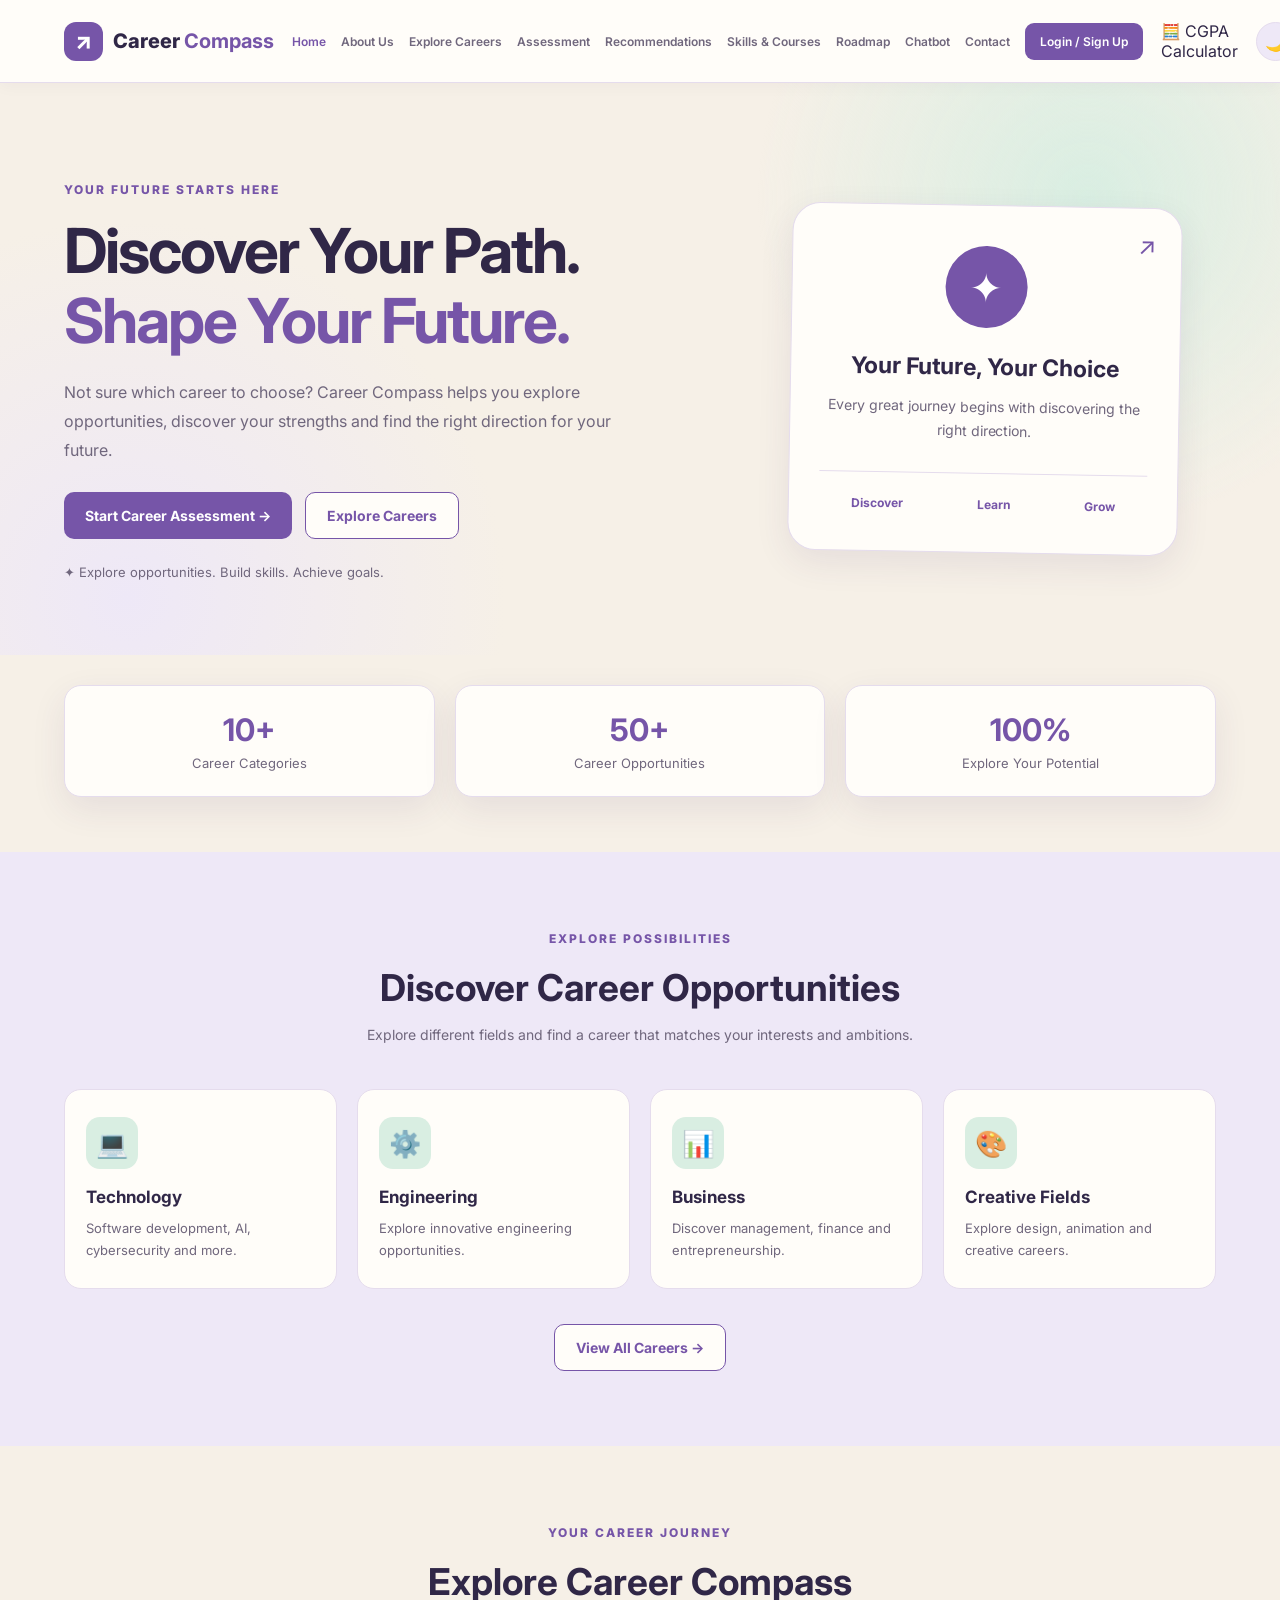
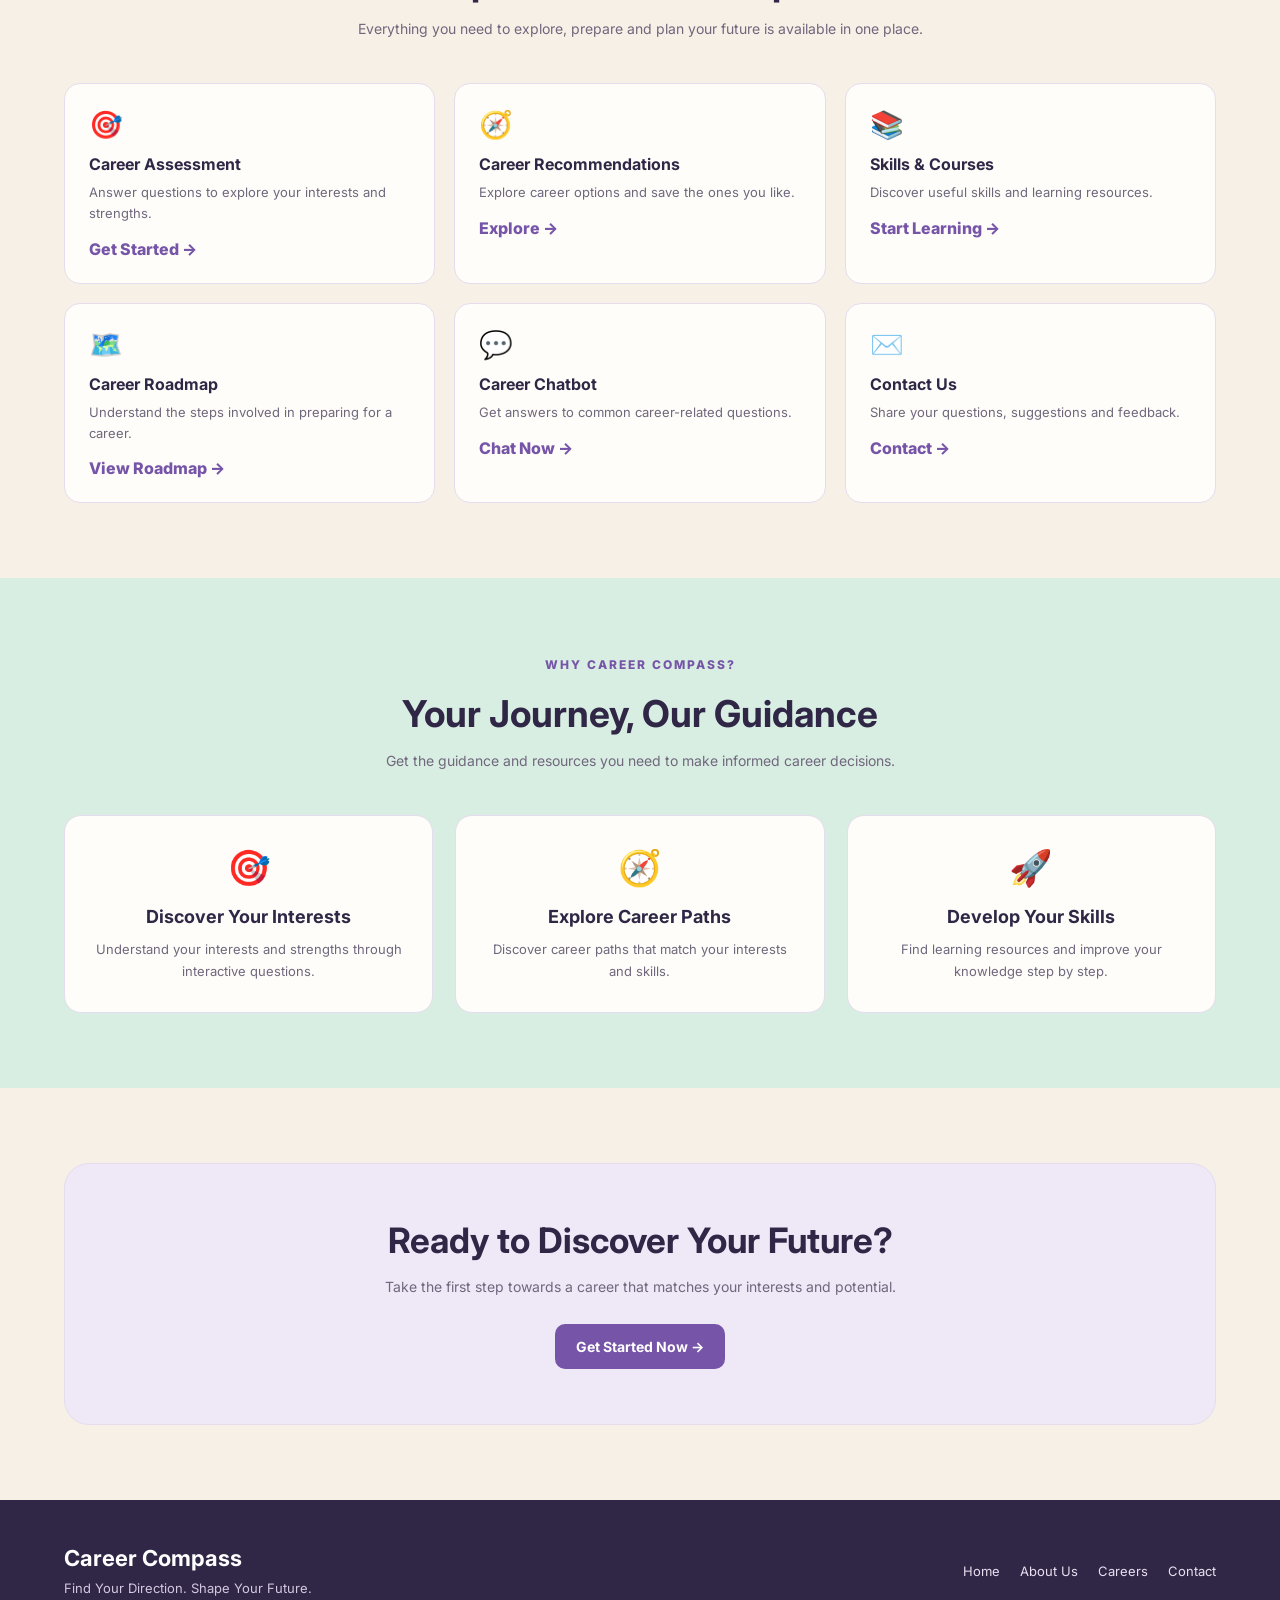
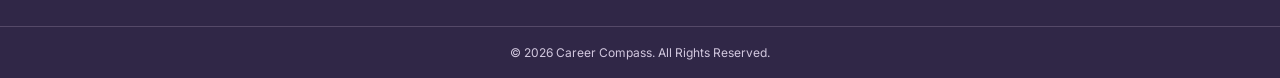
<file: index.html>
<!DOCTYPE html>
<html lang="en">
<head>
<meta charset="UTF-8">
<meta name="viewport" content="width=device-width, initial-scale=1.0">
<meta name="description" content="Career Compass helps students explore careers, discover strengths and plan their future.">

<title>Career Compass | Find Your Direction</title>

<link rel="preconnect" href="https://fonts.googleapis.com">
<link rel="preconnect" href="https://fonts.gstatic.com" crossorigin>
<link href="https://fonts.googleapis.com/css2?family=Inter:wght@400;500;600;700;800&display=swap" rel="stylesheet">

<style>
:root {
    --bg: #f6f0e7;
    --surface: #fffdf9;
    --surface-2: #eee8f7;
    --text: #302747;
    --muted: #70677d;
    --purple: #7655a8;
    --purple-dark: #573982;
    --mint: #d9eee2;
    --mint-dark: #a9d5bd;
    --border: #e5dced;
    --shadow: 0 12px 35px rgba(72, 48, 100, 0.09);
}

body.dark {
    --bg: #211c2d;
    --surface: #30283e;
    --surface-2: #40334f;
    --text: #f5efff;
    --muted: #c5b9d4;
    --purple: #c4a6ed;
    --purple-dark: #a986d9;
    --mint: #344d43;
    --mint-dark: #587d68;
    --border: #51435f;
    --shadow: 0 12px 35px rgba(0, 0, 0, 0.2);
}

* {
    margin: 0;
    padding: 0;
    box-sizing: border-box;
}

html {
    scroll-behavior: smooth;
}

body {
    font-family: 'Inter', sans-serif;
    background: var(--bg);
    color: var(--text);
    transition: background 0.3s, color 0.3s;
}

a {
    text-decoration: none;
    color: inherit;
}

button {
    font-family: inherit;
    cursor: pointer;
}

.container {
    width: min(1180px, 90%);
    margin: auto;
}

/* NAVIGATION */

.header {
    position: sticky;
    top: 0;
    z-index: 1000;
    background: var(--surface);
    border-bottom: 1px solid var(--border);
    box-shadow: 0 3px 15px rgba(50, 35, 70, 0.04);
}

.navbar {
    min-height: 82px;
    display: flex;
    align-items: center;
    justify-content: space-between;
    gap: 18px;
}

.logo {
    display: flex;
    align-items: center;
    gap: 10px;
    font-size: 20px;
    font-weight: 800;
    white-space: nowrap;
}

.logo strong {
    color: var(--purple);
}

.logo-icon {
    width: 39px;
    height: 39px;
    background: var(--purple);
    color: white;
    border-radius: 12px;
    display: grid;
    place-items: center;
    font-size: 23px;
}

.nav-links {
    display: flex;
    align-items: center;
    justify-content: center;
    gap: 15px;
}

.nav-links a {
    font-size: 12px;
    font-weight: 600;
    color: var(--muted);
    white-space: nowrap;
    transition: 0.2s;
}

.nav-links a:hover,
.nav-links a.active {
    color: var(--purple);
}

.nav-links .login-link {
    background: var(--purple);
    color: white;
    padding: 11px 15px;
    border-radius: 9px;
}

.nav-links .login-link:hover {
    background: var(--purple-dark);
    color: white;
}

.theme-toggle,
.menu-toggle {
    border: 1px solid var(--border);
    background: var(--surface-2);
    color: var(--text);
    width: 39px;
    height: 39px;
    border-radius: 50%;
    font-size: 18px;
    flex-shrink: 0;
}

.menu-toggle {
    display: none;
}

/* HERO SECTION */

.hero {
    padding: 95px 0 75px;
    background:
        radial-gradient(circle at 85% 20%, var(--mint) 0, transparent 28%),
        radial-gradient(circle at 10% 90%, var(--surface-2) 0, transparent 30%);
}

.hero-content {
    display: grid;
    grid-template-columns: 1.15fr 0.85fr;
    align-items: center;
    gap: 65px;
}

.tagline-label,
.section-label {
    display: inline-block;
    color: var(--purple);
    font-size: 12px;
    font-weight: 800;
    letter-spacing: 2px;
    margin-bottom: 19px;
}

.hero h1 {
    font-size: clamp(38px, 5vw, 62px);
    line-height: 1.13;
    letter-spacing: -2px;
    margin-bottom: 22px;
}

.hero h1 span {
    display: block;
    color: var(--purple);
}

.hero-text > p {
    color: var(--muted);
    font-size: 16px;
    line-height: 1.8;
    max-width: 590px;
    margin-bottom: 28px;
}

.hero-buttons {
    display: flex;
    flex-wrap: wrap;
    gap: 13px;
}

.btn {
    display: inline-flex;
    align-items: center;
    justify-content: center;
    padding: 14px 21px;
    border-radius: 10px;
    font-size: 14px;
    font-weight: 700;
    transition: 0.25s;
}

.primary-btn {
    background: var(--purple);
    color: white;
}

.primary-btn:hover {
    background: var(--purple-dark);
    transform: translateY(-3px);
}

.secondary-btn {
    background: var(--surface);
    border: 1px solid var(--purple);
    color: var(--purple);
}

.secondary-btn:hover {
    background: var(--surface-2);
    transform: translateY(-3px);
}

.hero-note {
    margin-top: 25px;
    color: var(--muted);
    font-size: 13px;
}

/* HERO VISUAL CARD */

.hero-visual {
    display: flex;
    justify-content: center;
}

.visual-card {
    position: relative;
    width: 100%;
    max-width: 390px;
    min-height: 340px;
    background: var(--surface);
    border: 1px solid var(--border);
    border-radius: 28px;
    padding: 40px 30px;
    text-align: center;
    box-shadow: var(--shadow);
    transform: rotate(1deg);
}

.visual-icon {
    width: 82px;
    height: 82px;
    display: grid;
    place-items: center;
    border-radius: 50%;
    background: var(--purple);
    color: white;
    font-size: 40px;
    margin: 0 auto 25px;
}

.visual-card h2 {
    font-size: 23px;
    margin-bottom: 14px;
}

.visual-card p {
    color: var(--muted);
    font-size: 14px;
    line-height: 1.7;
}

.visual-arrow {
    position: absolute;
    top: 22px;
    right: 25px;
    color: var(--purple);
    font-size: 24px;
}

.path-line {
    display: flex;
    justify-content: space-around;
    gap: 10px;
    border-top: 1px solid var(--border);
    margin-top: 30px;
    padding-top: 23px;
    color: var(--purple);
    font-size: 12px;
    font-weight: 700;
}

/* STATISTICS */

.statistics {
    display: grid;
    grid-template-columns: repeat(3, 1fr);
    gap: 20px;
    padding-top: 30px;
    padding-bottom: 55px;
}

.stat-card {
    background: var(--surface);
    border: 1px solid var(--border);
    border-radius: 17px;
    text-align: center;
    padding: 25px 15px;
    box-shadow: var(--shadow);
}

.stat-card h2 {
    color: var(--purple);
    font-size: 31px;
    margin-bottom: 7px;
}

.stat-card p {
    color: var(--muted);
    font-size: 13px;
}

/* COMMON SECTIONS */

.section-padding {
    padding: 75px 0;
}

.section-heading {
    text-align: center;
    max-width: 650px;
    margin: 0 auto 42px;
}

.section-heading h2 {
    font-size: clamp(27px, 4vw, 37px);
    margin-bottom: 13px;
}

.section-heading p {
    color: var(--muted);
    line-height: 1.7;
    font-size: 14px;
}

/* CAREER CATEGORIES */

.categories {
    background: var(--surface-2);
}

.category-grid {
    display: grid;
    grid-template-columns: repeat(4, 1fr);
    gap: 20px;
}

.category-card {
    background: var(--surface);
    padding: 27px 21px;
    border: 1px solid var(--border);
    border-radius: 17px;
    transition: 0.25s;
}

.category-card:hover {
    transform: translateY(-7px);
    box-shadow: var(--shadow);
}

.category-icon {
    width: 52px;
    height: 52px;
    display: grid;
    place-items: center;
    border-radius: 14px;
    background: var(--mint);
    font-size: 26px;
    margin-bottom: 18px;
}

.category-card h3 {
    font-size: 17px;
    margin-bottom: 10px;
}

.category-card p {
    color: var(--muted);
    font-size: 13px;
    line-height: 1.7;
}

.center-button {
    text-align: center;
    margin-top: 35px;
}

/* WEBSITE QUICK ACCESS */

.quick-section {
    background: var(--bg);
}

.quick-grid {
    display: grid;
    grid-template-columns: repeat(3, 1fr);
    gap: 19px;
}

.quick-card {
    display: block;
    padding: 24px;
    background: var(--surface);
    border: 1px solid var(--border);
    border-radius: 16px;
    transition: 0.25s;
}

.quick-card:hover {
    transform: translateY(-5px);
    box-shadow: var(--shadow);
    border-color: var(--purple);
}

.quick-icon {
    font-size: 27px;
    margin-bottom: 13px;
}

.quick-card h3 {
    font-size: 16px;
    margin-bottom: 8px;
}

.quick-card p {
    color: var(--muted);
    font-size: 13px;
    line-height: 1.6;
}

.quick-card .arrow {
    display: inline-block;
    color: var(--purple);
    font-weight: 800;
    margin-top: 15px;
}

/* WHY CHOOSE US */

.why-section {
    background: var(--mint);
}

.feature-grid {
    display: grid;
    grid-template-columns: repeat(3, 1fr);
    gap: 22px;
}

.feature-card {
    background: var(--surface);
    border-radius: 17px;
    padding: 30px 25px;
    text-align: center;
    border: 1px solid var(--border);
}

.feature-card > span {
    font-size: 35px;
}

.feature-card h3 {
    margin: 17px 0 11px;
    font-size: 18px;
}

.feature-card p {
    color: var(--muted);
    font-size: 13px;
    line-height: 1.7;
}

/* CALL TO ACTION */

.cta-section {
    margin-top: 75px;
    margin-bottom: 75px;
    padding: 55px 25px;
    text-align: center;
    background: var(--surface-2);
    border: 1px solid var(--border);
    border-radius: 25px;
}

.cta-section h2 {
    font-size: clamp(25px, 4vw, 35px);
    margin-bottom: 14px;
}

.cta-section p {
    color: var(--muted);
    margin-bottom: 25px;
    line-height: 1.7;
    font-size: 14px;
}

.cta-btn {
    background: var(--purple);
    color: white;
}

.cta-btn:hover {
    background: var(--purple-dark);
    transform: translateY(-3px);
}

/* FOOTER */

.footer {
    background: #302747;
    color: #fff;
    padding: 45px 0 18px;
}

.footer-content {
    display: flex;
    justify-content: space-between;
    align-items: center;
    gap: 25px;
    padding-bottom: 30px;
}

.footer h2 {
    font-size: 22px;
    margin-bottom: 9px;
}

.footer p {
    color: #d2c8df;
    font-size: 13px;
}

.footer-links {
    display: flex;
    flex-wrap: wrap;
    gap: 20px;
}

.footer-links a {
    color: #e8e0f0;
    font-size: 13px;
}

.footer-links a:hover {
    color: #c9a9f1;
}

.copyright {
    border-top: 1px solid #554968;
    padding-top: 18px;
    text-align: center;
    color: #d2c8df;
    font-size: 12px;
}

/* RESPONSIVE DESIGN */

@media (max-width: 1050px) {
    .navbar {
        flex-wrap: wrap;
        padding: 15px 0;
    }

    .menu-toggle {
        display: block;
        margin-left: auto;
    }

    .nav-links {
        display: none;
        order: 4;
        width: 100%;
        flex-direction: column;
        align-items: stretch;
        gap: 0;
        padding: 10px 0;
    }

    .nav-links.show {
        display: flex;
    }

    .nav-links a {
        font-size: 14px;
        padding: 12px;
        border-bottom: 1px solid var(--border);
    }

    .nav-links .login-link {
        margin-top: 8px;
        text-align: center;
    }

    .theme-toggle {
        order: 3;
    }

    .hero-content {
        gap: 30px;
    }

    .category-grid {
        grid-template-columns: repeat(2, 1fr);
    }
}

@media (max-width: 700px) {
    .hero {
        padding: 65px 0 45px;
    }

    .hero-content {
        grid-template-columns: 1fr;
        text-align: center;
    }

    .hero-text > p {
        margin-left: auto;
        margin-right: auto;
    }

    .hero-buttons {
        justify-content: center;
    }

    .hero-visual {
        margin-top: 15px;
    }

    .visual-card {
        max-width: 360px;
    }

    .statistics {
        grid-template-columns: 1fr;
        gap: 13px;
    }

    .category-grid,
    .quick-grid,
    .feature-grid {
        grid-template-columns: 1fr;
    }

    .section-padding {
        padding: 55px 0;
    }

    .footer-content {
        flex-direction: column;
        align-items: flex-start;
    }

    .footer-links {
        gap: 15px;
    }

    .cta-section {
        margin-top: 50px;
        margin-bottom: 50px;
    }
}
</style>
</head>

<body>

<!-- NAVIGATION BAR -->
<header class="header">
    <nav class="navbar container">

        <a href="index.html" class="logo">
            <span class="logo-icon">↗</span>
            <span>Career <strong>Compass</strong></span>
         </a>

        <button class="menu-toggle" id="menuToggle"
                aria-label="Open navigation menu"
                aria-expanded="false">
            ☰
        </button>

        <div class="nav-links" id="navLinks">
            <a href="index.html" class="active">Home</a>
            <a href="about.html">About Us</a>
            <a href="career.html">Explore Careers</a>
            <a href="assessment.html">Assessment</a>
            <a href="recommendations.html">Recommendations</a>
            <a href="skills.html">Skills & Courses</a>
            <a href="roadmap.html">Roadmap</a>
            <a href="chatbot.html">Chatbot</a>
            <a href="contact.html">Contact</a>
            <a href="login.html" class="login-link">Login / Sign Up</a>
        </div>

         <a href="calculator.html" class="cgpa-float">🧮 CGPA Calculator</a>

        <button class="theme-toggle" id="themeToggle"
                aria-label="Switch to dark mode"
                title="Change theme">
            🌙
        </button>
    </nav>
</header>


<main>

    <!-- HERO SECTION -->
    <section class="hero">
        <div class="container hero-content">

            <div class="hero-text">

                <span class="tagline-label">
                    YOUR FUTURE STARTS HERE
                </span>

                <h1>
                    Discover Your Path.
                    <span>Shape Your Future.</span>
                </h1>

                <p>
                    Not sure which career to choose?
                    Career Compass helps you explore opportunities,
                    discover your strengths and find the right
                    direction for your future.
                </p>

                <div class="hero-buttons">
                    <a href="assessment.html" class="btn primary-btn">
                        Start Career Assessment →
                    </a>

                    <a href="career.html" class="btn secondary-btn">
                        Explore Careers
                    </a>
                </div>

                <div class="hero-note">
                    ✦ Explore opportunities. Build skills. Achieve goals.
                </div>

            </div>

            <div class="hero-visual">
                <div class="visual-card">

                    <div class="visual-icon">✦</div>

                    <h2>Your Future, Your Choice</h2>

                    <p>
                        Every great journey begins with
                        discovering the right direction.
                    </p>

                    <div class="path-line">
                        <span>Discover</span>
                        <span>Learn</span>
                        <span>Grow</span>
                    </div>

                    <div class="visual-arrow">↗</div>

                </div>
            </div>

        </div>
    </section>


    <!-- STATISTICS -->
    <section class="statistics container">

        <div class="stat-card">
            <h2>10+</h2>
            <p>Career Categories</p>
        </div>

        <div class="stat-card">
            <h2>50+</h2>
            <p>Career Opportunities</p>
        </div>

        <div class="stat-card">
            <h2>100%</h2>
            <p>Explore Your Potential</p>
        </div>

    </section>


    <!-- CAREER CATEGORIES -->
    <section class="categories section-padding">
        <div class="container">

            <div class="section-heading">
                <span class="section-label">EXPLORE POSSIBILITIES</span>
                <h2>Discover Career Opportunities</h2>
                <p>
                    Explore different fields and find a career
                    that matches your interests and ambitions.
                </p>
            </div>

            <div class="category-grid">

                <a href="career.html" class="category-card">
                    <div class="category-icon">💻</div>
                    <h3>Technology</h3>
                    <p>Software development, AI, cybersecurity and more.</p>
                </a>

                <a href="career.html" class="category-card">
                    <div class="category-icon">⚙️</div>
                    <h3>Engineering</h3>
                    <p>Explore innovative engineering opportunities.</p>
                </a>

                <a href="career.html" class="category-card">
                    <div class="category-icon">📊</div>
                    <h3>Business</h3>
                    <p>Discover management, finance and entrepreneurship.</p>
                </a>

                <a href="career.html" class="category-card">
                    <div class="category-icon">🎨</div>
                    <h3>Creative Fields</h3>
                    <p>Explore design, animation and creative careers.</p>
                </a>

            </div>

            <div class="center-button">
                <a href="career.html" class="btn secondary-btn">
                    View All Careers →
                </a>
            </div>

        </div>
    </section>


    <!-- QUICK ACCESS TO WEBSITE PAGES -->
    <section class="quick-section section-padding">
        <div class="container">

            <div class="section-heading">
                <span class="section-label">YOUR CAREER JOURNEY</span>
                <h2>Explore Career Compass</h2>
                <p>
                    Everything you need to explore, prepare and plan
                    your future is available in one place.
                </p>
            </div>

            <div class="quick-grid">

                <a href="assessment.html" class="quick-card">
                    <div class="quick-icon">🎯</div>
                    <h3>Career Assessment</h3>
                    <p>Answer questions to explore your interests and strengths.</p>
                    <span class="arrow">Get Started →</span>
                </a>

                <a href="recommendations.html" class="quick-card">
                    <div class="quick-icon">🧭</div>
                    <h3>Career Recommendations</h3>
                    <p>Explore career options and save the ones you like.</p>
                    <span class="arrow">Explore →</span>
                </a>

                <a href="skills.html" class="quick-card">
                    <div class="quick-icon">📚</div>
                    <h3>Skills & Courses</h3>
                    <p>Discover useful skills and learning resources.</p>
                    <span class="arrow">Start Learning →</span>
                </a>

                <a href="roadmap.html" class="quick-card">
                    <div class="quick-icon">🗺️</div>
                    <h3>Career Roadmap</h3>
                    <p>Understand the steps involved in preparing for a career.</p>
                    <span class="arrow">View Roadmap →</span>
                </a>

                <a href="chatbot.html" class="quick-card">
                    <div class="quick-icon">💬</div>
                    <h3>Career Chatbot</h3>
                    <p>Get answers to common career-related questions.</p>
                    <span class="arrow">Chat Now →</span>
                </a>

                <a href="contact.html" class="quick-card">
                    <div class="quick-icon">✉️</div>
                    <h3>Contact Us</h3>
                    <p>Share your questions, suggestions and feedback.</p>
                    <span class="arrow">Contact →</span>
                </a>

            </div>

        </div>
    </section>


    <!-- WHY CHOOSE US -->
    <section class="why-section section-padding">
        <div class="container">

            <div class="section-heading">
                <span class="section-label">WHY CAREER COMPASS?</span>
                <h2>Your Journey, Our Guidance</h2>
                <p>
                    Get the guidance and resources you need
                    to make informed career decisions.
                </p>
            </div>

            <div class="feature-grid">

                <div class="feature-card">
                    <span>🎯</span>
                    <h3>Discover Your Interests</h3>
                    <p>
                        Understand your interests and strengths
                        through interactive questions.
                    </p>
                </div>

                <div class="feature-card">
                    <span>🧭</span>
                    <h3>Explore Career Paths</h3>
                    <p>
                        Discover career paths that match
                        your interests and skills.
                    </p>
                </div>

                <div class="feature-card">
                    <span>🚀</span>
                    <h3>Develop Your Skills</h3>
                    <p>
                        Find learning resources and improve
                        your knowledge step by step.
                    </p>
                </div>

            </div>

        </div>
    </section>


    <!-- CALL TO ACTION -->
    <section class="cta-section container">

        <h2>Ready to Discover Your Future?</h2>

        <p>
            Take the first step towards a career
            that matches your interests and potential.
        </p>

        <a href="assessment.html" class="btn cta-btn">
            Get Started Now →
        </a>

    </section>

</main>


<!-- FOOTER -->
<footer class="footer">

    <div class="container footer-content">

        <div>
            <h2>Career Compass</h2>
            <p>Find Your Direction. Shape Your Future.</p>
        </div>

        <div class="footer-links">
            <a href="index.html">Home</a>
            <a href="about.html">About Us</a>
            <a href="career.html">Careers</a>
            <a href="contact.html">Contact</a>
        </div>

    </div>

    <div class="copyright">
        © <span id="currentYear"></span> Career Compass.
        All Rights Reserved.
    </div>

</footer>


<script>
// MOBILE NAVIGATION

const menuToggle = document.getElementById("menuToggle");
const navLinks = document.getElementById("navLinks");

menuToggle.addEventListener("click", function () {
    navLinks.classList.toggle("show");

    const isOpen = navLinks.classList.contains("show");

    menuToggle.setAttribute("aria-expanded", isOpen);
    menuToggle.textContent = isOpen ? "✕" : "☰";
});

// CLOSE MOBILE MENU AFTER CLICKING A LINK

document.querySelectorAll(".nav-links a").forEach(function(link) {
    link.addEventListener("click", function() {
        navLinks.classList.remove("show");
        menuToggle.setAttribute("aria-expanded", "false");
        menuToggle.textContent = "☰";
    });
});

// DARK AND LIGHT MODE

const themeToggle = document.getElementById("themeToggle");

function updateThemeButton() {
    const isDark = document.body.classList.contains("dark");

    themeToggle.textContent = isDark ? "☀️" : "🌙";

    themeToggle.setAttribute(
        "aria-label",
        isDark ? "Switch to light mode" : "Switch to dark mode"
    );
}

// Load previously selected theme

if (localStorage.getItem("careerCompassTheme") === "dark") {
    document.body.classList.add("dark");
}

updateThemeButton();

// Change theme when clicked

themeToggle.addEventListener("click", function() {
    document.body.classList.toggle("dark");

    const currentTheme =
        document.body.classList.contains("dark") ? "dark" : "light";

    localStorage.setItem("careerCompassTheme", currentTheme);

    updateThemeButton();
});

// AUTOMATIC CURRENT YEAR

document.getElementById("currentYear").textContent =
    new Date().getFullYear();

</script>

</body>
</html>
</file>
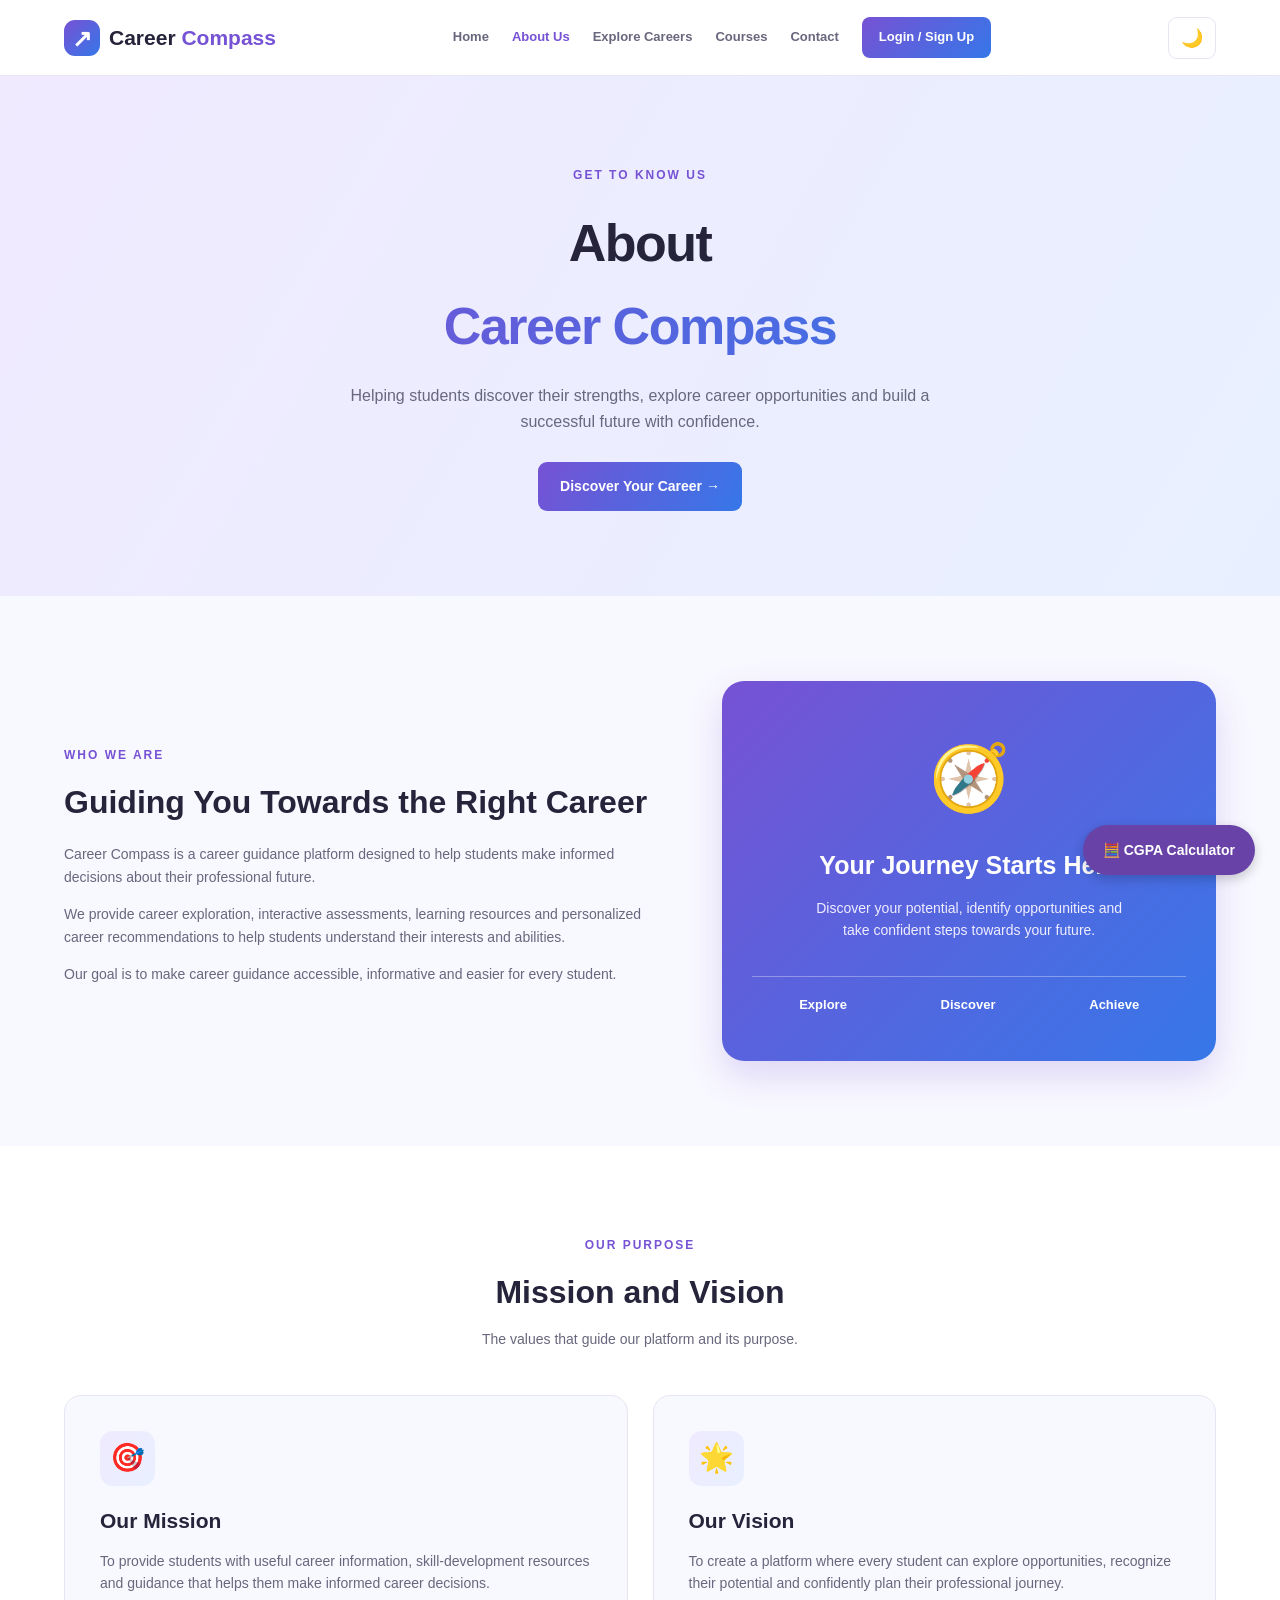
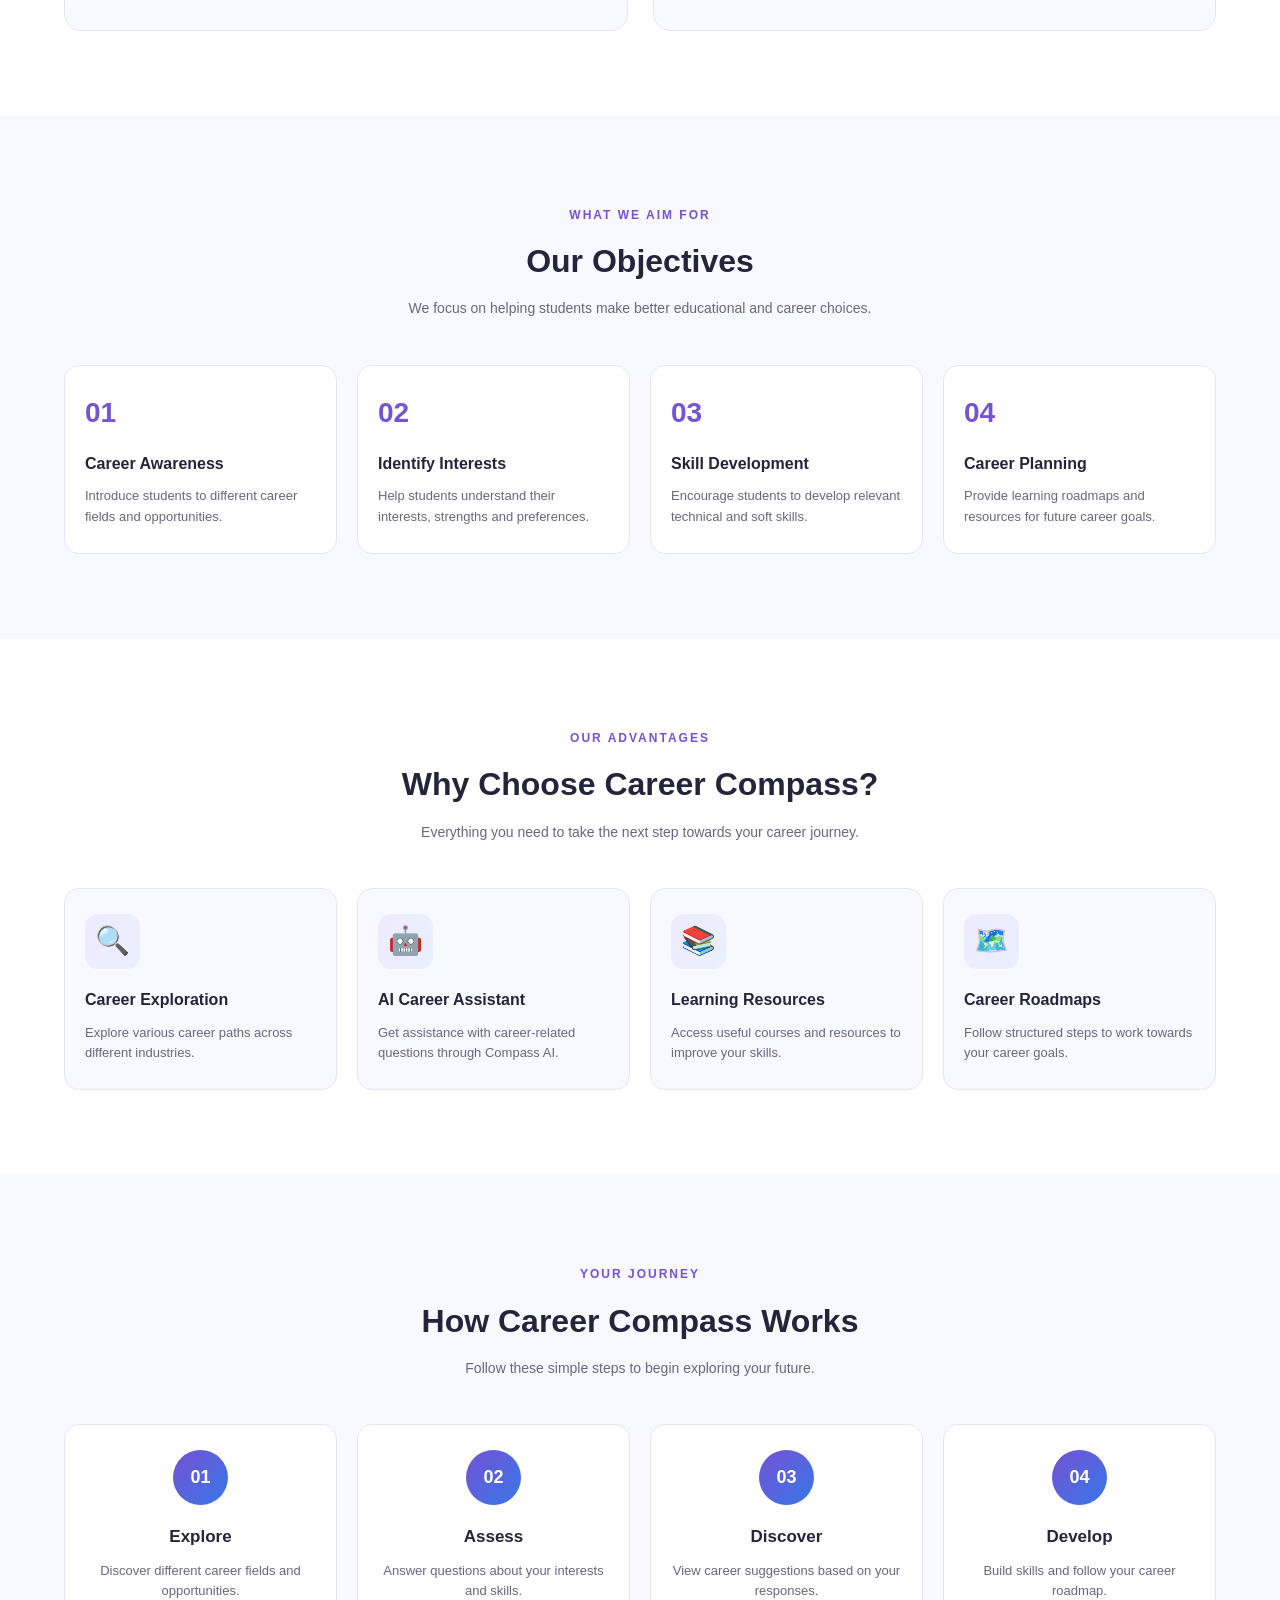
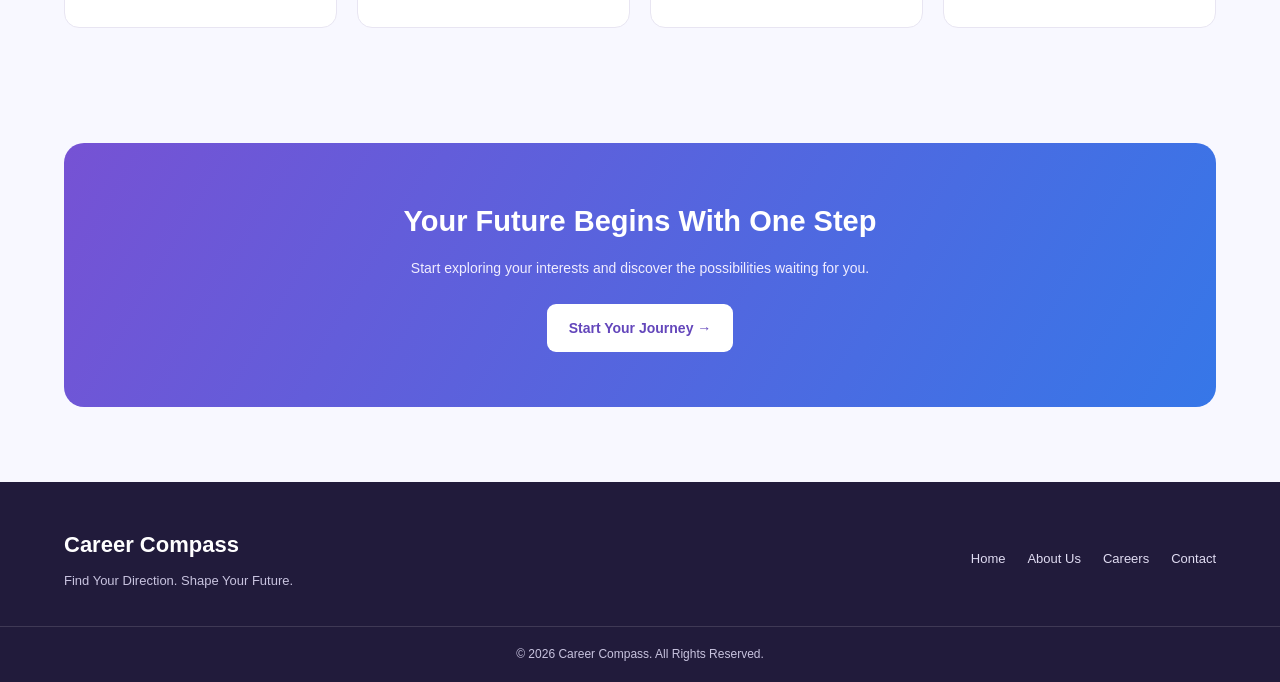
<file: about.html>
<!DOCTYPE html>
<html lang="en">

<head>
    <meta charset="UTF-8">
    <meta name="viewport" content="width=device-width, initial-scale=1.0">

    <title>About Us | Career Compass</title>

    <link rel="stylesheet" href="style.css">
</head>

<body>

    <!-- NAVIGATION BAR -->
    <header class="header">
        <nav class="navbar container">

            <a href="index.html" class="logo">
                <span class="logo-icon">↗</span>
                <span>Career <strong>Compass</strong></span>
            </a>

            <button class="menu-toggle" id="menuToggle"
                    aria-label="Open navigation menu"
                    aria-expanded="false">
                ☰
            </button>

            <div class="nav-links" id="navLinks">
                <a href="index.html">Home</a>
                <a href="about.html" class="active">About Us</a>
                <a href="career.html">Explore Careers</a>
                <a href="skills.html">Courses</a>
                <a href="contact.html">Contact</a>
                <a href="login.html" class="login-link">Login / Sign Up</a>
            </div>

            <a href="calculator.html" class="cgpa-float">🧮 CGPA Calculator</a>

            <button class="theme-toggle" id="themeToggle"
                    aria-label="Switch to dark mode">
                🌙
            </button>

        </nav>
    </header>


    <main>

        <!-- ABOUT HERO SECTION -->
        <section class="about-hero">

            <div class="container about-hero-content">

                <span class="section-label">GET TO KNOW US</span>

                <h1>
                    About <span>Career Compass</span>
                </h1>

                <p>
                    Helping students discover their strengths,
                    explore career opportunities and build
                    a successful future with confidence.
                </p>

                <a href="assessment.html" class="btn primary-btn">
                    Discover Your Career →
                </a>

            </div>

        </section>


        <!-- ABOUT INTRODUCTION -->
        <section class="about-intro section-padding">

            <div class="container about-intro-grid">

                <div class="about-intro-text">

                    <span class="section-label">WHO WE ARE</span>

                    <h2>
                        Guiding You Towards the Right Career
                    </h2>

                    <p>
                        Career Compass is a career guidance platform
                        designed to help students make informed
                        decisions about their professional future.
                    </p>

                    <p>
                        We provide career exploration, interactive
                        assessments, learning resources and
                        personalized career recommendations
                        to help students understand their
                        interests and abilities.
                    </p>

                    <p>
                        Our goal is to make career guidance
                        accessible, informative and easier
                        for every student.
                    </p>

                </div>


                <div class="about-highlight">

                    <div class="highlight-symbol">🧭</div>

                    <h2>Your Journey Starts Here</h2>

                    <p>
                        Discover your potential, identify
                        opportunities and take confident
                        steps towards your future.
                    </p>

                    <div class="highlight-bottom">
                        <span>Explore</span>
                        <span>Discover</span>
                        <span>Achieve</span>
                    </div>

                </div>

            </div>

        </section>


        <!-- MISSION AND VISION -->
        <section class="mission-section section-padding">

            <div class="container">

                <div class="section-heading">
                    <span class="section-label">OUR PURPOSE</span>
                    <h2>Mission and Vision</h2>
                    <p>
                        The values that guide our platform
                        and its purpose.
                    </p>
                </div>


                <div class="mission-grid">

                    <div class="mission-card">

                        <div class="about-card-icon">🎯</div>

                        <h3>Our Mission</h3>

                        <p>
                            To provide students with useful career
                            information, skill-development resources
                            and guidance that helps them make
                            informed career decisions.
                        </p>

                    </div>


                    <div class="mission-card">

                        <div class="about-card-icon">🌟</div>

                        <h3>Our Vision</h3>

                        <p>
                            To create a platform where every student
                            can explore opportunities, recognize
                            their potential and confidently plan
                            their professional journey.
                        </p>

                    </div>

                </div>

            </div>

        </section>


        <!-- OBJECTIVES -->
        <section class="objectives-section section-padding">

            <div class="container">

                <div class="section-heading">

                    <span class="section-label">WHAT WE AIM FOR</span>

                    <h2>Our Objectives</h2>

                    <p>
                        We focus on helping students make
                        better educational and career choices.
                    </p>

                </div>


                <div class="objectives-grid">

                    <div class="objective-card">
                        <span>01</span>
                        <h3>Career Awareness</h3>
                        <p>
                            Introduce students to different
                            career fields and opportunities.
                        </p>
                    </div>

                    <div class="objective-card">
                        <span>02</span>
                        <h3>Identify Interests</h3>
                        <p>
                            Help students understand their
                            interests, strengths and preferences.
                        </p>
                    </div>

                    <div class="objective-card">
                        <span>03</span>
                        <h3>Skill Development</h3>
                        <p>
                            Encourage students to develop
                            relevant technical and soft skills.
                        </p>
                    </div>

                    <div class="objective-card">
                        <span>04</span>
                        <h3>Career Planning</h3>
                        <p>
                            Provide learning roadmaps and
                            resources for future career goals.
                        </p>
                    </div>

                </div>

            </div>

        </section>


        <!-- WHY CHOOSE US -->
        <section class="choose-section section-padding">

            <div class="container">

                <div class="section-heading">

                    <span class="section-label">OUR ADVANTAGES</span>

                    <h2>Why Choose Career Compass?</h2>

                    <p>
                        Everything you need to take the next
                        step towards your career journey.
                    </p>

                </div>


                <div class="choose-grid">

                    <div class="choose-card">
                        <div class="about-card-icon">🔍</div>
                        <h3>Career Exploration</h3>
                        <p>
                            Explore various career paths
                            across different industries.
                        </p>
                    </div>

                    <div class="choose-card">
                        <div class="about-card-icon">🤖</div>
                        <h3>AI Career Assistant</h3>
                        <p>
                            Get assistance with career-related
                            questions through Compass AI.
                        </p>
                    </div>

                    <div class="choose-card">
                        <div class="about-card-icon">📚</div>
                        <h3>Learning Resources</h3>
                        <p>
                            Access useful courses and
                            resources to improve your skills.
                        </p>
                    </div>

                    <div class="choose-card">
                        <div class="about-card-icon">🗺️</div>
                        <h3>Career Roadmaps</h3>
                        <p>
                            Follow structured steps to
                            work towards your career goals.
                        </p>
                    </div>

                </div>

            </div>

        </section>


        <!-- HOW IT WORKS -->
        <section class="how-section section-padding">

            <div class="container">

                <div class="section-heading">

                    <span class="section-label">YOUR JOURNEY</span>

                    <h2>How Career Compass Works</h2>

                    <p>
                        Follow these simple steps to begin
                        exploring your future.
                    </p>

                </div>


                <div class="steps-grid">

                    <div class="step-card">
                        <div class="step-number">01</div>
                        <h3>Explore</h3>
                        <p>
                            Discover different career
                            fields and opportunities.
                        </p>
                    </div>

                    <div class="step-card">
                        <div class="step-number">02</div>
                        <h3>Assess</h3>
                        <p>
                            Answer questions about your
                            interests and skills.
                        </p>
                    </div>

                    <div class="step-card">
                        <div class="step-number">03</div>
                        <h3>Discover</h3>
                        <p>
                            View career suggestions
                            based on your responses.
                        </p>
                    </div>

                    <div class="step-card">
                        <div class="step-number">04</div>
                        <h3>Develop</h3>
                        <p>
                            Build skills and follow
                            your career roadmap.
                        </p>
                    </div>

                </div>

            </div>

        </section>


        <!-- CALL TO ACTION -->
        <section class="about-cta container">

            <h2>Your Future Begins With One Step</h2>

            <p>
                Start exploring your interests and discover
                the possibilities waiting for you.
            </p>

            <a href="assessment.html" class="btn cta-btn">
                Start Your Journey →
            </a>

        </section>

    </main>


    <!-- FOOTER -->
    <footer class="footer">

        <div class="container footer-content">

            <div>
                <h2>Career Compass</h2>
                <p>Find Your Direction. Shape Your Future.</p>
            </div>

            <div class="footer-links">
                <a href="index.html">Home</a>
                <a href="about.html">About Us</a>
                <a href="careers.html">Careers</a>
                <a href="contact.html">Contact</a>
            </div>

        </div>

        <div class="copyright">
            © <span id="currentYear"></span> Career Compass.
            All Rights Reserved.
        </div>

    </footer>


    <script src="script.js"></script>

</body>
</html>
</file>
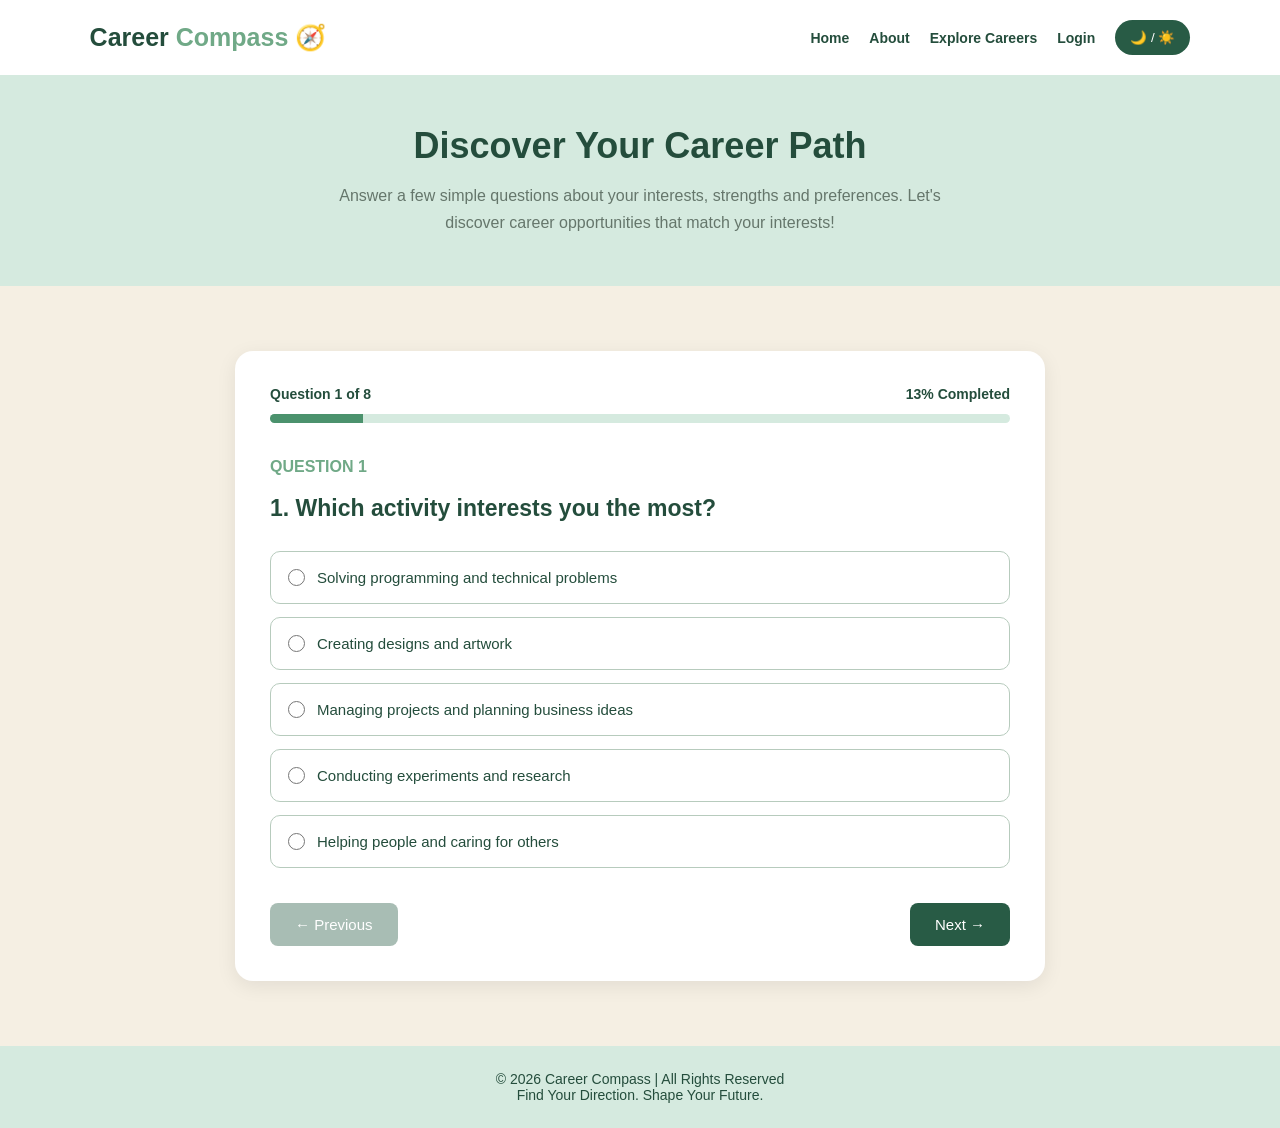
<file: assessment.html>
<!DOCTYPE html>
<html lang="en">
<head>
<meta charset="UTF-8">
<meta name="viewport" content="width=device-width, initial-scale=1.0">
<title>Career Assessment | Career Compass</title>

<style>
* {
    margin: 0;
    padding: 0;
    box-sizing: border-box;
    font-family: Arial, sans-serif;
}

:root {
    --bg: #f5efe3;
    --card: #ffffff;
    --text: #244d3c;
    --green: #285b45;
    --mint: #d5eadf;
    --muted: #65766b;
    --border: #b7cbbd;
}

body.dark {
    --bg: #172a22;
    --card: #263d32;
    --text: #edf5ee;
    --green: #9bcbb0;
    --mint: #395b49;
    --muted: #c0cec3;
    --border: #567363;
}

body {
    background: var(--bg);
    color: var(--text);
    transition: 0.3s;
}

/* HEADER */

header {
    display: flex;
    justify-content: space-between;
    align-items: center;
    padding: 20px 7%;
    background: var(--card);
    flex-wrap: wrap;
    gap: 15px;
}

.logo {
    font-size: 25px;
    font-weight: bold;
}

.logo span {
    color: #70a987;
}

nav {
    display: flex;
    align-items: center;
    gap: 20px;
    flex-wrap: wrap;
}

nav a {
    text-decoration: none;
    color: var(--text);
    font-weight: bold;
    font-size: 14px;
}

nav a:hover {
    color: #70a987;
}

.theme-btn {
    padding: 10px 15px;
    border: none;
    border-radius: 20px;
    background: var(--green);
    color: white;
    cursor: pointer;
}

/* HERO */

.hero {
    background: var(--mint);
    text-align: center;
    padding: 50px 20px;
}

.hero h1 {
    font-size: 36px;
    margin-bottom: 15px;
}

.hero p {
    max-width: 650px;
    margin: auto;
    line-height: 1.7;
    color: var(--muted);
}

/* MAIN CONTAINER */

.main-container {
    max-width: 850px;
    margin: 45px auto;
    padding: 20px;
}

.assessment-box {
    background: var(--card);
    padding: 35px;
    border-radius: 18px;
    box-shadow: 0 5px 20px rgba(0,0,0,0.08);
}

/* PROGRESS BAR */

.progress-info {
    display: flex;
    justify-content: space-between;
    margin-bottom: 12px;
    font-size: 14px;
    font-weight: bold;
}

.progress-bar {
    width: 100%;
    height: 9px;
    background: var(--mint);
    border-radius: 20px;
    overflow: hidden;
    margin-bottom: 35px;
}

.progress {
    width: 0%;
    height: 100%;
    background: #4b926d;
    transition: 0.3s;
}

/* QUESTIONS */

.question-number {
    color: #70a987;
    font-weight: bold;
    margin-bottom: 15px;
}

.question-title {
    font-size: 23px;
    margin-bottom: 25px;
    line-height: 1.5;
}

.options {
    display: flex;
    flex-direction: column;
    gap: 13px;
}

.option {
    padding: 17px;
    border: 1px solid var(--border);
    border-radius: 10px;
    cursor: pointer;
    transition: 0.2s;
    display: flex;
    align-items: center;
    gap: 12px;
}

.option:hover {
    background: var(--mint);
}

.option.selected {
    background: var(--mint);
    border: 2px solid #4b926d;
}

.option input {
    accent-color: #285b45;
    width: 17px;
    height: 17px;
}

.option span {
    font-size: 15px;
}

/* BUTTONS */

.button-group {
    display: flex;
    justify-content: space-between;
    margin-top: 35px;
    gap: 15px;
}

.action-btn {
    padding: 13px 25px;
    border: none;
    border-radius: 8px;
    background: var(--green);
    color: white;
    font-size: 15px;
    cursor: pointer;
}

.action-btn:disabled {
    opacity: 0.4;
    cursor: not-allowed;
}

.action-btn:hover:not(:disabled) {
    opacity: 0.85;
}

.error {
    color: #d9534f;
    margin-top: 15px;
    font-size: 14px;
}

/* RESULT SECTION */

#resultSection {
    display: none;
    text-align: center;
}

.result-icon {
    font-size: 65px;
    margin-bottom: 15px;
}

#resultSection h2 {
    font-size: 28px;
    margin-bottom: 15px;
}

.result-description {
    line-height: 1.7;
    color: var(--muted);
    margin-bottom: 25px;
}

.result-card {
    background: var(--mint);
    padding: 22px;
    border-radius: 12px;
    margin-bottom: 15px;
    text-align: left;
}

.result-card h3 {
    margin-bottom: 10px;
}

.result-card p {
    line-height: 1.6;
    color: var(--muted);
    font-size: 14px;
}

.score {
    display: inline-block;
    background: var(--green);
    color: white;
    padding: 7px 13px;
    border-radius: 20px;
    margin-bottom: 12px;
    font-size: 13px;
}

.result-actions {
    display: flex;
    justify-content: center;
    gap: 15px;
    flex-wrap: wrap;
    margin-top: 25px;
}

footer {
    background: var(--mint);
    padding: 25px;
    text-align: center;
    font-size: 14px;
}

/* RESPONSIVE */

@media(max-width: 600px) {

    header {
        flex-direction: column;
    }

    nav {
        justify-content: center;
    }

    .hero h1 {
        font-size: 28px;
    }

    .assessment-box {
        padding: 22px;
    }

    .question-title {
        font-size: 19px;
    }

    .option {
        padding: 14px;
    }

    .button-group {
        flex-wrap: wrap;
    }

    .action-btn {
        padding: 12px 18px;
    }
}
</style>
</head>

<body>

<!-- HEADER -->

<header>

    <div class="logo">
        Career <span>Compass</span> 🧭
    </div>

    <nav>
        <a href="index.html">Home</a>
        <a href="about.html">About</a>
        <a href="career.html">Explore Careers</a>
        <a href="login.html">Login</a>

        <button class="theme-btn" onclick="toggleTheme()">
            🌙 / ☀️
        </button>
    </nav>

</header>

<!-- HERO SECTION -->

<section class="hero">

    <h1>Discover Your Career Path </h1>

    <p>
        Answer a few simple questions about your interests,
        strengths and preferences. Let's discover career
        opportunities that match your interests!
    </p>

</section>

<!-- ASSESSMENT -->

<div class="main-container">

    <div class="assessment-box">

        <!-- QUESTION SECTION -->

        <div id="quizSection">

            <div class="progress-info">

                <span id="questionCount">Question 1 of 8</span>

                <span id="progressPercent">0% Completed</span>

            </div>

            <div class="progress-bar">

                <div class="progress" id="progressBar"></div>

            </div>

            <div id="questionArea"></div>

            <p class="error" id="errorMessage"></p>

            <div class="button-group">

                <button class="action-btn"
                    id="prevBtn" onclick="previousQuestion()" disabled>
                    ← Previous
                </button>

                <button class="action-btn"
                    id="nextBtn" onclick="nextQuestion()">
                    Next →
                </button>

            </div>

        </div>

        <!-- RESULT SECTION -->

        <div id="resultSection">

            <div class="result-icon">🎯</div>

            <h2>Your Career Assessment Results!</h2>

            <p class="result-description">
                Based on your answers, here are some career
                areas that may match your interests and preferences.
            </p>

            <div id="resultCards"></div>

            <div class="result-actions">

                <button class="action-btn" onclick="restartQuiz()">
                    Retake Assessment
                </button>

                <button class="action-btn"
                    onclick="location.href='career.html'">
                    Explore Careers
                </button>

            </div>

        </div>

    </div>

</div>

<!-- FOOTER -->

<footer>
    <p>© 2026 Career Compass | All Rights Reserved</p>
    <p>Find Your Direction. Shape Your Future.</p>
</footer>

<script>

// QUESTION DATA

const questions = [

{
    question: "1. Which activity interests you the most?",
    options: [
        {text: "Solving programming and technical problems", category: "Technology"},
        {text: "Creating designs and artwork", category: "Design"},
        {text: "Managing projects and planning business ideas", category: "Business"},
        {text: "Conducting experiments and research", category: "Science"},
        {text: "Helping people and caring for others", category: "Healthcare"}
    ]
},

{
    question: "2. What type of work environment do you prefer?",
    options: [
        {text: "Technology labs and software companies", category: "Technology"},
        {text: "Creative studios and design spaces", category: "Design"},
        {text: "Corporate offices and business environments", category: "Business"},
        {text: "Research laboratories", category: "Science"},
        {text: "Hospitals and healthcare centres", category: "Healthcare"}
    ]
},

{
    question: "3. Which skill would you most like to improve?",
    options: [
        {text: "Programming and logical thinking", category: "Technology"},
        {text: "Creativity and visual communication", category: "Design"},
        {text: "Leadership and communication", category: "Business"},
        {text: "Scientific investigation and analysis", category: "Science"},
        {text: "Patient care and medical knowledge", category: "Healthcare"}
    ]
},

{
    question: "4. What kind of problems do you enjoy solving?",
    options: [
        {text: "Computer and software-related problems", category: "Technology"},
        {text: "Visual and design challenges", category: "Design"},
        {text: "Business and financial challenges", category: "Business"},
        {text: "Scientific and environmental problems", category: "Science"},
        {text: "Health and patient-related problems", category: "Healthcare"}
    ]
},

{
    question: "5. Which subject do you enjoy learning?",
    options: [
        {text: "Computer Science and Mathematics", category: "Technology"},
        {text: "Art and Design", category: "Design"},
        {text: "Economics and Management", category: "Business"},
        {text: "Physics, Chemistry and Biology", category: "Science"},
        {text: "Biology and Health Sciences", category: "Healthcare"}
    ]
},

{
    question: "6. Which project would you prefer to work on?",
    options: [
        {text: "Developing a mobile application", category: "Technology"},
        {text: "Designing a website interface", category: "Design"},
        {text: "Creating a business startup plan", category: "Business"},
        {text: "Researching climate change", category: "Science"},
        {text: "Developing a healthcare awareness program", category: "Healthcare"}
    ]
},

{
    question: "7. What is your biggest strength?",
    options: [
        {text: "Logical thinking and problem solving", category: "Technology"},
        {text: "Imagination and creativity", category: "Design"},
        {text: "Leadership and decision making", category: "Business"},
        {text: "Observation and curiosity", category: "Science"},
        {text: "Empathy and helping others", category: "Healthcare"}
    ]
},

{
    question: "8. What would make you happiest in your future career?",
    options: [
        {text: "Building innovative technologies", category: "Technology"},
        {text: "Creating beautiful and useful designs", category: "Design"},
        {text: "Leading teams and achieving business goals", category: "Business"},
        {text: "Discovering new knowledge and solutions", category: "Science"},
        {text: "Improving people's health and well-being", category: "Healthcare"}
    ]
}

];

// CAREER INFORMATION

const careerInfo = {

    Technology: {
        icon: "💻",
        description: "You may enjoy technology, programming, digital innovation and solving technical challenges.",
        careers: ["Software Developer", "Data Scientist", "Cybersecurity Analyst"]
    },

    Design: {
        icon: "🎨",
        description: "Your interests may match creative thinking, visual communication and digital design.",
        careers: ["UI/UX Designer", "Web Designer", "Graphic Designer"]
    },

    Business: {
        icon: "📈",
        description: "You may enjoy planning, management, leadership and business decision-making.",
        careers: ["Business Analyst", "Digital Marketer", "Financial Analyst"]
    },

    Science: {
        icon: "🔬",
        description: "You may be interested in research, experimentation and scientific discoveries.",
        careers: ["Research Scientist", "Environmental Scientist", "Data Researcher"]
    },

    Healthcare: {
        icon: "🩺",
        description: "Your interests may match helping people, healthcare services and medical knowledge.",
        careers: ["Doctor", "Nurse", "Healthcare Researcher"]
    }

};

// VARIABLES

let currentQuestion = 0;

let answers = new Array(questions.length).fill(null);

// DISPLAY QUESTION

function displayQuestion() {

    const question = questions[currentQuestion];

    document.getElementById("questionCount").textContent =
        "Question " + (currentQuestion + 1) +
        " of " + questions.length;

    const progress =
        ((currentQuestion + 1) / questions.length) * 100;

    document.getElementById("progressBar").style.width =
        progress + "%";

    document.getElementById("progressPercent").textContent =
        Math.round(progress) + "% Completed";

    let html = `
        <div class="question-number">
            QUESTION ${currentQuestion + 1}
        </div>

        <h2 class="question-title">
            ${question.question}
        </h2>

        <div class="options">
    `;

    question.options.forEach((option, index) => {

        const selected = answers[currentQuestion] === index;

        html += `
            <label class="option ${selected ? "selected" : ""}">

                <input type="radio"
                    name="answer"
                    value="${index}"
                    ${selected ? "checked" : ""}
                    onchange="selectAnswer(${index})">

                <span>${option.text}</span>

            </label>
        `;

    });

    html += "</div>";

    document.getElementById("questionArea").innerHTML = html;

    document.getElementById("prevBtn").disabled =
        currentQuestion === 0;

    document.getElementById("nextBtn").textContent =
        currentQuestion === questions.length - 1
        ? "View Results →"
        : "Next →";

    document.getElementById("errorMessage").textContent = "";

}

// SELECT ANSWER

function selectAnswer(index) {

    answers[currentQuestion] = index;

    displayQuestion();

}

// NEXT QUESTION

function nextQuestion() {

    if (answers[currentQuestion] === null) {

        document.getElementById("errorMessage").textContent =
            "Please select an answer before continuing.";

        return;
    }

    if (currentQuestion < questions.length - 1) {

        currentQuestion++;

        displayQuestion();

    } else {

        calculateResults();

    }

}

// PREVIOUS QUESTION

function previousQuestion() {

    if (currentQuestion > 0) {

        currentQuestion--;

        displayQuestion();

    }

}

// CALCULATE RESULTS

function calculateResults() {

    const scores = {

        Technology: 0,
        Design: 0,
        Business: 0,
        Science: 0,
        Healthcare: 0

    };

    answers.forEach((answer, index) => {

        const selectedOption =
            questions[index].options[answer];

        scores[selectedOption.category]++;

    });

    const sortedResults = Object.entries(scores)
        .sort((a, b) => b[1] - a[1]);

    showResults(sortedResults);

}

// DISPLAY RESULTS

function showResults(results) {

    document.getElementById("quizSection").style.display = "none";

    document.getElementById("resultSection").style.display = "block";

    const resultCards = document.getElementById("resultCards");

    resultCards.innerHTML = "";

    const topScore = results[0][1];

    // Show all categories that tie for the highest score.
    // If only one category leads, show the next-best category too.

    let recommendations = results.filter(
        result => result[1] === topScore
    );

    if (recommendations.length === 1 && results.length > 1) {
        recommendations.push(results[1]);
    }

    recommendations.forEach(result => {

        const category = result[0];

        const score = result[1];

        const info = careerInfo[category];

        const percentage = Math.round(
            (score / questions.length) * 100
        );

        resultCards.innerHTML += `

            <div class="result-card">

                <h3>${info.icon} ${category}</h3>

                <span class="score">
                    Interest Score: ${score}/${questions.length}
                </span>

                <p>${info.description}</p>

                <h3 style="margin-top:15px;">
                    Suggested Careers
                </h3>

                <p>${info.careers.join(" • ")}</p>

                <p style="margin-top:10px;">
                    Your score: ${percentage}% of your answers
                </p>

            </div>

        `;

    });

    window.scrollTo({
        top: 0,
        behavior: "smooth"
    });

}

// RESTART ASSESSMENT

function restartQuiz() {

    currentQuestion = 0;

    answers = new Array(questions.length).fill(null);

    document.getElementById("quizSection").style.display = "block";

    document.getElementById("resultSection").style.display = "none";

    displayQuestion();

    window.scrollTo({
        top: 0,
        behavior: "smooth"
    });

}

// DARK AND LIGHT MODE

function toggleTheme() {

    document.body.classList.toggle("dark");

}

// START QUIZ

displayQuestion();

</script>

</body>
</html>
</file>
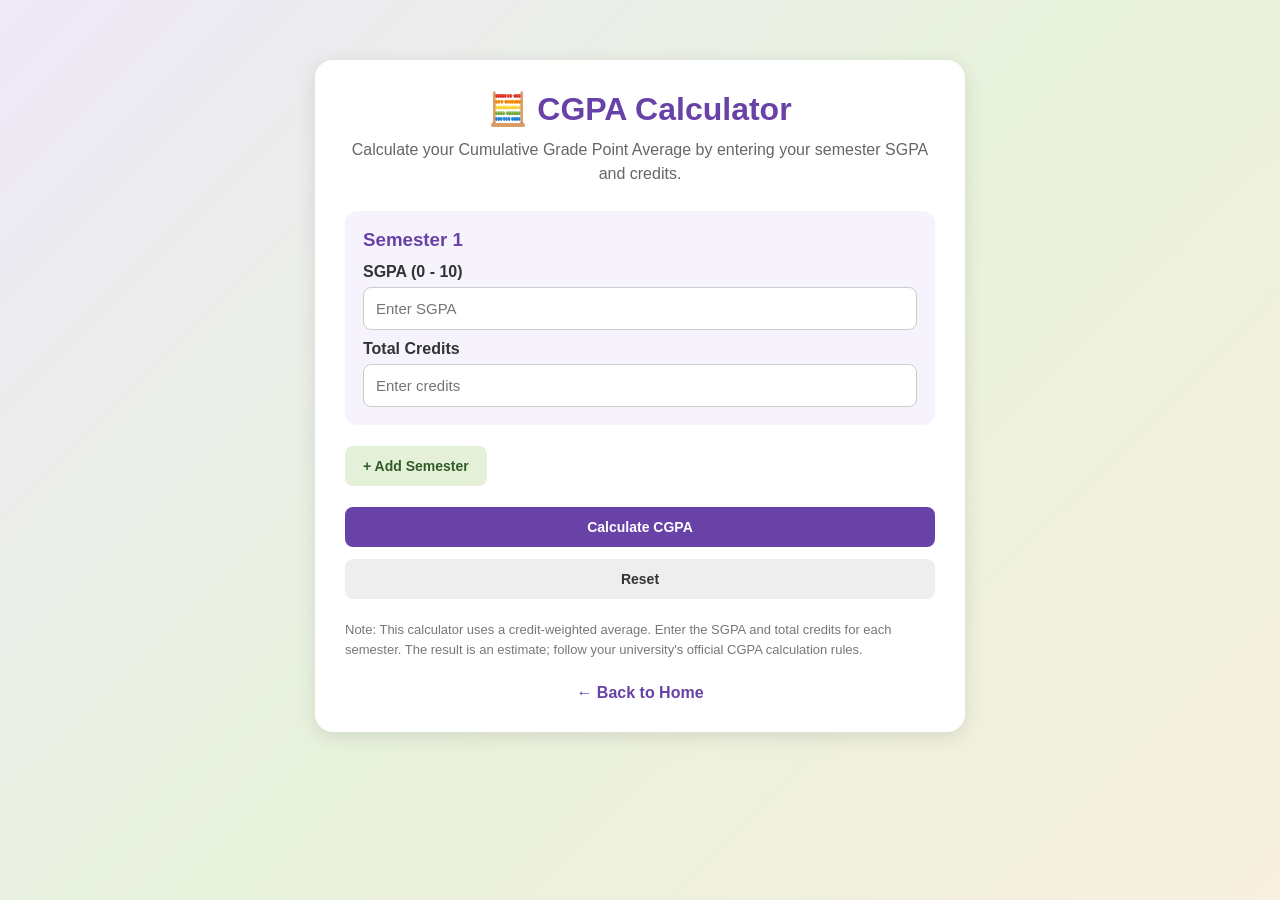
<file: calculator.html>
<!DOCTYPE html>
<html lang="en">
<head>
    <meta charset="UTF-8">
    <meta name="viewport" content="width=device-width, initial-scale=1.0">
    <title>CGPA Calculator | CareerCompass</title>

    <style>
        * {
            margin: 0;
            padding: 0;
            box-sizing: border-box;
        }

        body {
            font-family: Arial, sans-serif;
            background: linear-gradient(135deg, #eee8f8, #e8f2dc, #f7efdf);
            min-height: 100vh;
            padding: 30px 15px;
        }

        .container {
            max-width: 650px;
            margin: 30px auto;
            background: white;
            padding: 30px;
            border-radius: 18px;
            box-shadow: 0 5px 20px rgba(0,0,0,0.1);
        }

        h1 {
            text-align: center;
            color: #6842a6;
            margin-bottom: 10px;
        }

        .description {
            text-align: center;
            color: #666;
            margin-bottom: 25px;
            line-height: 1.5;
        }

        .semester {
            background: #f7f3fc;
            padding: 18px;
            border-radius: 12px;
            margin-bottom: 15px;
        }

        .semester h3 {
            color: #6842a6;
            margin-bottom: 12px;
        }

        label {
            display: block;
            margin: 10px 0 6px;
            font-weight: bold;
            color: #333;
        }

        input {
            width: 100%;
            padding: 12px;
            border: 1px solid #ccc;
            border-radius: 8px;
            font-size: 15px;
        }

        button {
            padding: 12px 18px;
            border: none;
            border-radius: 8px;
            cursor: pointer;
            font-size: 14px;
            font-weight: bold;
            margin: 6px 4px 6px 0;
        }

        .add-btn {
            background: #e5f0d9;
            color: #315c28;
        }

        .calculate-btn {
            background: #6842a6;
            color: white;
            width: 100%;
            margin-top: 15px;
        }

        .reset-btn {
            background: #eee;
            color: #333;
            width: 100%;
        }

        .remove-btn {
            background: #f8dddd;
            color: #a22;
            margin-top: 12px;
        }

        #result {
            display: none;
            margin-top: 22px;
            padding: 22px;
            text-align: center;
            background: #eaf3df;
            border-radius: 12px;
        }

        #result h2 {
            color: #315c28;
            margin-bottom: 10px;
        }

        #cgpaValue {
            font-size: 36px;
            font-weight: bold;
            color: #6842a6;
        }

        .back {
            display: block;
            text-align: center;
            margin-top: 25px;
            color: #6842a6;
            text-decoration: none;
            font-weight: bold;
        }

        .note {
            color: #777;
            font-size: 13px;
            margin-top: 15px;
            line-height: 1.5;
        }

        @media (max-width: 500px) {
            .container {
                padding: 20px;
            }
        }
    </style>
</head>

<body>

<div class="container">

    <h1>🧮 CGPA Calculator</h1>

    <p class="description">
        Calculate your Cumulative Grade Point Average
        by entering your semester SGPA and credits.
    </p>

    <div id="semesterContainer">

        <div class="semester">
            <h3>Semester 1</h3>

            <label>SGPA (0 - 10)</label>
            <input type="number" class="sgpa"
                   placeholder="Enter SGPA"
                   min="0" max="10" step="0.01">

            <label>Total Credits</label>
            <input type="number" class="credits"
                   placeholder="Enter credits"
                   min="1" step="1">
        </div>

    </div>

    <button class="add-btn" onclick="addSemester()">
        + Add Semester
    </button>

    <button class="calculate-btn" onclick="calculateCGPA()">
        Calculate CGPA
    </button>

    <button class="reset-btn" onclick="resetCalculator()">
        Reset
    </button>

    <div id="result" aria-live="polite">
        <h2>Your CGPA</h2>
        <div id="cgpaValue">0.00</div>
        <p id="message"></p>
    </div>

    <p class="note">
        Note: This calculator uses a credit-weighted average.
        Enter the SGPA and total credits for each semester.
        The result is an estimate; follow your university's
        official CGPA calculation rules.
    </p>

    <a href="index.html" class="back">
        ← Back to Home
    </a>

</div>

<script>

    let semesterCount = 1;

    function addSemester() {

        semesterCount++;

        const container =
            document.getElementById("semesterContainer");

        const semester = document.createElement("div");

        semester.className = "semester";

        semester.innerHTML = `
            <h3>Semester ${semesterCount}</h3>

            <label>SGPA (0 - 10)</label>
            <input type="number" class="sgpa"
                   placeholder="Enter SGPA"
                   min="0" max="10" step="0.01">

            <label>Total Credits</label>
            <input type="number" class="credits"
                   placeholder="Enter credits"
                   min="1" step="1">

            <button class="remove-btn"
                    onclick="removeSemester(this)">
                Remove Semester
            </button>
        `;

        container.appendChild(semester);

        document.getElementById("result").style.display = "none";
    }

    function removeSemester(button) {

        button.parentElement.remove();

        updateSemesterNames();

        document.getElementById("result").style.display = "none";
    }

    function updateSemesterNames() {

        const semesters =
            document.querySelectorAll(".semester");

        semesterCount = semesters.length;

        semesters.forEach((semester, index) => {
            semester.querySelector("h3").textContent =
                "Semester " + (index + 1);
        });
    }

    function calculateCGPA() {

        const sgpaInputs =
            document.querySelectorAll(".sgpa");

        const creditInputs =
            document.querySelectorAll(".credits");

        let totalPoints = 0;
        let totalCredits = 0;

        for (let i = 0; i < sgpaInputs.length; i++) {

            const sgpa = sgpaInputs[i].value;
            const credits = creditInputs[i].value;

            if (
                sgpa === "" ||
                credits === "" ||
                !Number.isFinite(Number(sgpa)) ||
                !Number.isFinite(Number(credits)) ||
                Number(sgpa) < 0 ||
                Number(sgpa) > 10 ||
                Number(credits) <= 0 ||
                !Number.isInteger(Number(credits))
            ) {
                alert("Please enter valid SGPA and credits for every semester.");
                return;
            }

            totalPoints += Number(sgpa) * Number(credits);
            totalCredits += Number(credits);
        }

        if (totalCredits === 0) {
            alert("Please add semester details first.");
            return;
        }

        const cgpa = totalPoints / totalCredits;

        document.getElementById("cgpaValue").textContent =
            cgpa.toFixed(2);

        document.getElementById("message").textContent =
            "Your calculated CGPA is " + cgpa.toFixed(2);

        document.getElementById("result").style.display =
            "block";
    }

    function resetCalculator() {

        document.getElementById("semesterContainer").innerHTML = `
            <div class="semester">
                <h3>Semester 1</h3>

                <label>SGPA (0 - 10)</label>
                <input type="number" class="sgpa"
                       placeholder="Enter SGPA"
                       min="0" max="10" step="0.01">

                <label>Total Credits</label>
                <input type="number" class="credits"
                       placeholder="Enter credits"
                       min="1" step="1">
            </div>
        `;

        semesterCount = 1;

        document.getElementById("result").style.display =
            "none";
    }

</script>

</body>
</html>
</file>
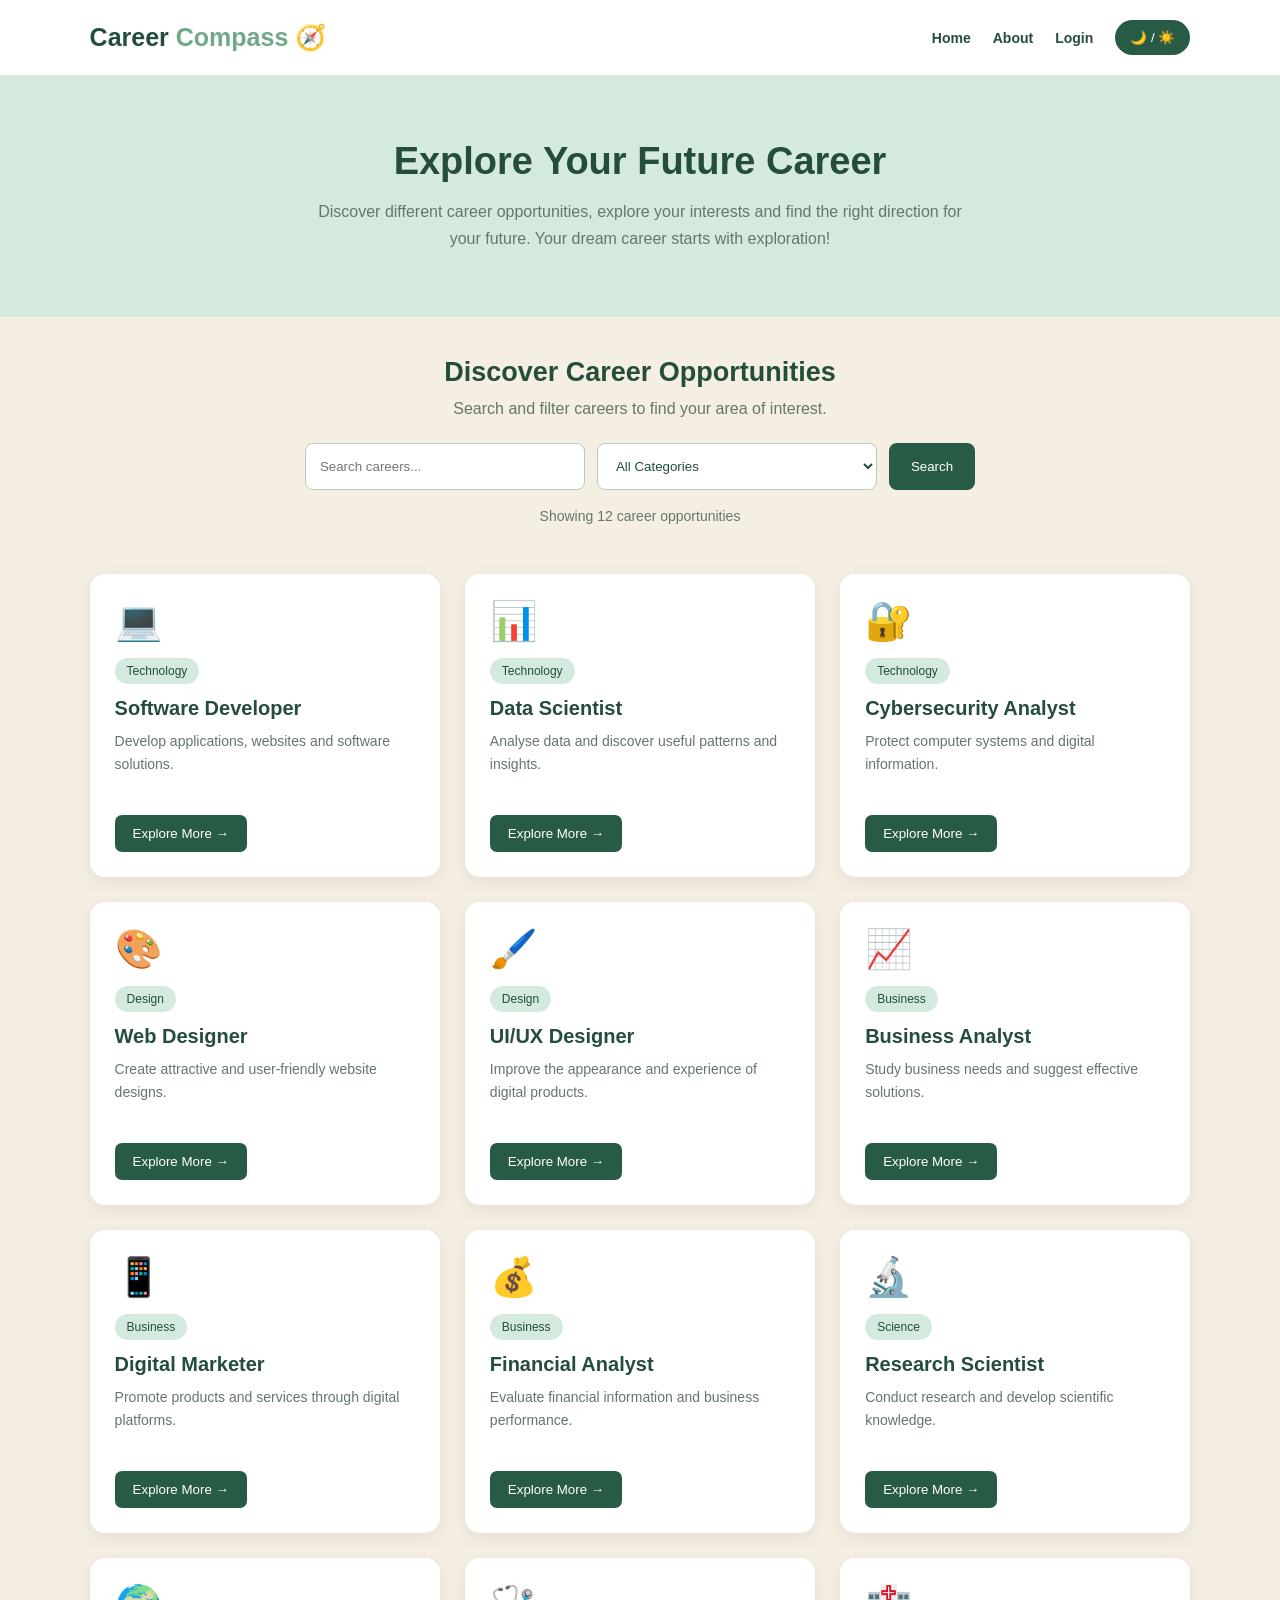
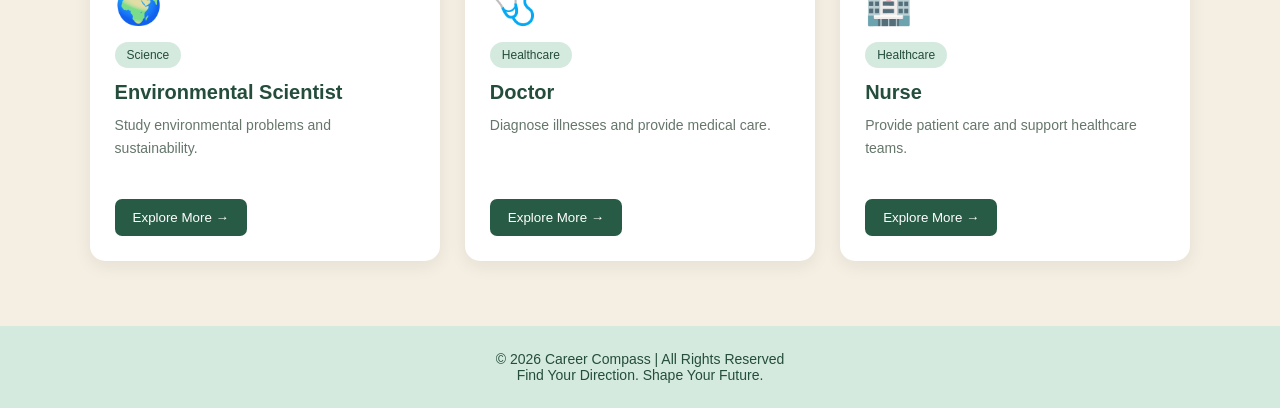
<file: career.html>
<!DOCTYPE html>
<html lang="en">
<head>
<meta charset="UTF-8">
<meta name="viewport" content="width=device-width, initial-scale=1.0">
<title>Explore Careers | Career Compass</title>

<style>
* {
    margin: 0;
    padding: 0;
    box-sizing: border-box;
    font-family: Arial, sans-serif;
}

:root {
    --bg: #f5efe3;
    --card: #ffffff;
    --text: #244d3c;
    --green: #285b45;
    --mint: #d5eadf;
    --input: #ffffff;
    --muted: #65766b;
}

body.dark {
    --bg: #172a22;
    --card: #263d32;
    --text: #edf5ee;
    --green: #9bcbb0;
    --mint: #395b49;
    --input: #344b3e;
    --muted: #c0cec3;
}

body {
    background: var(--bg);
    color: var(--text);
    transition: 0.3s;
}

/* NAVIGATION */

header {
    display: flex;
    justify-content: space-between;
    align-items: center;
    padding: 20px 7%;
    background: var(--card);
    flex-wrap: wrap;
    gap: 15px;
}

.logo {
    font-size: 25px;
    font-weight: bold;
}

.logo span {
    color: #70a987;
}

nav {
    display: flex;
    align-items: center;
    gap: 22px;
    flex-wrap: wrap;
}

nav a {
    text-decoration: none;
    color: var(--text);
    font-weight: bold;
    font-size: 14px;
}

nav a:hover {
    color: #70a987;
}

.theme-btn {
    padding: 10px 15px;
    border: none;
    border-radius: 20px;
    background: var(--green);
    color: white;
    cursor: pointer;
}

/* HERO SECTION */

.hero {
    text-align: center;
    padding: 65px 20px;
    background: var(--mint);
}

.hero h1 {
    font-size: 38px;
    margin-bottom: 15px;
}

.hero p {
    font-size: 16px;
    line-height: 1.7;
    max-width: 650px;
    margin: auto;
    color: var(--muted);
}

/* SEARCH SECTION */

.search-section {
    padding: 40px 7% 20px;
    text-align: center;
}

.search-section h2 {
    margin-bottom: 12px;
    font-size: 27px;
}

.search-section p {
    color: var(--muted);
    margin-bottom: 25px;
}

.search-box {
    display: flex;
    justify-content: center;
    gap: 12px;
    flex-wrap: wrap;
}

.search-box input,
.search-box select {
    padding: 14px;
    width: 280px;
    max-width: 100%;
    border: 1px solid #b7cbbd;
    border-radius: 8px;
    background: var(--input);
    color: var(--text);
    outline: none;
}

.search-box input:focus,
.search-box select:focus {
    border-color: #4b926d;
}

.search-box button {
    padding: 13px 22px;
    background: var(--green);
    color: white;
    border: none;
    border-radius: 8px;
    cursor: pointer;
}

#resultCount {
    margin-top: 18px;
    color: var(--muted);
    font-size: 14px;
}

/* CAREER CARDS */

.career-section {
    padding: 30px 7% 65px;
}

.career-grid {
    display: grid;
    grid-template-columns: repeat(3, 1fr);
    gap: 25px;
}

.career-card {
    background: var(--card);
    border-radius: 15px;
    padding: 25px;
    box-shadow: 0 5px 18px rgba(0,0,0,0.07);
    transition: 0.3s;
}

.career-card:hover {
    transform: translateY(-6px);
}

.career-icon {
    font-size: 38px;
    margin-bottom: 15px;
}

.career-card h3 {
    margin-bottom: 10px;
    font-size: 20px;
}

.category {
    display: inline-block;
    padding: 6px 12px;
    background: var(--mint);
    border-radius: 20px;
    font-size: 12px;
    margin-bottom: 13px;
}

.career-card p {
    color: var(--muted);
    line-height: 1.6;
    font-size: 14px;
    min-height: 67px;
}

.explore-btn {
    margin-top: 18px;
    padding: 11px 18px;
    background: var(--green);
    color: white;
    border: none;
    border-radius: 7px;
    cursor: pointer;
}

.explore-btn:hover {
    opacity: 0.85;
}

.no-results {
    display: none;
    text-align: center;
    padding: 40px;
    color: var(--muted);
    grid-column: 1 / -1;
}

/* CAREER DETAILS MODAL */

.modal {
    display: none;
    position: fixed;
    inset: 0;
    background: rgba(0,0,0,0.65);
    justify-content: center;
    align-items: center;
    padding: 20px;
    z-index: 10;
}

.modal-content {
    background: var(--card);
    color: var(--text);
    padding: 30px;
    border-radius: 15px;
    max-width: 480px;
    width: 100%;
    max-height: 85vh;
    overflow-y: auto;
}

.modal-content h2 {
    margin-bottom: 15px;
}

.modal-content p {
    line-height: 1.7;
    color: var(--muted);
    margin-bottom: 12px;
}

.modal-content h3 {
    margin: 15px 0 8px;
}

.modal-content ul {
    padding-left: 22px;
    line-height: 1.8;
}

.close-btn {
    float: right;
    border: none;
    background: var(--mint);
    color: var(--text);
    padding: 7px 12px;
    border-radius: 6px;
    cursor: pointer;
}

/* FOOTER */

footer {
    background: var(--mint);
    padding: 25px;
    text-align: center;
    font-size: 14px;
}

/* RESPONSIVE DESIGN */

@media(max-width: 900px) {
    .career-grid {
        grid-template-columns: repeat(2, 1fr);
    }
}

@media(max-width: 600px) {
    header {
        flex-direction: column;
    }

    nav {
        justify-content: center;
    }

    .hero h1 {
        font-size: 29px;
    }

    .career-grid {
        grid-template-columns: 1fr;
    }

    .search-box {
        flex-direction: column;
        align-items: center;
    }

    .search-box input,
    .search-box select,
    .search-box button {
        width: 100%;
    }
}
</style>
</head>

<body>

<!-- NAVIGATION -->

<header>
    <div class="logo">
        Career <span>Compass</span> 🧭
    </div>

    <nav>
        <a href="index.html">Home</a>
        <a href="about.html">About</a>
        <a href="login.html">Login</a>

        <button class="theme-btn" onclick="toggleTheme()">
            🌙 / ☀️
        </button>
    </nav>
</header>

<!-- HERO SECTION -->

<section class="hero">
    <h1>Explore Your Future Career </h1>

    <p>
        Discover different career opportunities, explore your interests
        and find the right direction for your future.
        Your dream career starts with exploration!
    </p>
</section>

<!-- SEARCH AND FILTER -->

<section class="search-section">

    <h2>Discover Career Opportunities</h2>

    <p>Search and filter careers to find your area of interest.</p>

    <div class="search-box">

        <input type="text" id="searchInput"
        placeholder="Search careers...">

        <select id="categoryFilter">
            <option value="All">All Categories</option>
            <option value="Technology">Technology</option>
            <option value="Design">Design</option>
            <option value="Business">Business</option>
            <option value="Science">Science</option>
            <option value="Healthcare">Healthcare</option>
        </select>

        <button onclick="filterCareers()">Search</button>

    </div>

    <div id="resultCount"></div>

</section>

<!-- CAREER CARDS -->

<section class="career-section">

    <div class="career-grid" id="careerGrid">

        <div class="no-results" id="noResults">
            <h2>No careers found!</h2>
            <p>Try another career name or category.</p>
        </div>

    </div>

</section>

<!-- CAREER DETAILS POPUP -->

<div class="modal" id="careerModal">

    <div class="modal-content">

        <button class="close-btn" onclick="closeModal()">✕</button>

        <div id="modalDetails"></div>

    </div>

</div>

<!-- FOOTER -->

<footer>
    <p>© 2026 Career Compass | All Rights Reserved</p>
    <p>Find Your Direction. Shape Your Future.</p>
</footer>

<script>

// CAREER INFORMATION

const careers = [

{
    name: "Software Developer",
    category: "Technology",
    icon: "💻",
    description: "Develop applications, websites and software solutions.",
    skills: ["Programming", "Problem Solving", "Logical Thinking"],
    education: "Computer Science, IT or related degree.",
    details: "Software developers design, develop, test and maintain software applications used in everyday life."
},

{
    name: "Data Scientist",
    category: "Technology",
    icon: "📊",
    description: "Analyse data and discover useful patterns and insights.",
    skills: ["Python", "Statistics", "Data Analysis"],
    education: "Computer Science, Mathematics or Data Science.",
    details: "Data scientists use data analysis and machine learning techniques to solve real-world problems."
},

{
    name: "Cybersecurity Analyst",
    category: "Technology",
    icon: "🔐",
    description: "Protect computer systems and digital information.",
    skills: ["Networking", "Security", "Problem Solving"],
    education: "Computer Science or Cybersecurity.",
    details: "Cybersecurity analysts help organisations identify security risks and protect their digital systems."
},

{
    name: "Web Designer",
    category: "Design",
    icon: "🎨",
    description: "Create attractive and user-friendly website designs.",
    skills: ["HTML", "CSS", "Creativity"],
    education: "Web Design, Computer Science or related field.",
    details: "Web designers plan the appearance and layout of websites to make them visually appealing and easy to use."
},

{
    name: "UI/UX Designer",
    category: "Design",
    icon: "🖌️",
    description: "Improve the appearance and experience of digital products.",
    skills: ["Design Thinking", "Creativity", "User Research"],
    education: "Design, Computer Science or related field.",
    details: "UI/UX designers create easy-to-use digital experiences by understanding user needs."
},

{
    name: "Business Analyst",
    category: "Business",
    icon: "📈",
    description: "Study business needs and suggest effective solutions.",
    skills: ["Communication", "Analysis", "Critical Thinking"],
    education: "Business Administration, IT or related degree.",
    details: "Business analysts connect business requirements with technical solutions and help improve organisational processes."
},

{
    name: "Digital Marketer",
    category: "Business",
    icon: "📱",
    description: "Promote products and services through digital platforms.",
    skills: ["Communication", "Creativity", "Marketing"],
    education: "Marketing, Business or related field.",
    details: "Digital marketers use online platforms and strategies to reach audiences and promote brands."
},

{
    name: "Financial Analyst",
    category: "Business",
    icon: "💰",
    description: "Evaluate financial information and business performance.",
    skills: ["Mathematics", "Analysis", "Excel"],
    education: "Finance, Accounting or Business.",
    details: "Financial analysts study financial data and help organisations make informed financial decisions."
},

{
    name: "Research Scientist",
    category: "Science",
    icon: "🔬",
    description: "Conduct research and develop scientific knowledge.",
    skills: ["Research", "Observation", "Critical Thinking"],
    education: "Science degree and often postgraduate study.",
    details: "Research scientists conduct experiments and investigate scientific questions to develop new knowledge."
},

{
    name: "Environmental Scientist",
    category: "Science",
    icon: "🌍",
    description: "Study environmental problems and sustainability.",
    skills: ["Research", "Analysis", "Environmental Awareness"],
    education: "Environmental Science or related degree.",
    details: "Environmental scientists study ecosystems, pollution and environmental challenges to support sustainable solutions."
},

{
    name: "Doctor",
    category: "Healthcare",
    icon: "🩺",
    description: "Diagnose illnesses and provide medical care.",
    skills: ["Communication", "Medical Knowledge", "Decision Making"],
    education: "Medical degree and required professional training.",
    details: "Doctors examine patients, diagnose health conditions and provide treatment."
},

{
    name: "Nurse",
    category: "Healthcare",
    icon: "🏥",
    description: "Provide patient care and support healthcare teams.",
    skills: ["Communication", "Compassion", "Teamwork"],
    education: "Recognised Nursing qualification.",
    details: "Nurses support patients, monitor their health and work with other healthcare professionals."
}

];

// DISPLAY CAREERS

function displayCareers(list) {

    const grid = document.getElementById("careerGrid");

    grid.innerHTML = "";

    if (list.length === 0) {
        grid.innerHTML = `
            <div class="no-results" style="display:block">
                <h2>No careers found!</h2>
                <p>Try another search or category.</p>
            </div>`;
    }

    list.forEach((career) => {

        const index = careers.indexOf(career);

        const card = document.createElement("div");

        card.className = "career-card";

        card.innerHTML = `
            <div class="career-icon">${career.icon}</div>

            <span class="category">${career.category}</span>

            <h3>${career.name}</h3>

            <p>${career.description}</p>

            <button class="explore-btn"
                onclick="showDetails(${index})">
                Explore More →
            </button>
        `;

        grid.appendChild(card);

    });

    document.getElementById("resultCount").textContent =
        "Showing " + list.length + " career opportunities";

}

// SEARCH AND FILTER

function filterCareers() {

    const search =
        document.getElementById("searchInput")
        .value.toLowerCase().trim();

    const category =
        document.getElementById("categoryFilter").value;

    const filtered = careers.filter((career) => {

        const matchesSearch =
            career.name.toLowerCase().includes(search) ||
            career.description.toLowerCase().includes(search) ||
            career.skills.some(skill =>
                skill.toLowerCase().includes(search)
            );

        const matchesCategory =
            category === "All" ||
            career.category === category;

        return matchesSearch && matchesCategory;

    });

    displayCareers(filtered);

}

// CAREER DETAILS

function showDetails(index) {

    const career = careers[index];

    const details = document.getElementById("modalDetails");

    details.innerHTML = `
        <h2>${career.icon} ${career.name}</h2>

        <span class="category">${career.category}</span>

        <p>${career.details}</p>

        <h3>Required Skills</h3>

        <ul>
            ${career.skills.map(skill => `<li>${skill}</li>`).join("")}
        </ul>

        <h3>Educational Qualification</h3>

        <p>${career.education}</p>
    `;

    document.getElementById("careerModal").style.display = "flex";

}

// CLOSE POPUP

function closeModal() {

    document.getElementById("careerModal").style.display = "none";

}

// CLOSE WHEN CLICKING OUTSIDE

document.getElementById("careerModal").addEventListener("click",
    function(event) {

        if (event.target === this) {
            closeModal();
        }

    }
);

// LIVE SEARCH

document.getElementById("searchInput")
.addEventListener("input", filterCareers);

document.getElementById("categoryFilter")
.addEventListener("change", filterCareers);

// DARK AND LIGHT MODE

function toggleTheme() {

    document.body.classList.toggle("dark");

}

// INITIAL DISPLAY

displayCareers(careers);

</script>

</body>
</html>
</file>
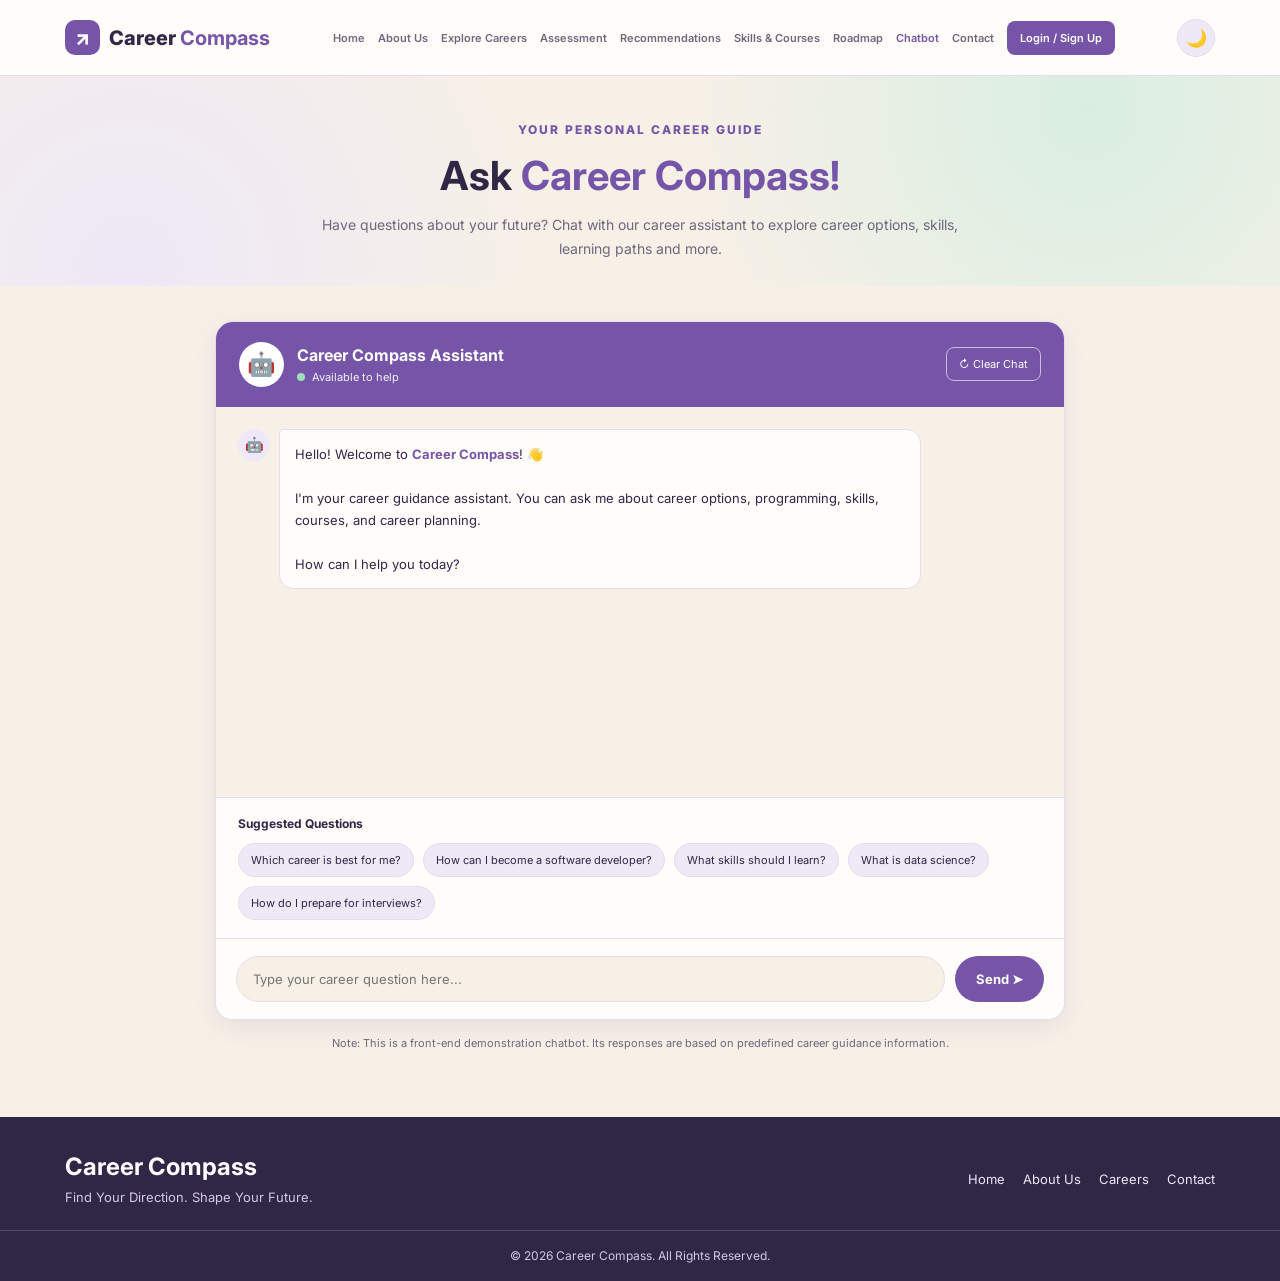
<file: chatbot.html>
<!DOCTYPE html>
<html lang="en">
<head>
<meta charset="UTF-8">
<meta name="viewport" content="width=device-width, initial-scale=1.0">
<meta name="description" content="Ask Career Compass questions about careers, skills and learning paths.">
<title>Career Chatbot | Career Compass</title>

<link rel="preconnect" href="https://fonts.googleapis.com">
<link rel="preconnect" href="https://fonts.gstatic.com" crossorigin>
<link href="https://fonts.googleapis.com/css2?family=Inter:wght@400;500;600;700;800&display=swap" rel="stylesheet">

<style>
:root {
    --bg: #f6f0e7;
    --card: #fffdf9;
    --soft: #eee8f7;
    --text: #302747;
    --muted: #70677d;
    --purple: #7655a8;
    --purple-dark: #573982;
    --mint: #d9eee2;
    --border: #e5dced;
    --shadow: 0 8px 25px rgba(72,48,100,.08);
}

body.dark {
    --bg: #211c2d;
    --card: #30283e;
    --soft: #40334f;
    --text: #f5efff;
    --muted: #c5b9d4;
    --purple: #c4a6ed;
    --purple-dark: #a986d9;
    --mint: #344d43;
    --border: #51435f;
    --shadow: 0 8px 25px rgba(0,0,0,.2);
}

* {
    margin: 0;
    padding: 0;
    box-sizing: border-box;
}

body {
    font-family: Inter, sans-serif;
    background: var(--bg);
    color: var(--text);
    transition: .3s;
}

a {
    color: inherit;
    text-decoration: none;
}

button, input {
    font-family: inherit;
}

/* NAVIGATION */

.header {
    background: var(--card);
    border-bottom: 1px solid var(--border);
    position: sticky;
    top: 0;
    z-index: 100;
}

.container {
    width: min(1150px, 90%);
    margin: auto;
}

.navbar {
    min-height: 75px;
    display: flex;
    justify-content: space-between;
    align-items: center;
    gap: 15px;
    padding: 12px 0;
}

.logo {
    font-size: 20px;
    font-weight: 800;
    white-space: nowrap;
}

.logo strong {
    color: var(--purple);
}

.logo-icon {
    display: inline-grid;
    place-items: center;
    background: var(--purple);
    color: white;
    width: 35px;
    height: 35px;
    border-radius: 10px;
    margin-right: 5px;
}

.nav-links {
    display: flex;
    align-items: center;
    gap: 13px;
}

.nav-links a {
    font-size: 11px;
    font-weight: 600;
    color: var(--muted);
}

.nav-links a:hover,
.nav-links a.active {
    color: var(--purple);
}

.nav-links .login-link {
    background: var(--purple);
    color: white;
    padding: 10px 13px;
    border-radius: 8px;
}

.theme-toggle, .menu-toggle {
    width: 38px;
    height: 38px;
    border: 1px solid var(--border);
    background: var(--soft);
    border-radius: 50%;
    cursor: pointer;
    font-size: 17px;
    color: var(--text);
    flex-shrink: 0;
}

.menu-toggle {
    display: none;
}

/* HERO */

.hero {
    padding: 42px 0 25px;
    text-align: center;
    background:
        radial-gradient(circle at 85% 15%, var(--mint), transparent 35%),
        radial-gradient(circle at 10% 90%, var(--soft), transparent 35%);
}

.eyebrow {
    color: var(--purple);
    font-size: 12px;
    font-weight: 800;
    letter-spacing: 2px;
}

.hero h1 {
    font-size: clamp(29px, 5vw, 40px);
    margin: 13px 0;
}

.hero h1 span {
    color: var(--purple);
}

.hero p {
    max-width: 650px;
    margin: auto;
    color: var(--muted);
    font-size: 14px;
    line-height: 1.7;
}

/* CHAT AREA */

.chat-section {
    padding: 35px 0 65px;
}

.chat-container {
    max-width: 850px;
    margin: auto;
    background: var(--card);
    border: 1px solid var(--border);
    border-radius: 18px;
    overflow: hidden;
    box-shadow: var(--shadow);
}

/* CHAT HEADER */

.chat-header {
    background: var(--purple);
    color: white;
    padding: 20px 23px;
    display: flex;
    align-items: center;
    justify-content: space-between;
    gap: 12px;
}

.bot-info {
    display: flex;
    align-items: center;
    gap: 13px;
}

.bot-avatar {
    width: 45px;
    height: 45px;
    display: grid;
    place-items: center;
    background: white;
    color: var(--purple-dark);
    border-radius: 50%;
    font-size: 23px;
}

.bot-info h2 {
    font-size: 16px;
    margin-bottom: 5px;
}

.bot-info p {
    font-size: 11px;
    opacity: .9;
}

.status-dot {
    display: inline-block;
    height: 8px;
    width: 8px;
    background: #a5edbe;
    border-radius: 50%;
    margin-right: 4px;
}

.clear-btn {
    background: transparent;
    color: white;
    border: 1px solid rgba(255,255,255,.6);
    padding: 9px 12px;
    border-radius: 8px;
    font-size: 11px;
    cursor: pointer;
}

/* MESSAGES */

.chat-messages {
    height: 390px;
    padding: 22px;
    overflow-y: auto;
    display: flex;
    flex-direction: column;
    gap: 17px;
    background: var(--bg);
}

.message {
    display: flex;
    align-items: flex-start;
    gap: 9px;
    max-width: 85%;
}

.message.user {
    align-self: flex-end;
    flex-direction: row-reverse;
}

.message-avatar {
    width: 32px;
    height: 32px;
    flex-shrink: 0;
    display: grid;
    place-items: center;
    background: var(--soft);
    border-radius: 50%;
    font-size: 15px;
}

.message.user .message-avatar {
    background: var(--mint);
}

.message-content {
    padding: 13px 15px;
    background: var(--card);
    border: 1px solid var(--border);
    border-radius: 4px 14px 14px 14px;
    font-size: 13px;
    line-height: 1.7;
    overflow-wrap: anywhere;
}

.message.user .message-content {
    background: var(--purple);
    color: white;
    border: none;
    border-radius: 14px 4px 14px 14px;
}

.message-content strong {
    color: var(--purple);
}

.message.user .message-content strong {
    color: white;
}

/* QUICK QUESTIONS */

.quick-section {
    padding: 18px 22px;
    border-top: 1px solid var(--border);
}

.quick-section h3 {
    font-size: 12px;
    margin-bottom: 12px;
}

.quick-buttons {
    display: flex;
    flex-wrap: wrap;
    gap: 9px;
}

.quick-buttons button {
    padding: 9px 12px;
    border-radius: 20px;
    border: 1px solid var(--border);
    background: var(--soft);
    color: var(--text);
    font-size: 11px;
    cursor: pointer;
    transition: .2s;
}

.quick-buttons button:hover {
    background: var(--purple);
    color: white;
}

/* INPUT AREA */

.chat-input-area {
    padding: 17px 20px;
    display: flex;
    gap: 10px;
    border-top: 1px solid var(--border);
    background: var(--card);
}

.chat-input-area input {
    flex: 1;
    min-width: 0;
    padding: 14px 16px;
    border-radius: 25px;
    border: 1px solid var(--border);
    outline: none;
    background: var(--bg);
    color: var(--text);
    font-size: 13px;
}

.chat-input-area input:focus {
    border-color: var(--purple);
}

.send-btn {
    background: var(--purple);
    color: white;
    border: none;
    padding: 0 21px;
    border-radius: 25px;
    font-size: 13px;
    font-weight: 700;
    cursor: pointer;
}

.send-btn:hover {
    background: var(--purple-dark);
}

.chat-note {
    text-align: center;
    color: var(--muted);
    font-size: 11px;
    margin-top: 15px;
    line-height: 1.6;
}

/* FOOTER */

.footer {
    background: #302747;
    color: white;
    padding: 35px 0 18px;
}

.footer-content {
    display: flex;
    justify-content: space-between;
    gap: 20px;
    padding-bottom: 25px;
}

.footer p {
    color: #d2c8df;
    font-size: 13px;
    margin-top: 8px;
}

.footer-links {
    display: flex;
    flex-wrap: wrap;
    gap: 18px;
    align-items: center;
}

.footer-links a {
    font-size: 13px;
    color: #eee7f5;
}

.copyright {
    text-align: center;
    border-top: 1px solid #554968;
    padding-top: 17px;
    color: #d2c8df;
    font-size: 12px;
}

/* RESPONSIVE */

@media(max-width: 1100px) {
    .menu-toggle {
        display: block;
        margin-left: auto;
    }

    .navbar {
        flex-wrap: wrap;
    }

    .nav-links {
        display: none;
        order: 4;
        width: 100%;
        flex-direction: column;
        align-items: stretch;
        gap: 0;
    }

    .nav-links.show {
        display: flex;
    }

    .nav-links a {
        padding: 12px;
        border-bottom: 1px solid var(--border);
        font-size: 13px;
    }

    .nav-links .login-link {
        text-align: center;
        margin-top: 8px;
    }
}

@media(max-width: 600px) {
    .chat-messages {
        height: 420px;
        padding: 15px;
    }

    .message {
        max-width: 95%;
    }

    .chat-input-area {
        padding: 12px;
    }

    .chat-input-area input {
        padding: 12px;
    }

    .send-btn {
        padding: 0 15px;
    }

    .footer-content {
        flex-direction: column;
    }

    .clear-btn {
        padding: 8px;
    }
}
</style>
</head>

<body>

<!-- NAVIGATION -->
<header class="header">
<nav class="navbar container">

    <a href="index.html" class="logo">
        <span class="logo-icon">↗</span>
        Career <strong>Compass</strong>
    </a>

    <button class="menu-toggle" id="menuToggle"
    aria-label="Open navigation menu"
    aria-expanded="false">☰</button>

    <div class="nav-links" id="navLinks">
        <a href="index.html">Home</a>
        <a href="about.html">About Us</a>
        <a href="career.html">Explore Careers</a>
        <a href="assessment.html">Assessment</a>
        <a href="recommendations.html">Recommendations</a>
        <a href="skills.html">Skills & Courses</a>
        <a href="roadmap.html">Roadmap</a>
        <a href="chatbot.html" class="active">Chatbot</a>
        <a href="contact.html">Contact</a>
        <a href="login.html" class="login-link">Login / Sign Up</a>
    </div>

    <button class="theme-toggle" id="themeToggle"
    aria-label="Switch to dark mode">🌙</button>

</nav>
</header>


<!-- HERO -->
<section class="hero">
<div class="container">

    <span class="eyebrow">YOUR PERSONAL CAREER GUIDE</span>

    <h1>Ask <span>Career Compass!</span></h1>

    <p>
        Have questions about your future?
        Chat with our career assistant to explore career options,
        skills, learning paths and more.
    </p>

</div>
</section>


<!-- CHATBOT -->
<main class="chat-section">
<div class="container">

<div class="chat-container">

    <!-- CHAT HEADER -->
    <div class="chat-header">

        <div class="bot-info">

            <div class="bot-avatar">🤖</div>

            <div>
                <h2>Career Compass Assistant</h2>
                <p><span class="status-dot"></span> Available to help</p>
            </div>

        </div>

        <button class="clear-btn" id="clearChat">
            ↻ Clear Chat
        </button>

    </div>


    <!-- CHAT MESSAGES -->
    <div class="chat-messages" id="chatMessages"
    aria-live="polite">

        <div class="message bot">

            <div class="message-avatar">🤖</div>

            <div class="message-content">
                Hello! Welcome to <strong>Career Compass</strong>! 👋
                <br><br>
                I'm your career guidance assistant.
                You can ask me about career options, programming,
                skills, courses, and career planning.
                <br><br>
                How can I help you today?
            </div>

        </div>

    </div>


    <!-- QUICK QUESTIONS -->
    <div class="quick-section">

        <h3>Suggested Questions</h3>

        <div class="quick-buttons">

            <button class="quick-question">
                Which career is best for me?
            </button>

            <button class="quick-question">
                How can I become a software developer?
            </button>

            <button class="quick-question">
                What skills should I learn?
            </button>

            <button class="quick-question">
                What is data science?
            </button>

            <button class="quick-question">
                How do I prepare for interviews?
            </button>

        </div>

    </div>


    <!-- INPUT -->
    <form class="chat-input-area" id="chatForm">

        <input type="text"
        id="userInput"
        placeholder="Type your career question here..."
        autocomplete="off"
        maxlength="300"
        aria-label="Type your message">

        <button type="submit" class="send-btn">
            Send ➤
        </button>

    </form>

</div>

<p class="chat-note">
    Note: This is a front-end demonstration chatbot.
    Its responses are based on predefined career guidance information.
</p>

</div>
</main>


<!-- FOOTER -->
<footer class="footer">

<div class="container footer-content">

    <div>
        <h2>Career Compass</h2>
        <p>Find Your Direction. Shape Your Future.</p>
    </div>

    <div class="footer-links">
        <a href="index.html">Home</a>
        <a href="about.html">About Us</a>
        <a href="career.html">Careers</a>
        <a href="contact.html">Contact</a>
    </div>

</div>

<div class="copyright">
    © <span id="currentYear"></span> Career Compass.
    All Rights Reserved.
</div>

</footer>


<script>

// GET HTML ELEMENTS

const chatMessages = document.getElementById("chatMessages");
const chatForm = document.getElementById("chatForm");
const userInput = document.getElementById("userInput");
const clearChat = document.getElementById("clearChat");


// ADD MESSAGE TO CHAT

function addMessage(message, sender) {

    const messageDiv = document.createElement("div");

    messageDiv.className = "message " + sender;

    const avatar = document.createElement("div");
    avatar.className = "message-avatar";
    avatar.textContent = sender === "bot" ? "🤖" : "👤";

    const content = document.createElement("div");
    content.className = "message-content";

    // Keep the user's input as plain text.
    // Bot responses below are created from trusted predefined content.
    if (sender === "user") {
        content.textContent = message;
    } else {
        content.innerHTML = message;
    }

    messageDiv.appendChild(avatar);
    messageDiv.appendChild(content);

    chatMessages.appendChild(messageDiv);

    chatMessages.scrollTop = chatMessages.scrollHeight;
}


// GET BOT RESPONSE

function getBotResponse(question) {

    const text = question.toLowerCase();

    if (
        text.includes("hello") ||
        text.includes("hi") ||
        text.includes("hey")
    ) {
        return "Hello! 👋 Welcome to Career Compass. You can ask me about careers, programming, skills, courses or interviews.";
    }

    if (
        text.includes("thank")
    ) {
        return "You're welcome! 😊 Keep learning and exploring. Career Compass is here to help you plan your journey.";
    }

    if (
        text.includes("career") &&
        (text.includes("best") || text.includes("choose") || text.includes("me"))
    ) {
        return "Choosing a career depends on your interests, strengths and goals. 💡<br><br>For example:<br>• Technology – Software Developer, Data Scientist<br>• Creative – UI/UX Designer, Graphic Designer<br>• Business – Business Analyst, Marketing Specialist<br><br>Try our <strong>Career Assessment</strong> page to explore your interests.";
    }

    if (
        text.includes("software") ||
        text.includes("developer") ||
        text.includes("programmer")
    ) {
        return "To become a Software Developer, start with these steps:<br><br>1. Learn a programming language such as Python, C or Java.<br>2. Practice data structures and algorithms.<br>3. Learn HTML, CSS and JavaScript.<br>4. Build small projects.<br>5. Learn Git and GitHub basics.<br>6. Prepare a project portfolio.";
    }

    if (
        text.includes("data science") ||
        text.includes("data scientist")
    ) {
        return "Data Science involves collecting, analyzing and interpreting data to discover useful information. 📊<br><br>Important skills include:<br>• Python<br>• Statistics and mathematics<br>• SQL<br>• Data visualization<br>• Basic machine learning<br><br>Start with Python and basic statistics.";
    }

    if (
        text.includes("cyber") ||
        text.includes("security")
    ) {
        return "Cybersecurity focuses on protecting computers, networks and information.<br><br>Begin by learning:<br>• Computer fundamentals<br>• Networking basics<br>• Linux fundamentals<br>• Security principles<br>• Defensive security practices<br><br>Practice only in authorized learning environments.";
    }

    if (
        text.includes("ui") ||
        text.includes("ux") ||
        text.includes("design")
    ) {
        return "UI/UX Design focuses on creating useful and user-friendly digital experiences. 🎨<br><br>Start learning:<br>• Colour theory<br>• Typography<br>• Layout and spacing<br>• User research basics<br>• Wireframing and prototyping<br>• Figma fundamentals";
    }

    if (
        text.includes("skill") ||
        text.includes("learn")
    ) {
        return "Some useful skills for students interested in technology include:<br><br>• Programming – Python, C or Java<br>• Web Development – HTML, CSS and JavaScript<br>• Database – SQL<br>• Problem Solving<br>• Communication and teamwork<br>• Git and GitHub basics<br><br>Choose skills based on the career you want to explore.";
    }

    if (
        text.includes("course") ||
        text.includes("certification")
    ) {
        return "You can begin with beginner-friendly learning topics such as:<br><br>1. Python Programming<br>2. Web Development Fundamentals<br>3. Database Management and SQL<br>4. Data Structures<br>5. Introduction to Data Science<br><br>Choose a course that matches your current level and practice what you learn.";
    }

    if (
        text.includes("interview") ||
        text.includes("job") ||
        text.includes("resume")
    ) {
        return "Here are some ways to prepare for career opportunities:<br><br>• Build a clear beginner-friendly resume.<br>• Practice programming fundamentals.<br>• Complete small projects.<br>• Learn to explain your projects.<br>• Improve communication skills.<br>• Explore suitable internships and entry-level opportunities.";
    }

    if (
        text.includes("roadmap") ||
        text.includes("plan")
    ) {
        return "A career roadmap helps you organize your learning journey. 🧭<br><br>Visit our <strong>Career Roadmap</strong> page, select your preferred career and follow the suggested steps. You can mark completed steps and track your progress.";
    }

    if (
        text.includes("assessment") ||
        text.includes("interest")
    ) {
        return "Our Career Assessment page contains questions about your interests and preferences. Answer them to see suggested career categories that you can explore further.";
    }

    if (
        text.includes("html") ||
        text.includes("css") ||
        text.includes("javascript") ||
        text.includes("website")
    ) {
        return "Web Development is the process of creating websites and web applications. 🌐<br><br>Start with:<br>• HTML – Structure of a webpage<br>• CSS – Styling and layout<br>• JavaScript – Interactivity<br><br>Build a simple webpage first, then gradually add more features.";
    }

    if (
        text.includes("python") ||
        text.includes("programming")
    ) {
        return "Programming helps you give instructions to computers to solve problems. Python is a beginner-friendly language.<br><br>Start with variables, data types, operators, conditions, loops, functions and lists. Practice small programs regularly.";
    }

    if (
        text.includes("college") ||
        text.includes("student") ||
        text.includes("beginner")
    ) {
        return "As a student, focus on building a strong foundation. 📚<br><br>• Learn programming fundamentals.<br>• Practice problem solving.<br>• Complete academic projects.<br>• Explore different career fields.<br>• Develop communication skills.<br><br>Progress step by step. You do not need to learn everything at once!";
    }

    if (
        text.includes("help")
    ) {
        return "Of course! I can help with:<br><br>• Career selection<br>• Software development<br>• Data Science<br>• Cybersecurity<br>• UI/UX Design<br>• Programming skills<br>• Courses and interviews<br><br>Type a question about any of these topics.";
    }

    return "That's an interesting question! 😊 I can currently answer questions about career choices, software development, data science, cybersecurity, UI/UX design, programming, skills, courses and interviews. Try asking about one of these topics.";
}


// SEND MESSAGE

function sendMessage(message) {

    const question = message.trim();

    if (question === "") {
        return;
    }

    addMessage(question, "user");

    userInput.value = "";

    // Show a brief thinking indicator
    const thinkingDiv = document.createElement("div");
    thinkingDiv.className = "message bot";
    thinkingDiv.id = "thinkingMessage";

    thinkingDiv.innerHTML = `
        <div class="message-avatar">🤖</div>
        <div class="message-content">Thinking...</div>
    `;

    chatMessages.appendChild(thinkingDiv);
    chatMessages.scrollTop = chatMessages.scrollHeight;

    setTimeout(function() {

        const thinkingMessage =
            document.getElementById("thinkingMessage");

        if (thinkingMessage) {
            thinkingMessage.remove();
        }

        const response = getBotResponse(question);

        addMessage(response, "bot");

    }, 600);

}


// FORM SUBMISSION

chatForm.addEventListener("submit", function(event) {

    event.preventDefault();

    sendMessage(userInput.value);

});


// QUICK QUESTION BUTTONS

document.querySelectorAll(".quick-question")
.forEach(button => {

    button.addEventListener("click", function() {

        sendMessage(this.textContent);

    });

});


// CLEAR CHAT

clearChat.addEventListener("click", function() {

    const confirmClear = confirm(
        "Do you want to clear the entire conversation?"
    );

    if (confirmClear) {

        chatMessages.innerHTML = "";

        addMessage(
            "Hello! Welcome back to Career Compass! 👋<br><br>I'm your career guidance assistant. What would you like to know today?",
            "bot"
        );

    }

});


// DARK AND LIGHT MODE

const themeToggle = document.getElementById("themeToggle");

if (localStorage.getItem("careerCompassTheme") === "dark") {
    document.body.classList.add("dark");
}

function updateThemeButton() {

    const isDark = document.body.classList.contains("dark");

    themeToggle.textContent = isDark ? "☀️" : "🌙";

    themeToggle.setAttribute(
        "aria-label",
        isDark ? "Switch to light mode" : "Switch to dark mode"
    );

}

updateThemeButton();

themeToggle.addEventListener("click", function() {

    document.body.classList.toggle("dark");

    const theme = document.body.classList.contains("dark")
        ? "dark"
        : "light";

    localStorage.setItem("careerCompassTheme", theme);

    updateThemeButton();

});


// MOBILE NAVIGATION

const menuToggle = document.getElementById("menuToggle");
const navLinks = document.getElementById("navLinks");

menuToggle.addEventListener("click", function() {

    navLinks.classList.toggle("show");

    const isOpen = navLinks.classList.contains("show");

    menuToggle.textContent = isOpen ? "✕" : "☰";

    menuToggle.setAttribute("aria-expanded", isOpen);

});

document.querySelectorAll(".nav-links a").forEach(link => {

    link.addEventListener("click", function() {

        navLinks.classList.remove("show");
        menuToggle.textContent = "☰";
        menuToggle.setAttribute("aria-expanded", "false");

    });

});


// CURRENT YEAR

document.getElementById("currentYear").textContent =
    new Date().getFullYear();

</script>

</body>
</html>
</file>
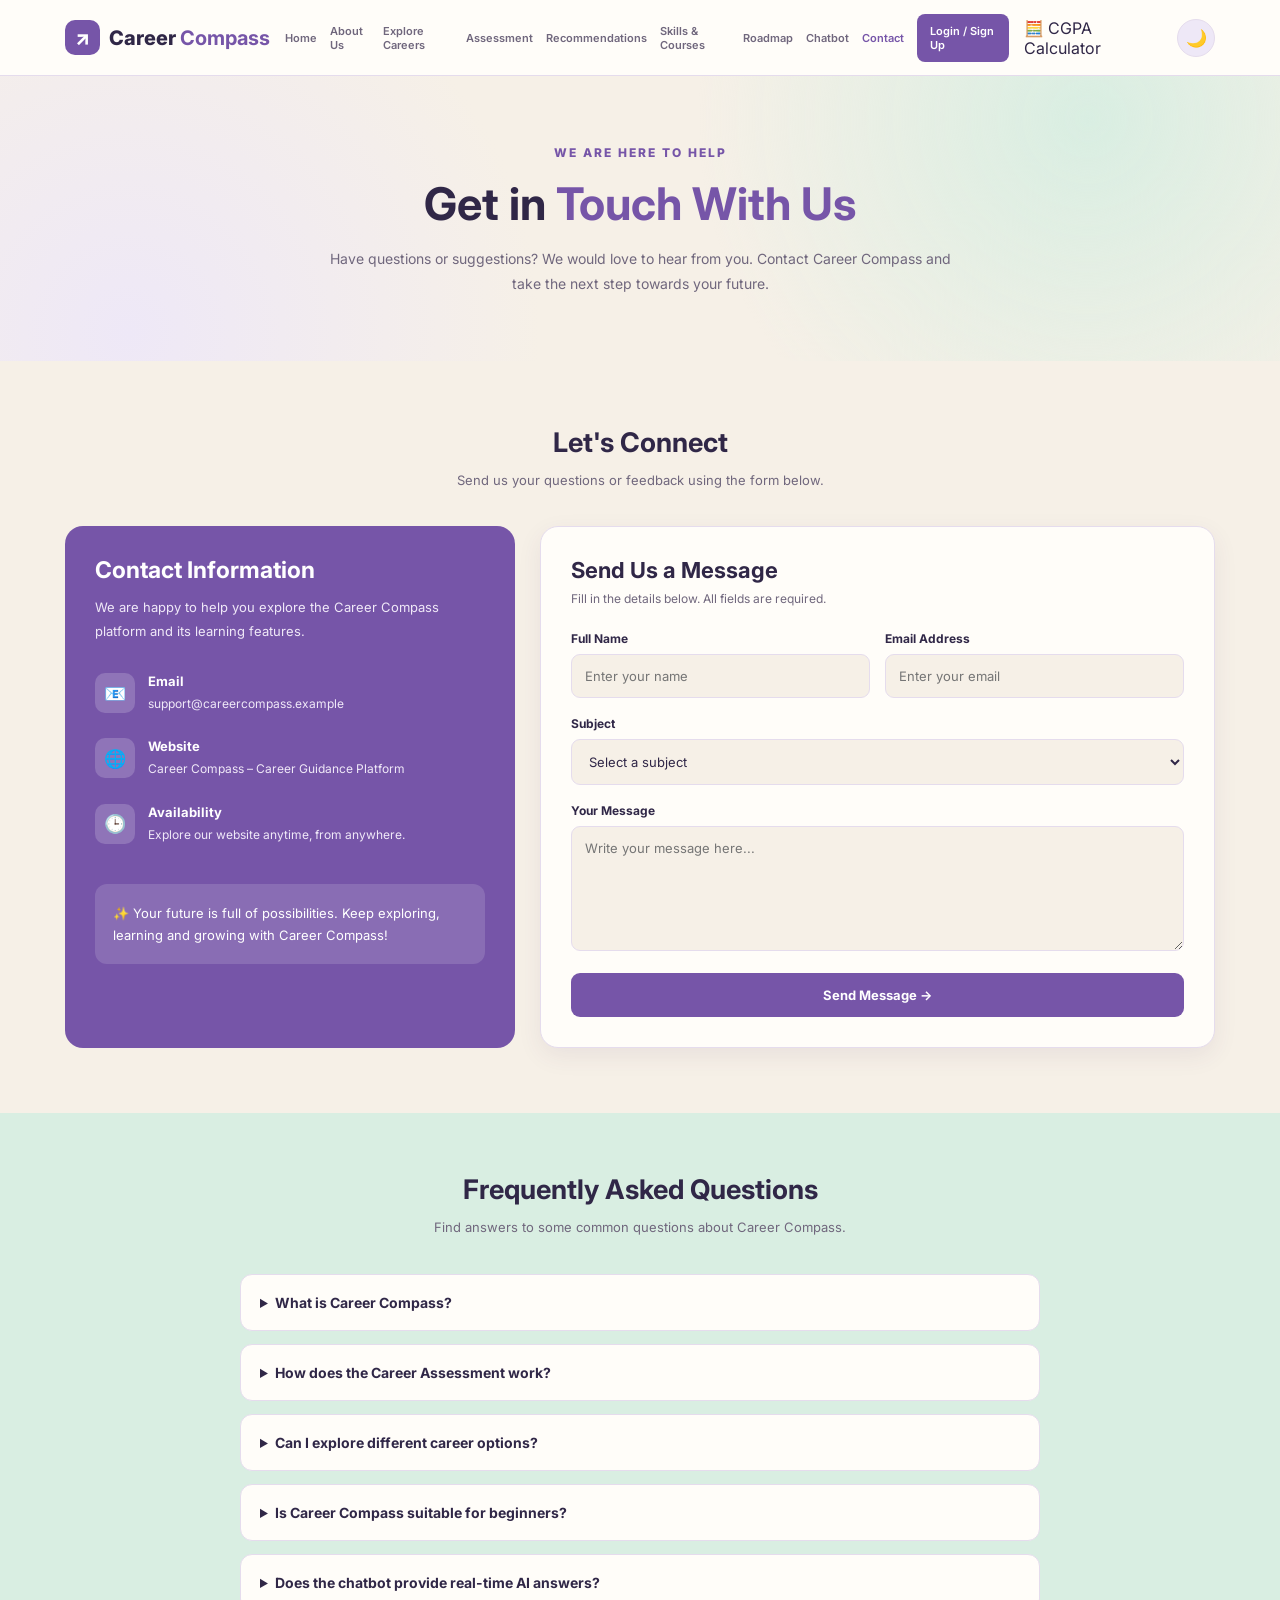
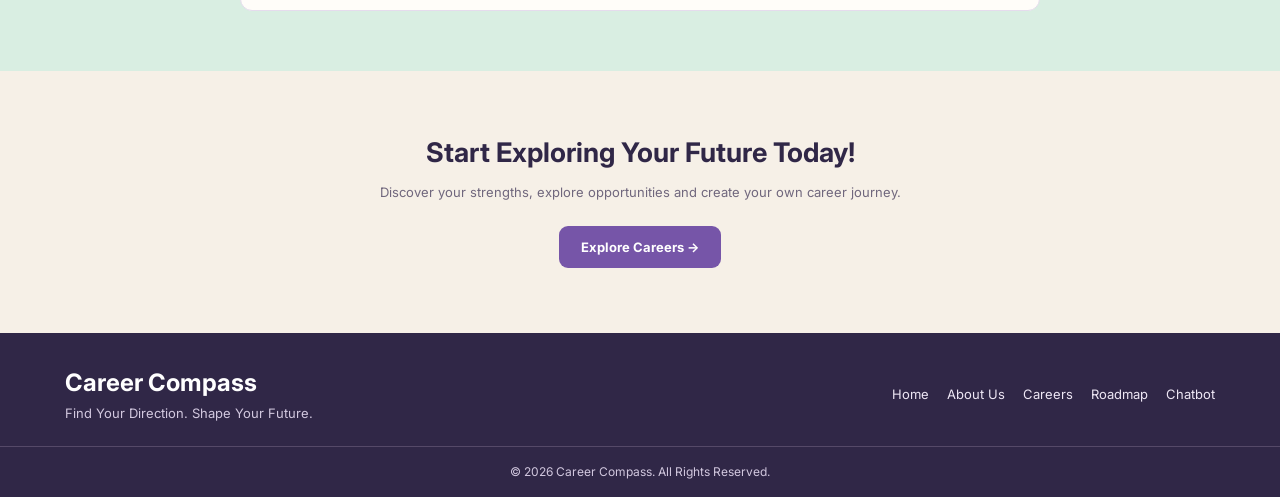
<file: contact.html>
<!DOCTYPE html>
<html lang="en">
<head>
<meta charset="UTF-8">
<meta name="viewport" content="width=device-width, initial-scale=1.0">
<meta name="description" content="Contact Career Compass for career guidance and website support.">
<title>Contact Us | Career Compass</title>

<link rel="preconnect" href="https://fonts.googleapis.com">
<link rel="preconnect" href="https://fonts.gstatic.com" crossorigin>
<link href="https://fonts.googleapis.com/css2?family=Inter:wght@400;500;600;700;800&display=swap" rel="stylesheet">

<style>
:root {
    --bg: #f6f0e7;
    --card: #fffdf9;
    --soft: #eee8f7;
    --text: #302747;
    --muted: #70677d;
    --purple: #7655a8;
    --purple-dark: #573982;
    --mint: #d9eee2;
    --border: #e5dced;
    --shadow: 0 8px 25px rgba(72,48,100,.08);
}

body.dark {
    --bg: #211c2d;
    --card: #30283e;
    --soft: #40334f;
    --text: #f5efff;
    --muted: #c5b9d4;
    --purple: #c4a6ed;
    --purple-dark: #a986d9;
    --mint: #344d43;
    --border: #51435f;
    --shadow: 0 8px 25px rgba(0,0,0,.2);
}

* {
    margin: 0;
    padding: 0;
    box-sizing: border-box;
}

html {
    scroll-behavior: smooth;
}

body {
    font-family: Inter, sans-serif;
    background: var(--bg);
    color: var(--text);
    transition: .3s;
}

a {
    text-decoration: none;
    color: inherit;
}

button, input, textarea, select {
    font-family: inherit;
}

.container {
    width: min(1150px, 90%);
    margin: auto;
}

/* NAVIGATION */

.header {
    background: var(--card);
    border-bottom: 1px solid var(--border);
    position: sticky;
    top: 0;
    z-index: 100;
}

.navbar {
    min-height: 75px;
    display: flex;
    justify-content: space-between;
    align-items: center;
    gap: 15px;
    padding: 12px 0;
}

.logo {
    font-size: 20px;
    font-weight: 800;
    white-space: nowrap;
}

.logo strong {
    color: var(--purple);
}

.logo-icon {
    display: inline-grid;
    place-items: center;
    background: var(--purple);
    color: white;
    width: 35px;
    height: 35px;
    border-radius: 10px;
    margin-right: 5px;
}

.nav-links {
    display: flex;
    align-items: center;
    gap: 13px;
}

.nav-links a {
    font-size: 11px;
    font-weight: 600;
    color: var(--muted);
}

.nav-links a:hover,
.nav-links a.active {
    color: var(--purple);
}

.nav-links .login-link {
    background: var(--purple);
    color: white;
    padding: 10px 13px;
    border-radius: 8px;
}

.theme-toggle, .menu-toggle {
    width: 38px;
    height: 38px;
    border: 1px solid var(--border);
    background: var(--soft);
    border-radius: 50%;
    cursor: pointer;
    font-size: 17px;
    color: var(--text);
    flex-shrink: 0;
}

.menu-toggle {
    display: none;
}

/* HERO */

.hero {
    padding: 65px 0;
    text-align: center;
    background:
        radial-gradient(circle at 85% 15%, var(--mint), transparent 35%),
        radial-gradient(circle at 10% 90%, var(--soft), transparent 35%);
}

.eyebrow {
    color: var(--purple);
    font-size: 12px;
    font-weight: 800;
    letter-spacing: 2px;
}

.hero h1 {
    font-size: clamp(30px, 5vw, 45px);
    margin: 15px 0;
}

.hero h1 span {
    color: var(--purple);
}

.hero p {
    max-width: 650px;
    margin: auto;
    color: var(--muted);
    font-size: 14px;
    line-height: 1.8;
}

/* CONTACT SECTION */

.contact-section {
    padding: 65px 0;
}

.section-heading {
    text-align: center;
    margin-bottom: 35px;
}

.section-heading h2 {
    font-size: 27px;
    margin-bottom: 10px;
}

.section-heading p {
    color: var(--muted);
    font-size: 13px;
    line-height: 1.7;
}

.contact-grid {
    display: grid;
    grid-template-columns: 1fr 1.5fr;
    gap: 25px;
    align-items: start;
}

/* CONTACT INFORMATION */

.contact-info {
    background: var(--purple);
    color: white;
    padding: 30px;
    border-radius: 18px;
    min-height: 100%;
}

.contact-info h2 {
    font-size: 23px;
    margin-bottom: 12px;
}

.contact-info > p {
    color: #f0e9f8;
    font-size: 13px;
    line-height: 1.8;
    margin-bottom: 30px;
}

.info-item {
    display: flex;
    align-items: flex-start;
    gap: 13px;
    margin-bottom: 25px;
}

.info-icon {
    width: 40px;
    height: 40px;
    display: grid;
    place-items: center;
    flex-shrink: 0;
    border-radius: 10px;
    background: rgba(255,255,255,.18);
    font-size: 18px;
}

.info-item h3 {
    font-size: 13px;
    margin-bottom: 5px;
}

.info-item p {
    font-size: 12px;
    line-height: 1.6;
    color: #f0e9f8;
    overflow-wrap: anywhere;
}

.contact-decoration {
    margin-top: 40px;
    padding: 18px;
    border-radius: 12px;
    background: rgba(255,255,255,.14);
    line-height: 1.7;
    font-size: 13px;
}

/* CONTACT FORM */

.contact-form {
    background: var(--card);
    border: 1px solid var(--border);
    padding: 30px;
    border-radius: 18px;
    box-shadow: var(--shadow);
}

.contact-form h2 {
    font-size: 22px;
    margin-bottom: 8px;
}

.form-description {
    color: var(--muted);
    font-size: 12px;
    margin-bottom: 25px;
}

.form-row {
    display: grid;
    grid-template-columns: 1fr 1fr;
    gap: 15px;
}

.form-group {
    margin-bottom: 18px;
}

.form-group label {
    display: block;
    font-size: 12px;
    font-weight: 700;
    margin-bottom: 8px;
}

.form-group input,
.form-group select,
.form-group textarea {
    width: 100%;
    padding: 13px;
    border: 1px solid var(--border);
    border-radius: 9px;
    outline: none;
    background: var(--bg);
    color: var(--text);
    font-size: 13px;
}

.form-group input:focus,
.form-group select:focus,
.form-group textarea:focus {
    border-color: var(--purple);
}

.form-group textarea {
    min-height: 125px;
    resize: vertical;
}

.submit-btn {
    width: 100%;
    padding: 14px;
    background: var(--purple);
    color: white;
    border: none;
    border-radius: 9px;
    font-weight: 700;
    font-size: 13px;
    cursor: pointer;
    transition: .2s;
}

.submit-btn:hover {
    background: var(--purple-dark);
}

.success-message {
    display: none;
    margin-top: 18px;
    padding: 15px;
    background: var(--mint);
    color: var(--text);
    border-radius: 9px;
    font-size: 13px;
    line-height: 1.7;
}

/* FAQ */

.faq-section {
    padding: 60px 0;
    background: var(--mint);
}

.faq-list {
    max-width: 800px;
    margin: auto;
    display: grid;
    gap: 13px;
}

.faq-item {
    background: var(--card);
    border: 1px solid var(--border);
    border-radius: 12px;
    padding: 19px;
}

.faq-item summary {
    cursor: pointer;
    font-size: 14px;
    font-weight: 700;
}

.faq-item p {
    color: var(--muted);
    font-size: 13px;
    line-height: 1.8;
    margin-top: 12px;
}

/* CTA */

.cta-section {
    text-align: center;
    padding: 65px 20px;
}

.cta-section h2 {
    font-size: 27px;
    margin-bottom: 12px;
}

.cta-section p {
    color: var(--muted);
    font-size: 13px;
    line-height: 1.7;
    margin-bottom: 23px;
}

.cta-btn {
    display: inline-block;
    background: var(--purple);
    color: white;
    padding: 13px 22px;
    border-radius: 9px;
    font-size: 13px;
    font-weight: 700;
}

/* FOOTER */

.footer {
    background: #302747;
    color: white;
    padding: 35px 0 18px;
}

.footer-content {
    display: flex;
    justify-content: space-between;
    gap: 20px;
    padding-bottom: 25px;
}

.footer p {
    color: #d2c8df;
    font-size: 13px;
    margin-top: 8px;
}

.footer-links {
    display: flex;
    flex-wrap: wrap;
    gap: 18px;
    align-items: center;
}

.footer-links a {
    font-size: 13px;
    color: #eee7f5;
}

.copyright {
    text-align: center;
    border-top: 1px solid #554968;
    padding-top: 17px;
    color: #d2c8df;
    font-size: 12px;
}

/* RESPONSIVE */

@media(max-width: 1100px) {
    .menu-toggle {
        display: block;
        margin-left: auto;
    }

    .navbar {
        flex-wrap: wrap;
    }

    .nav-links {
        display: none;
        order: 4;
        width: 100%;
        flex-direction: column;
        align-items: stretch;
        gap: 0;
    }

    .nav-links.show {
        display: flex;
    }

    .nav-links a {
        padding: 12px;
        border-bottom: 1px solid var(--border);
        font-size: 13px;
    }

    .nav-links .login-link {
        text-align: center;
        margin-top: 8px;
    }
}

@media(max-width: 750px) {
    .contact-grid {
        grid-template-columns: 1fr;
    }
}

@media(max-width: 550px) {
    .form-row {
        grid-template-columns: 1fr;
        gap: 0;
    }

    .contact-info,
    .contact-form {
        padding: 22px;
    }

    .footer-content {
        flex-direction: column;
    }
}
</style>
</head>

<body>

<!-- NAVIGATION -->
<header class="header">
<nav class="navbar container">

    <a href="index.html" class="logo">
        <span class="logo-icon">↗</span>
        Career <strong>Compass</strong>
    </a>

    <button class="menu-toggle" id="menuToggle"
    aria-label="Open navigation menu"
    aria-expanded="false">☰</button>

    <div class="nav-links" id="navLinks">
        <a href="index.html">Home</a>
        <a href="about.html">About Us</a>
        <a href="career.html">Explore Careers</a>
        <a href="assessment.html">Assessment</a>
        <a href="recommendations.html">Recommendations</a>
        <a href="skills.html">Skills & Courses</a>
        <a href="roadmap.html">Roadmap</a>
        <a href="chatbot.html">Chatbot</a>
        <a href="contact.html" class="active">Contact</a>
        <a href="login.html" class="login-link">Login / Sign Up</a>
    </div>

    <a href="calculator.html" class="cgpa-float">🧮 CGPA Calculator</a>

    <button class="theme-toggle" id="themeToggle"
    aria-label="Switch to dark mode">🌙</button>

</nav>
</header>


<!-- HERO -->
<section class="hero">
<div class="container">

    <span class="eyebrow">WE ARE HERE TO HELP</span>

    <h1>Get in <span>Touch With Us</span></h1>

    <p>
        Have questions or suggestions?
        We would love to hear from you.
        Contact Career Compass and take the next step
        towards your future.
    </p>

</div>
</section>


<main>

<!-- CONTACT FORM AND INFORMATION -->
<section class="contact-section container">

    <div class="section-heading">
        <h2>Let's Connect</h2>
        <p>
            Send us your questions or feedback using the form below.
        </p>
    </div>

    <div class="contact-grid">

        <!-- CONTACT INFORMATION -->
        <div class="contact-info">

            <h2>Contact Information</h2>

            <p>
                We are happy to help you explore the Career Compass
                platform and its learning features.
            </p>

            <div class="info-item">
                <div class="info-icon">📧</div>
                <div>
                    <h3>Email</h3>
                    <p>support@careercompass.example</p>
                </div>
            </div>

            <div class="info-item">
                <div class="info-icon">🌐</div>
                <div>
                    <h3>Website</h3>
                    <p>Career Compass – Career Guidance Platform</p>
                </div>
            </div>

            <div class="info-item">
                <div class="info-icon">🕒</div>
                <div>
                    <h3>Availability</h3>
                    <p>Explore our website anytime, from anywhere.</p>
                </div>
            </div>

            <div class="contact-decoration">
                ✨ Your future is full of possibilities.
                Keep exploring, learning and growing with Career Compass!
            </div>

        </div>


        <!-- CONTACT FORM -->
        <div class="contact-form">

            <h2>Send Us a Message</h2>

            <p class="form-description">
                Fill in the details below. All fields are required.
            </p>

            <form id="contactForm">

                <div class="form-row">

                    <div class="form-group">
                        <label for="name">Full Name</label>
                        <input type="text"
                        id="name"
                        placeholder="Enter your name"
                        maxlength="60"
                        required>
                    </div>

                    <div class="form-group">
                        <label for="email">Email Address</label>
                        <input type="email"
                        id="email"
                        placeholder="Enter your email"
                        maxlength="100"
                        required>
                    </div>

                </div>


                <div class="form-group">
                    <label for="subject">Subject</label>

                    <select id="subject" required>
                        <option value="">Select a subject</option>
                        <option value="Career Guidance">Career Guidance</option>
                        <option value="Website Feedback">Website Feedback</option>
                        <option value="Technical Support">Technical Support</option>
                        <option value="Learning Resources">Learning Resources</option>
                        <option value="Other">Other</option>
                    </select>
                </div>


                <div class="form-group">
                    <label for="message">Your Message</label>

                    <textarea id="message"
                    placeholder="Write your message here..."
                    minlength="10"
                    maxlength="1000"
                    required></textarea>
                </div>


                <button type="submit" class="submit-btn">
                    Send Message →
                </button>

            </form>


            <div class="success-message"
            id="successMessage"
            role="status"
            aria-live="polite">
                <strong>✓ Thank you for contacting us!</strong>
                <br>
                Your form has been validated successfully.
                This demonstration does not send your message to a server.
            </div>

        </div>

    </div>

</section>


<!-- FAQ SECTION -->
<section class="faq-section">
<div class="container">

    <div class="section-heading">
        <h2>Frequently Asked Questions</h2>
        <p>Find answers to some common questions about Career Compass.</p>
    </div>

    <div class="faq-list">

        <details class="faq-item">
            <summary>What is Career Compass?</summary>
            <p>
                Career Compass is a career guidance website that helps
                students explore career options, understand their
                interests and discover learning paths.
            </p>
        </details>

        <details class="faq-item">
            <summary>How does the Career Assessment work?</summary>
            <p>
                Answer the questions in the assessment page.
                The website uses your answers to suggest career
                categories that you can explore further.
            </p>
        </details>

        <details class="faq-item">
            <summary>Can I explore different career options?</summary>
            <p>
                Yes! Visit the Explore Careers page to browse
                different career categories and learn about
                available opportunities.
            </p>
        </details>

        <details class="faq-item">
            <summary>Is Career Compass suitable for beginners?</summary>
            <p>
                Yes. Students and beginners can use the website
                to explore career fields, understand required
                skills and follow suggested learning roadmaps.
            </p>
        </details>

        <details class="faq-item">
            <summary>Does the chatbot provide real-time AI answers?</summary>
            <p>
                The current chatbot is a front-end demonstration
                that uses predefined responses based on keywords.
                It does not connect to a live AI service.
            </p>
        </details>

    </div>

</div>
</section>


<!-- CALL TO ACTION -->
<section class="cta-section container">

    <h2>Start Exploring Your Future Today!</h2>

    <p>
        Discover your strengths, explore opportunities
        and create your own career journey.
    </p>

    <a href="career.html" class="cta-btn">
        Explore Careers →
    </a>

</section>

</main>


<!-- FOOTER -->
<footer class="footer">

<div class="container footer-content">

    <div>
        <h2>Career Compass</h2>
        <p>Find Your Direction. Shape Your Future.</p>
    </div>

    <div class="footer-links">
        <a href="index.html">Home</a>
        <a href="about.html">About Us</a>
        <a href="career.html">Careers</a>
        <a href="roadmap.html">Roadmap</a>
        <a href="chatbot.html">Chatbot</a>
    </div>

</div>

<div class="copyright">
    © <span id="currentYear"></span> Career Compass.
    All Rights Reserved.
</div>

</footer>


<script>

// CONTACT FORM VALIDATION

const contactForm = document.getElementById("contactForm");
const successMessage = document.getElementById("successMessage");

contactForm.addEventListener("submit", function(event) {

    event.preventDefault();

    if (!contactForm.checkValidity()) {
        contactForm.reportValidity();
        return;
    }

    successMessage.style.display = "block";

    contactForm.reset();

    successMessage.scrollIntoView({
        behavior: "smooth",
        block: "nearest"
    });

});


// DARK AND LIGHT MODE

const themeToggle = document.getElementById("themeToggle");

if (localStorage.getItem("careerCompassTheme") === "dark") {
    document.body.classList.add("dark");
}

function updateThemeButton() {

    const isDark = document.body.classList.contains("dark");

    themeToggle.textContent = isDark ? "☀️" : "🌙";

    themeToggle.setAttribute(
        "aria-label",
        isDark ? "Switch to light mode" : "Switch to dark mode"
    );

}

updateThemeButton();

themeToggle.addEventListener("click", function() {

    document.body.classList.toggle("dark");

    const theme = document.body.classList.contains("dark")
        ? "dark"
        : "light";

    localStorage.setItem("careerCompassTheme", theme);

    updateThemeButton();

});


// MOBILE NAVIGATION

const menuToggle = document.getElementById("menuToggle");
const navLinks = document.getElementById("navLinks");

menuToggle.addEventListener("click", function() {

    navLinks.classList.toggle("show");

    const isOpen = navLinks.classList.contains("show");

    menuToggle.textContent = isOpen ? "✕" : "☰";

    menuToggle.setAttribute("aria-expanded", isOpen);

});

document.querySelectorAll(".nav-links a").forEach(link => {

    link.addEventListener("click", function() {

        navLinks.classList.remove("show");
        menuToggle.textContent = "☰";
        menuToggle.setAttribute("aria-expanded", "false");

    });

});


// CURRENT YEAR

document.getElementById("currentYear").textContent =
    new Date().getFullYear();

</script>

</body>
</html>
</file>
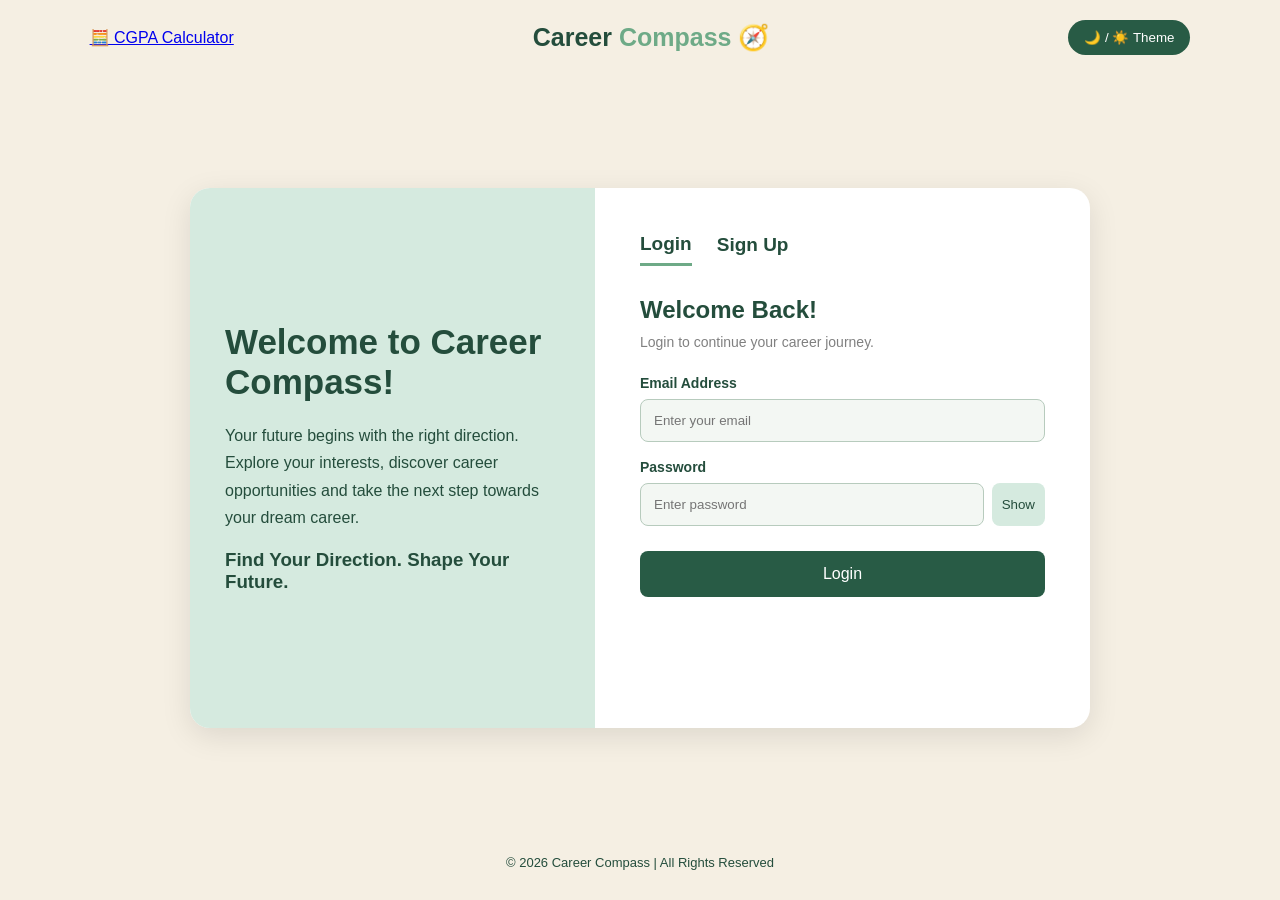
<file: login.html>
<!DOCTYPE html>
<html lang="en">
<head>
    <meta charset="UTF-8">
    <meta name="viewport" content="width=device-width, initial-scale=1.0">
    <title>Login | Career Compass</title>

    <style>
        * {
            margin: 0;
            padding: 0;
            box-sizing: border-box;
            font-family: Arial, sans-serif;
        }

        :root {
            --bg: #f5efe3;
            --card: #ffffff;
            --text: #244d3c;
            --mint: #d5eadf;
            --green: #285b45;
            --input: #f3f7f3;
        }

        body.dark {
            --bg: #172a22;
            --card: #263d32;
            --text: #edf5ee;
            --mint: #395b49;
            --green: #9bcbb0;
            --input: #344b3e;
        }

        body {
            background: var(--bg);
            color: var(--text);
            min-height: 100vh;
            transition: 0.3s;
        }

        header {
            display: flex;
            justify-content: space-between;
            align-items: center;
            padding: 20px 7%;
        }

        .logo {
            font-size: 25px;
            font-weight: bold;
        }

        .logo span {
            color: #6eaa87;
        }

        .theme-btn {
            padding: 10px 16px;
            border: none;
            border-radius: 20px;
            background: var(--green);
            color: white;
            cursor: pointer;
        }

        .container {
            min-height: 85vh;
            display: flex;
            justify-content: center;
            align-items: center;
            padding: 25px;
        }

        .auth-box {
            width: 900px;
            min-height: 540px;
            background: var(--card);
            display: flex;
            border-radius: 20px;
            overflow: hidden;
            box-shadow: 0 8px 30px rgba(0,0,0,0.1);
        }

        .welcome {
            width: 45%;
            background: var(--mint);
            padding: 55px 35px;
            display: flex;
            flex-direction: column;
            justify-content: center;
        }

        .welcome h1 {
            font-size: 35px;
            margin-bottom: 20px;
        }

        .welcome p {
            line-height: 1.7;
            font-size: 16px;
        }

        .form-area {
            width: 55%;
            padding: 45px;
        }

        .tabs {
            display: flex;
            gap: 25px;
            margin-bottom: 30px;
        }

        .tabs button {
            background: none;
            border: none;
            font-size: 19px;
            font-weight: bold;
            color: var(--text);
            cursor: pointer;
            padding-bottom: 8px;
        }

        .tabs button.active {
            border-bottom: 3px solid #6eaa87;
        }

        .form-area h2 {
            margin-bottom: 10px;
        }

        .form-area .subtitle {
            margin-bottom: 25px;
            color: gray;
            font-size: 14px;
        }

        .input-group {
            margin-bottom: 17px;
        }

        .input-group label {
            display: block;
            margin-bottom: 8px;
            font-weight: bold;
            font-size: 14px;
        }

        .input-group input {
            width: 100%;
            padding: 13px;
            border: 1px solid #b7cbbd;
            border-radius: 8px;
            background: var(--input);
            color: var(--text);
            outline: none;
        }

        .input-group input:focus {
            border-color: #4b926d;
        }

        .password-box {
            display: flex;
            gap: 8px;
        }

        .password-box input {
            flex: 1;
            min-width: 0;
        }

        .show-btn {
            border: none;
            background: var(--mint);
            color: var(--text);
            border-radius: 8px;
            padding: 0 10px;
            cursor: pointer;
        }

        .submit-btn {
            width: 100%;
            padding: 14px;
            border: none;
            background: #285b45;
            color: white;
            font-size: 16px;
            border-radius: 8px;
            cursor: pointer;
            margin-top: 8px;
        }

        .submit-btn:hover {
            background: #397858;
        }

        .message {
            margin-top: 15px;
            font-size: 14px;
            text-align: center;
        }

        footer {
            text-align: center;
            padding: 15px;
            font-size: 13px;
        }

        .hidden {
            display: none;
        }

        @media(max-width: 700px) {
            .auth-box {
                flex-direction: column;
            }

            .welcome, .form-area {
                width: 100%;
            }

            .welcome {
                padding: 30px;
            }

            .welcome h1 {
                font-size: 27px;
            }

            .form-area {
                padding: 30px 22px;
            }
        }
    </style>
</head>

<body>

<header>
    <a href="calculator.html" class="cgpa-float">🧮 CGPA Calculator</a>

    <div class="logo">Career <span>Compass</span> 🧭</div>
    <button class="theme-btn" onclick="toggleTheme()">
        🌙 / ☀️ Theme
    </button>
</header>

<div class="container">

    <div class="auth-box">

        <div class="welcome">
            <h1>Welcome to Career Compass!</h1>

            <p>
                Your future begins with the right direction.
                Explore your interests, discover career opportunities
                and take the next step towards your dream career.
            </p>

            <br>

            <h3>Find Your Direction. Shape Your Future.</h3>
        </div>

        <div class="form-area">

            <div class="tabs">
                <button id="loginTab" class="active"
                    onclick="showLogin()">Login</button>

                <button id="signupTab"
                    onclick="showSignup()">Sign Up</button>
            </div>

            <!-- LOGIN FORM -->

            <form id="loginForm">

                <h2>Welcome Back!</h2>

                <p class="subtitle">
                    Login to continue your career journey.
                </p>

                <div class="input-group">
                    <label>Email Address</label>
                    <input type="email" id="loginEmail"
                        placeholder="Enter your email" required>
                </div>

                <div class="input-group">
                    <label>Password</label>

                    <div class="password-box">
                        <input type="password" id="loginPassword"
                            placeholder="Enter password" required>

                        <button type="button" class="show-btn"
                            onclick="togglePassword('loginPassword', this)">
                            Show
                        </button>
                    </div>
                </div>

                <button type="submit" class="submit-btn">
                    Login
                </button>

                <p class="message" id="loginMessage"></p>

            </form>

            <!-- SIGN UP FORM -->

            <form id="signupForm" class="hidden">

                <h2>Create Account</h2>

                <p class="subtitle">
                    Start exploring your career possibilities.
                </p>

                <div class="input-group">
                    <label>Full Name</label>
                    <input type="text" id="fullName"
                        placeholder="Enter your name" required>
                </div>

                <div class="input-group">
                    <label>Email Address</label>
                    <input type="email" id="signupEmail"
                        placeholder="Enter your email" required>
                </div>

                <div class="input-group">
                    <label>Password</label>

                    <div class="password-box">
                        <input type="password" id="signupPassword"
                            placeholder="Create password"
                            minlength="8" required>

                        <button type="button" class="show-btn"
                            onclick="togglePassword('signupPassword', this)">
                            Show
                        </button>
                    </div>
                </div>

                <button type="submit" class="submit-btn">
                    Create Account
                </button>

                <p class="message" id="signupMessage"></p>

            </form>

        </div>

    </div>

</div>

<footer>
    © 2026 Career Compass | All Rights Reserved
</footer>

<script>

    function showLogin() {
        document.getElementById("loginForm").classList.remove("hidden");
        document.getElementById("signupForm").classList.add("hidden");

        document.getElementById("loginTab").classList.add("active");
        document.getElementById("signupTab").classList.remove("active");
    }

    function showSignup() {
        document.getElementById("signupForm").classList.remove("hidden");
        document.getElementById("loginForm").classList.add("hidden");

        document.getElementById("signupTab").classList.add("active");
        document.getElementById("loginTab").classList.remove("active");
    }

    function toggleTheme() {
        document.body.classList.toggle("dark");
    }

    function togglePassword(id, button) {
        const password = document.getElementById(id);

        if (password.type === "password") {
            password.type = "text";
            button.textContent = "Hide";
        } else {
            password.type = "password";
            button.textContent = "Show";
        }
    }

    document.getElementById("signupForm").addEventListener("submit",
        function(event) {
            event.preventDefault();

            document.getElementById("signupMessage").textContent =
                "Account form validated! Backend registration is not connected yet.";
        }
    );

    document.getElementById("loginForm").addEventListener("submit",
        function(event) {
            event.preventDefault();

            document.getElementById("loginMessage").textContent =
                "Login form validated! Backend authentication is not connected yet.";
        }
    );

</script>

</body>
</html>
</file>
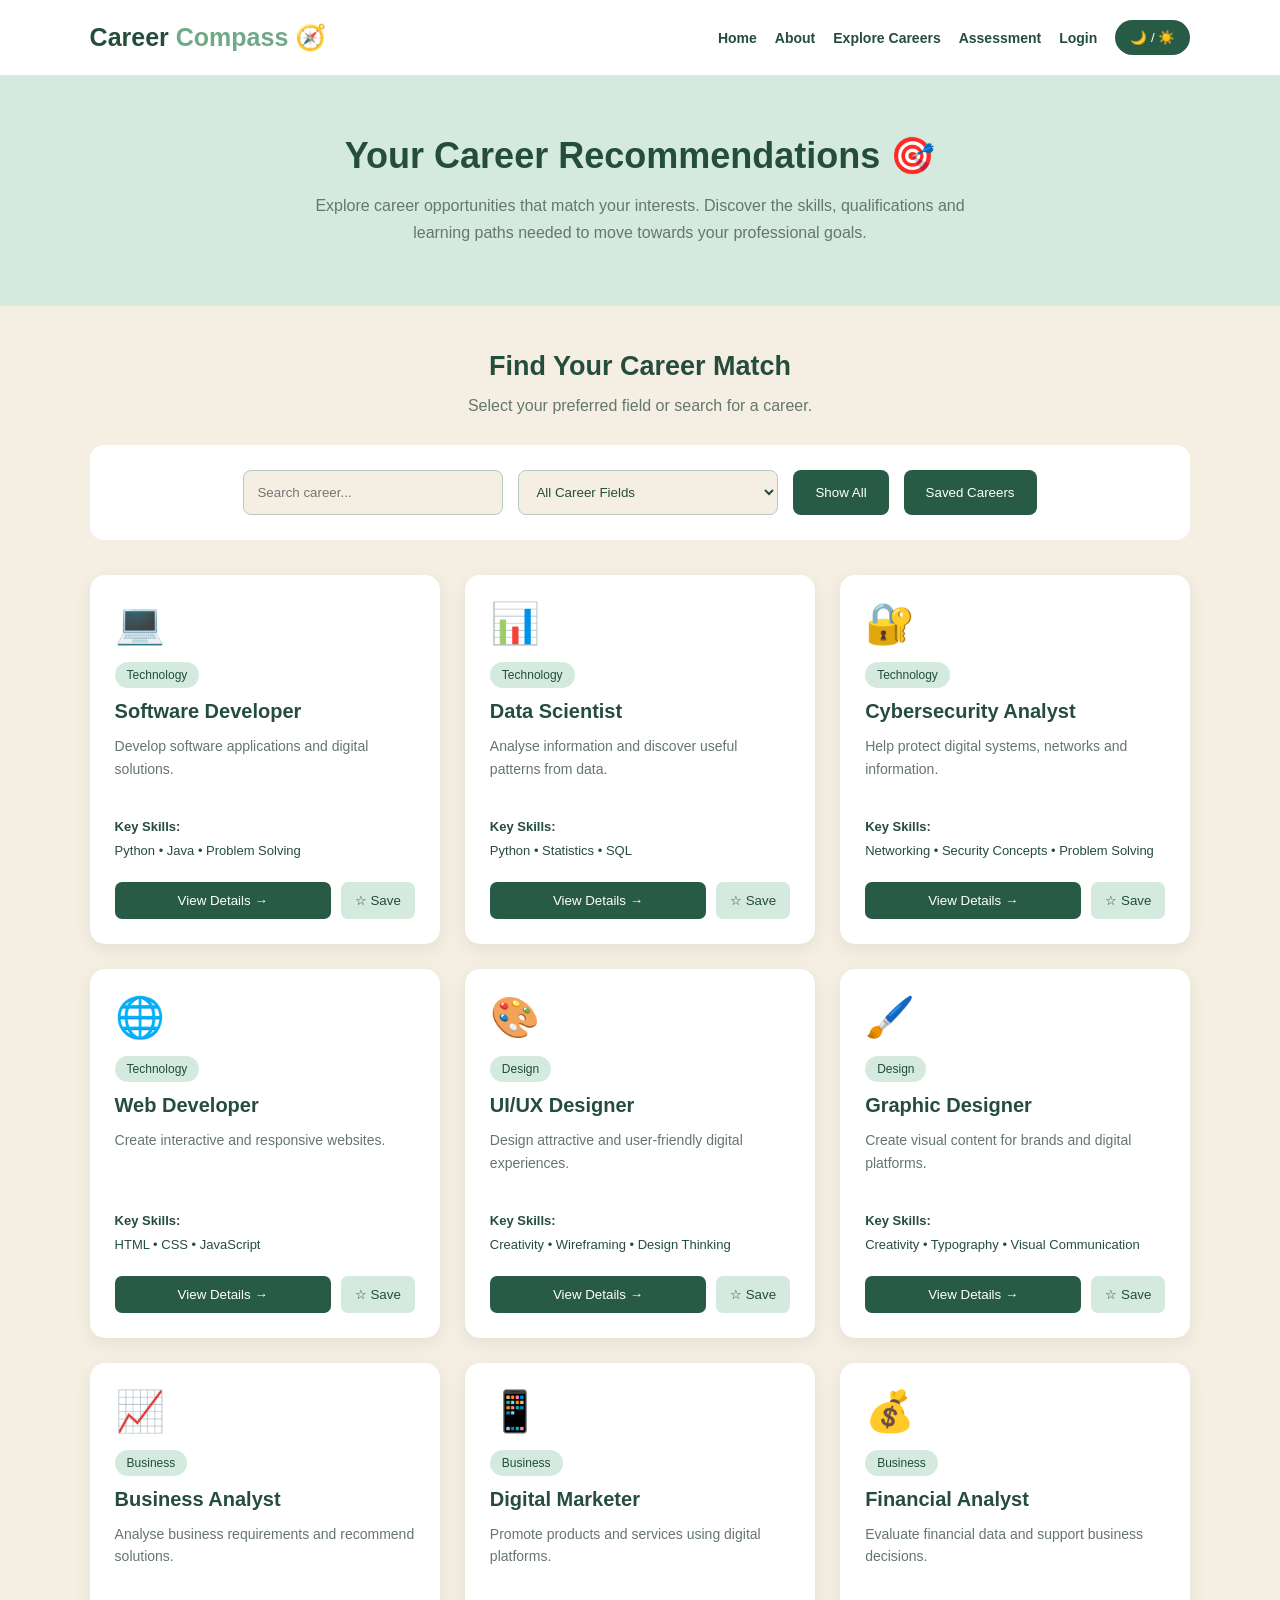
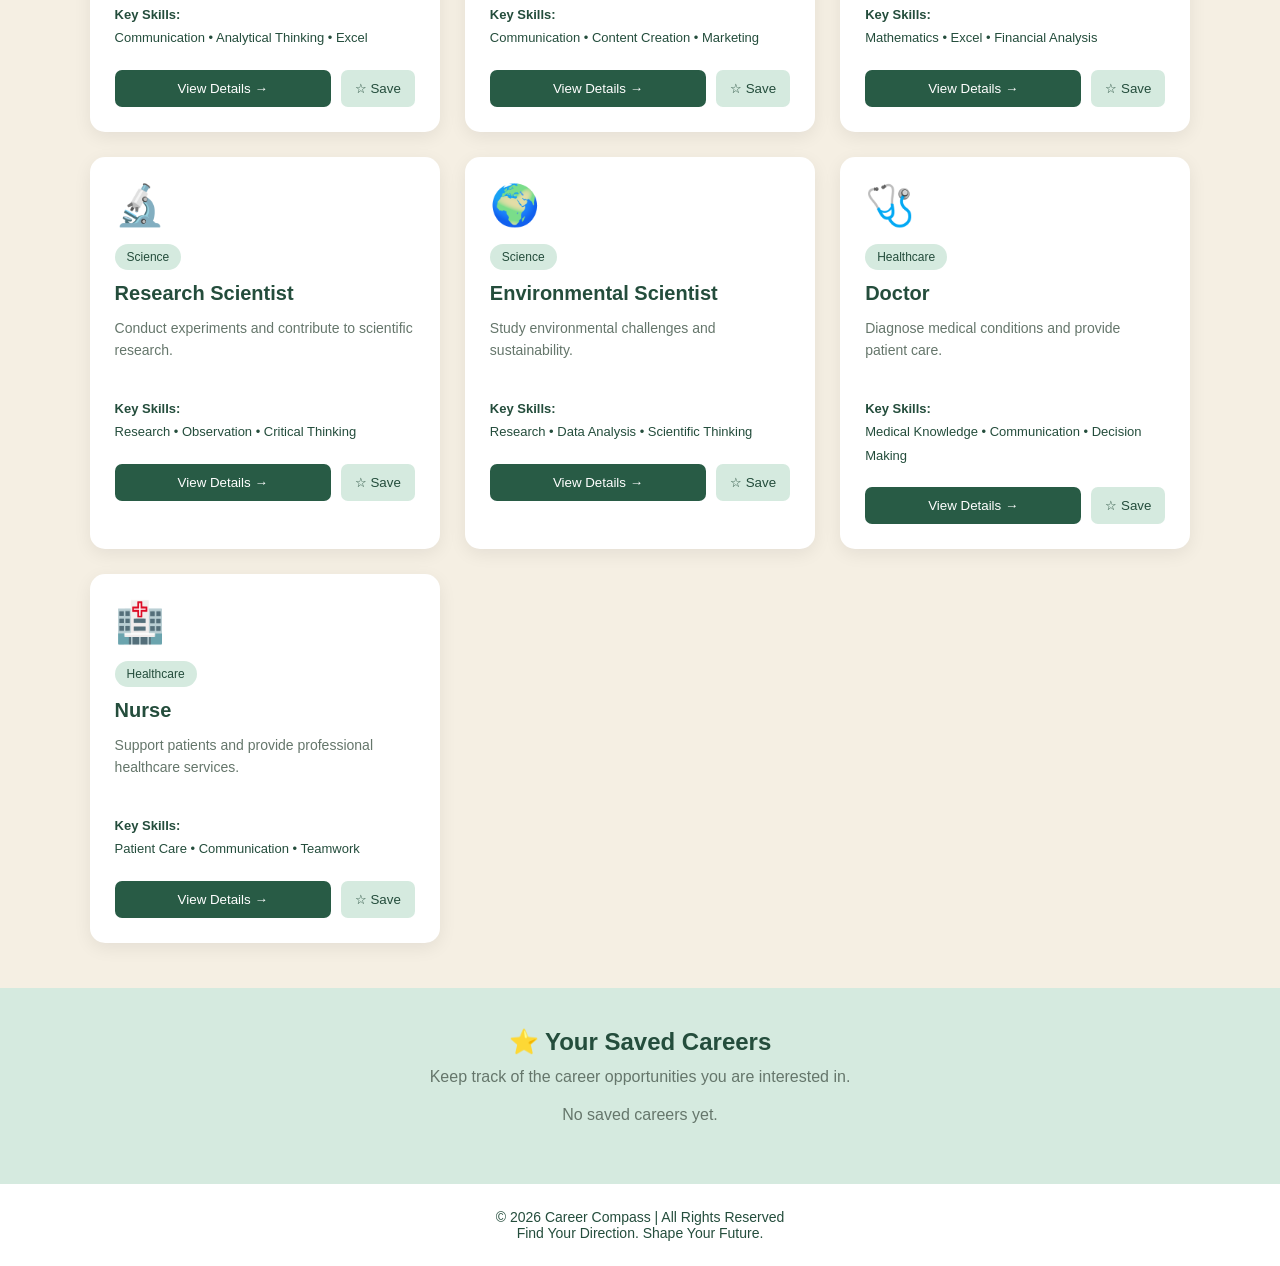
<file: recommendations.html>
<!DOCTYPE html>
<html lang="en">
<head>
<meta charset="UTF-8">
<meta name="viewport" content="width=device-width, initial-scale=1.0">
<title>Career Recommendations | Career Compass</title>

<style>
* {
    margin: 0;
    padding: 0;
    box-sizing: border-box;
    font-family: Arial, sans-serif;
}

:root {
    --bg: #f5efe3;
    --card: #ffffff;
    --text: #244d3c;
    --green: #285b45;
    --mint: #d5eadf;
    --muted: #65766b;
    --border: #b7cbbd;
}

body.dark {
    --bg: #172a22;
    --card: #263d32;
    --text: #edf5ee;
    --green: #9bcbb0;
    --mint: #395b49;
    --muted: #c0cec3;
    --border: #567363;
}

body {
    background: var(--bg);
    color: var(--text);
    transition: 0.3s;
}

/* HEADER */

header {
    display: flex;
    justify-content: space-between;
    align-items: center;
    padding: 20px 7%;
    background: var(--card);
    flex-wrap: wrap;
    gap: 15px;
}

.logo {
    font-size: 25px;
    font-weight: bold;
}

.logo span {
    color: #70a987;
}

nav {
    display: flex;
    align-items: center;
    gap: 18px;
    flex-wrap: wrap;
}

nav a {
    text-decoration: none;
    color: var(--text);
    font-weight: bold;
    font-size: 14px;
}

nav a:hover {
    color: #70a987;
}

.theme-btn {
    padding: 10px 15px;
    border: none;
    border-radius: 20px;
    background: var(--green);
    color: white;
    cursor: pointer;
}

/* HERO */

.hero {
    text-align: center;
    background: var(--mint);
    padding: 60px 20px;
}

.hero h1 {
    font-size: 36px;
    margin-bottom: 15px;
}

.hero p {
    max-width: 680px;
    margin: auto;
    line-height: 1.7;
    color: var(--muted);
}

/* MAIN */

.main-container {
    padding: 45px 7%;
}

.section-title {
    text-align: center;
    margin-bottom: 15px;
    font-size: 27px;
}

.section-description {
    text-align: center;
    color: var(--muted);
    margin-bottom: 30px;
}

/* CATEGORY SELECTOR */

.filter-section {
    background: var(--card);
    padding: 25px;
    border-radius: 14px;
    margin-bottom: 35px;
    display: flex;
    justify-content: center;
    gap: 15px;
    flex-wrap: wrap;
}

.filter-section input,
.filter-section select {
    padding: 13px;
    border: 1px solid var(--border);
    background: var(--bg);
    color: var(--text);
    border-radius: 8px;
    width: 260px;
    max-width: 100%;
    outline: none;
}

.filter-section button {
    background: var(--green);
    color: white;
    border: none;
    border-radius: 8px;
    padding: 13px 22px;
    cursor: pointer;
}

/* CAREER GRID */

.career-grid {
    display: grid;
    grid-template-columns: repeat(3, 1fr);
    gap: 25px;
}

.career-card {
    background: var(--card);
    padding: 25px;
    border-radius: 15px;
    box-shadow: 0 5px 18px rgba(0,0,0,0.07);
    transition: 0.3s;
    position: relative;
}

.career-card:hover {
    transform: translateY(-5px);
}

.career-icon {
    font-size: 40px;
    margin-bottom: 15px;
}

.career-card h3 {
    font-size: 20px;
    margin-bottom: 12px;
}

.category {
    display: inline-block;
    background: var(--mint);
    padding: 6px 12px;
    border-radius: 20px;
    font-size: 12px;
    margin-bottom: 12px;
}

.career-card p {
    color: var(--muted);
    line-height: 1.6;
    font-size: 14px;
    min-height: 65px;
}

.skills-preview {
    margin-top: 15px;
    font-size: 13px;
    line-height: 1.8;
}

.card-buttons {
    display: flex;
    gap: 10px;
    margin-top: 20px;
    flex-wrap: wrap;
}

.details-btn,
.save-btn {
    padding: 11px 14px;
    border: none;
    border-radius: 7px;
    cursor: pointer;
}

.details-btn {
    background: var(--green);
    color: white;
    flex: 1;
}

.save-btn {
    background: var(--mint);
    color: var(--text);
}

.save-btn.saved {
    background: #d5e5c7;
    color: #244d3c;
}

.empty-message {
    text-align: center;
    padding: 35px;
    color: var(--muted);
    grid-column: 1 / -1;
}

/* DETAILS MODAL */

.modal {
    display: none;
    position: fixed;
    inset: 0;
    background: rgba(0,0,0,0.65);
    justify-content: center;
    align-items: center;
    padding: 20px;
    z-index: 10;
}

.modal-content {
    background: var(--card);
    color: var(--text);
    padding: 30px;
    border-radius: 15px;
    max-width: 520px;
    width: 100%;
    max-height: 85vh;
    overflow-y: auto;
}

.modal-content h2 {
    margin-bottom: 15px;
}

.modal-content h3 {
    margin-top: 20px;
    margin-bottom: 10px;
}

.modal-content p {
    color: var(--muted);
    line-height: 1.7;
}

.modal-content ul {
    padding-left: 22px;
    line-height: 1.9;
}

.close-btn {
    float: right;
    background: var(--mint);
    border: none;
    padding: 8px 13px;
    border-radius: 6px;
    cursor: pointer;
    color: var(--text);
}

/* SAVED SECTION */

.saved-section {
    background: var(--mint);
    padding: 40px 7%;
    text-align: center;
}

.saved-section h2 {
    margin-bottom: 12px;
}

.saved-section p {
    color: var(--muted);
    margin-bottom: 20px;
}

.saved-list {
    display: flex;
    justify-content: center;
    flex-wrap: wrap;
    gap: 12px;
}

.saved-item {
    background: var(--card);
    padding: 12px 18px;
    border-radius: 9px;
    font-size: 14px;
}

/* FOOTER */

footer {
    text-align: center;
    padding: 25px;
    background: var(--card);
    font-size: 14px;
}

/* RESPONSIVE */

@media(max-width: 950px) {
    .career-grid {
        grid-template-columns: repeat(2, 1fr);
    }
}

@media(max-width: 600px) {
    header {
        flex-direction: column;
    }

    nav {
        justify-content: center;
    }

    .hero h1 {
        font-size: 28px;
    }

    .career-grid {
        grid-template-columns: 1fr;
    }

    .filter-section {
        flex-direction: column;
        align-items: stretch;
    }

    .filter-section input,
    .filter-section select,
    .filter-section button {
        width: 100%;
    }
}
</style>
</head>

<body>

<!-- HEADER -->

<header>

    <div class="logo">
        Career <span>Compass</span> 🧭
    </div>

    <nav>
        <a href="index.html">Home</a>
        <a href="about.html">About</a>
        <a href="career.html">Explore Careers</a>
        <a href="assessment.html">Assessment</a>
        <a href="login.html">Login</a>

        <button class="theme-btn" onclick="toggleTheme()">
            🌙 / ☀️
        </button>
    </nav>

</header>

<!-- HERO -->

<section class="hero">

    <h1>Your Career Recommendations 🎯</h1>

    <p>
        Explore career opportunities that match your interests.
        Discover the skills, qualifications and learning paths
        needed to move towards your professional goals.
    </p>

</section>

<!-- MAIN SECTION -->

<main class="main-container">

    <h2 class="section-title">
        Find Your Career Match
    </h2>

    <p class="section-description">
        Select your preferred field or search for a career.
    </p>

    <!-- FILTER -->

    <div class="filter-section">

        <input type="text" id="searchInput"
        placeholder="Search career...">

        <select id="categoryFilter">

            <option value="All">All Career Fields</option>
            <option value="Technology">Technology</option>
            <option value="Design">Design</option>
            <option value="Business">Business</option>
            <option value="Science">Science</option>
            <option value="Healthcare">Healthcare</option>

        </select>

        <button onclick="showAll()">Show All</button>

        <button onclick="showSaved()">Saved Careers</button>

    </div>

    <!-- CAREER CARDS -->

    <div class="career-grid" id="careerGrid"></div>

</main>

<!-- SAVED CAREERS -->

<section class="saved-section">

    <h2>⭐ Your Saved Careers</h2>

    <p>
        Keep track of the career opportunities you are interested in.
    </p>

    <div class="saved-list" id="savedList">
        <p>No saved careers yet.</p>
    </div>

</section>

<!-- CAREER DETAILS POPUP -->

<div class="modal" id="careerModal">

    <div class="modal-content">

        <button class="close-btn" onclick="closeModal()">✕</button>

        <div id="modalDetails"></div>

    </div>

</div>

<!-- FOOTER -->

<footer>
    <p>© 2026 Career Compass | All Rights Reserved</p>
    <p>Find Your Direction. Shape Your Future.</p>
</footer>

<script>

// CAREER DATA

const careers = [

{
    name: "Software Developer",
    category: "Technology",
    icon: "💻",
    description: "Develop software applications and digital solutions.",
    skills: ["Python", "Java", "Problem Solving", "Programming"],
    education: "B.Tech Computer Science, IT or related degree.",
    roadmap: [
        "Learn programming fundamentals.",
        "Practise data structures and algorithms.",
        "Build small software projects.",
        "Learn software development tools.",
        "Build a project portfolio."
    ]
},

{
    name: "Data Scientist",
    category: "Technology",
    icon: "📊",
    description: "Analyse information and discover useful patterns from data.",
    skills: ["Python", "Statistics", "SQL", "Data Analysis"],
    education: "Computer Science, Mathematics or Data Science degree.",
    roadmap: [
        "Learn Python programming.",
        "Study statistics and mathematics.",
        "Learn SQL and data handling.",
        "Practise data visualisation.",
        "Build data analysis projects."
    ]
},

{
    name: "Cybersecurity Analyst",
    category: "Technology",
    icon: "🔐",
    description: "Help protect digital systems, networks and information.",
    skills: ["Networking", "Security Concepts", "Problem Solving"],
    education: "Computer Science, IT or Cybersecurity degree.",
    roadmap: [
        "Understand computer fundamentals.",
        "Learn networking concepts.",
        "Study cybersecurity principles.",
        "Explore security tools in authorised labs.",
        "Develop practical projects."
    ]
},

{
    name: "Web Developer",
    category: "Technology",
    icon: "🌐",
    description: "Create interactive and responsive websites.",
    skills: ["HTML", "CSS", "JavaScript", "Problem Solving"],
    education: "Computer Science, IT or relevant web development training.",
    roadmap: [
        "Learn HTML fundamentals.",
        "Practise CSS layouts and styling.",
        "Learn JavaScript.",
        "Build responsive websites.",
        "Create a personal portfolio."
    ]
},

{
    name: "UI/UX Designer",
    category: "Design",
    icon: "🎨",
    description: "Design attractive and user-friendly digital experiences.",
    skills: ["Creativity", "Wireframing", "Design Thinking", "User Research"],
    education: "Design, Computer Science or related qualification.",
    roadmap: [
        "Understand design fundamentals.",
        "Study colour theory and typography.",
        "Learn wireframing.",
        "Practise interface design.",
        "Build a design portfolio."
    ]
},

{
    name: "Graphic Designer",
    category: "Design",
    icon: "🖌️",
    description: "Create visual content for brands and digital platforms.",
    skills: ["Creativity", "Typography", "Visual Communication"],
    education: "Graphic Design or related design qualification.",
    roadmap: [
        "Learn design principles.",
        "Understand colour and typography.",
        "Practise design software.",
        "Create visual projects.",
        "Build a portfolio."
    ]
},

{
    name: "Business Analyst",
    category: "Business",
    icon: "📈",
    description: "Analyse business requirements and recommend solutions.",
    skills: ["Communication", "Analytical Thinking", "Excel", "Problem Solving"],
    education: "Business Administration, IT or related degree.",
    roadmap: [
        "Understand business fundamentals.",
        "Improve analytical skills.",
        "Learn Excel and data tools.",
        "Study business processes.",
        "Practise case studies."
    ]
},

{
    name: "Digital Marketer",
    category: "Business",
    icon: "📱",
    description: "Promote products and services using digital platforms.",
    skills: ["Communication", "Content Creation", "Marketing", "Analytics"],
    education: "Marketing, Business or related qualification.",
    roadmap: [
        "Learn digital marketing basics.",
        "Understand social media platforms.",
        "Study content marketing.",
        "Learn SEO fundamentals.",
        "Practise campaign planning."
    ]
},

{
    name: "Financial Analyst",
    category: "Business",
    icon: "💰",
    description: "Evaluate financial data and support business decisions.",
    skills: ["Mathematics", "Excel", "Financial Analysis"],
    education: "Finance, Accounting or Business degree.",
    roadmap: [
        "Understand accounting basics.",
        "Improve mathematical skills.",
        "Learn spreadsheet tools.",
        "Study financial statements.",
        "Practise financial analysis."
    ]
},

{
    name: "Research Scientist",
    category: "Science",
    icon: "🔬",
    description: "Conduct experiments and contribute to scientific research.",
    skills: ["Research", "Observation", "Critical Thinking"],
    education: "Relevant science degree and often postgraduate study.",
    roadmap: [
        "Build a strong science foundation.",
        "Develop research skills.",
        "Learn experimental methods.",
        "Explore research projects.",
        "Consider higher education."
    ]
},

{
    name: "Environmental Scientist",
    category: "Science",
    icon: "🌍",
    description: "Study environmental challenges and sustainability.",
    skills: ["Research", "Data Analysis", "Scientific Thinking"],
    education: "Environmental Science or related degree.",
    roadmap: [
        "Study environmental science.",
        "Understand ecosystems.",
        "Learn research methods.",
        "Study environmental data.",
        "Participate in research projects."
    ]
},

{
    name: "Doctor",
    category: "Healthcare",
    icon: "🩺",
    description: "Diagnose medical conditions and provide patient care.",
    skills: ["Medical Knowledge", "Communication", "Decision Making"],
    education: "Recognised medical degree and required training.",
    roadmap: [
        "Build a strong science foundation.",
        "Prepare for medical entrance requirements.",
        "Complete recognised medical education.",
        "Undertake required clinical training.",
        "Meet professional registration requirements."
    ]
},

{
    name: "Nurse",
    category: "Healthcare",
    icon: "🏥",
    description: "Support patients and provide professional healthcare services.",
    skills: ["Patient Care", "Communication", "Teamwork"],
    education: "Recognised nursing qualification.",
    roadmap: [
        "Learn biology fundamentals.",
        "Choose a recognised nursing programme.",
        "Complete clinical training.",
        "Develop patient care skills.",
        "Meet professional registration requirements."
    ]
}

];

// SAVED CAREERS

let savedCareers = [];

try {
    const stored = JSON.parse(
        localStorage.getItem("careerCompassSaved") || "[]"
    );

    if (Array.isArray(stored)) {
        savedCareers = stored.filter(
            name => careers.some(career => career.name === name)
        );
    }
} catch (error) {
    savedCareers = [];
}

// DISPLAY CAREERS

function displayCareers(list) {

    const grid = document.getElementById("careerGrid");

    grid.innerHTML = "";

    if (list.length === 0) {

        grid.innerHTML = `
            <div class="empty-message">
                <h2>No careers found!</h2>
                <p>Try another search or category.</p>
            </div>
        `;

        return;
    }

    list.forEach(career => {

        const isSaved = savedCareers.includes(career.name);

        const index = careers.indexOf(career);

        grid.innerHTML += `

            <div class="career-card">

                <div class="career-icon">${career.icon}</div>

                <span class="category">${career.category}</span>

                <h3>${career.name}</h3>

                <p>${career.description}</p>

                <div class="skills-preview">
                    <strong>Key Skills:</strong><br>
                    ${career.skills.slice(0,3).join(" • ")}
                </div>

                <div class="card-buttons">

                    <button class="details-btn"
                        onclick="showDetails(${index})">
                        View Details →
                    </button>

                    <button class="save-btn ${isSaved ? "saved" : ""}"
                        onclick="toggleSave(${index})">
                        ${isSaved ? "★ Saved" : "☆ Save"}
                    </button>

                </div>

            </div>

        `;

    });

}

// SEARCH AND FILTER

function filterCareers() {

    const search = document.getElementById("searchInput")
        .value.toLowerCase().trim();

    const category = document.getElementById("categoryFilter").value;

    const filtered = careers.filter(career => {

        const matchesSearch =
            career.name.toLowerCase().includes(search) ||
            career.description.toLowerCase().includes(search) ||
            career.skills.some(skill =>
                skill.toLowerCase().includes(search)
            );

        const matchesCategory =
            category === "All" || career.category === category;

        return matchesSearch && matchesCategory;

    });

    displayCareers(filtered);

}

// SHOW ALL CAREERS

function showAll() {

    document.getElementById("searchInput").value = "";

    document.getElementById("categoryFilter").value = "All";

    displayCareers(careers);

}

// SHOW SAVED CAREERS

function showSaved() {

    document.getElementById("searchInput").value = "";

    document.getElementById("categoryFilter").value = "All";

    const filtered = careers.filter(
        career => savedCareers.includes(career.name)
    );

    displayCareers(filtered);

}

// SAVE AND REMOVE CAREERS

function toggleSave(index) {

    const name = careers[index].name;

    if (savedCareers.includes(name)) {

        savedCareers = savedCareers.filter(
            career => career !== name
        );

    } else {

        savedCareers.push(name);

    }

    localStorage.setItem(
        "careerCompassSaved",
        JSON.stringify(savedCareers)
    );

    filterCareers();

    displaySaved();

}

// DISPLAY SAVED LIST

function displaySaved() {

    const savedList = document.getElementById("savedList");

    if (savedCareers.length === 0) {

        savedList.innerHTML = "<p>No saved careers yet.</p>";

        return;
    }

    savedList.innerHTML = "";

    savedCareers.forEach(name => {

        savedList.innerHTML += `
            <div class="saved-item">
                ⭐ ${name}
            </div>
        `;

    });

}

// CAREER DETAILS

function showDetails(index) {

    const career = careers[index];

    const details = document.getElementById("modalDetails");

    details.innerHTML = `

        <h2>${career.icon} ${career.name}</h2>

        <span class="category">${career.category}</span>

        <p>${career.description}</p>

        <h3>Required Skills</h3>

        <ul>
            ${career.skills.map(skill => `<li>${skill}</li>`).join("")}
        </ul>

        <h3>Educational Qualification</h3>

        <p>${career.education}</p>

        <h3>Learning Roadmap</h3>

        <ul>
            ${career.roadmap.map(step => `<li>${step}</li>`).join("")}
        </ul>

    `;

    document.getElementById("careerModal").style.display = "flex";

}

// CLOSE MODAL

function closeModal() {

    document.getElementById("careerModal").style.display = "none";

}

document.getElementById("careerModal").addEventListener("click",
    function(event) {

        if (event.target === this) {
            closeModal();
        }

    }
);

// LIVE SEARCH

document.getElementById("searchInput")
.addEventListener("input", filterCareers);

document.getElementById("categoryFilter")
.addEventListener("change", filterCareers);

// DARK MODE

function toggleTheme() {

    document.body.classList.toggle("dark");

}

// INITIAL DISPLAY

displayCareers(careers);

displaySaved();

</script>

</body>
</html>
</file>
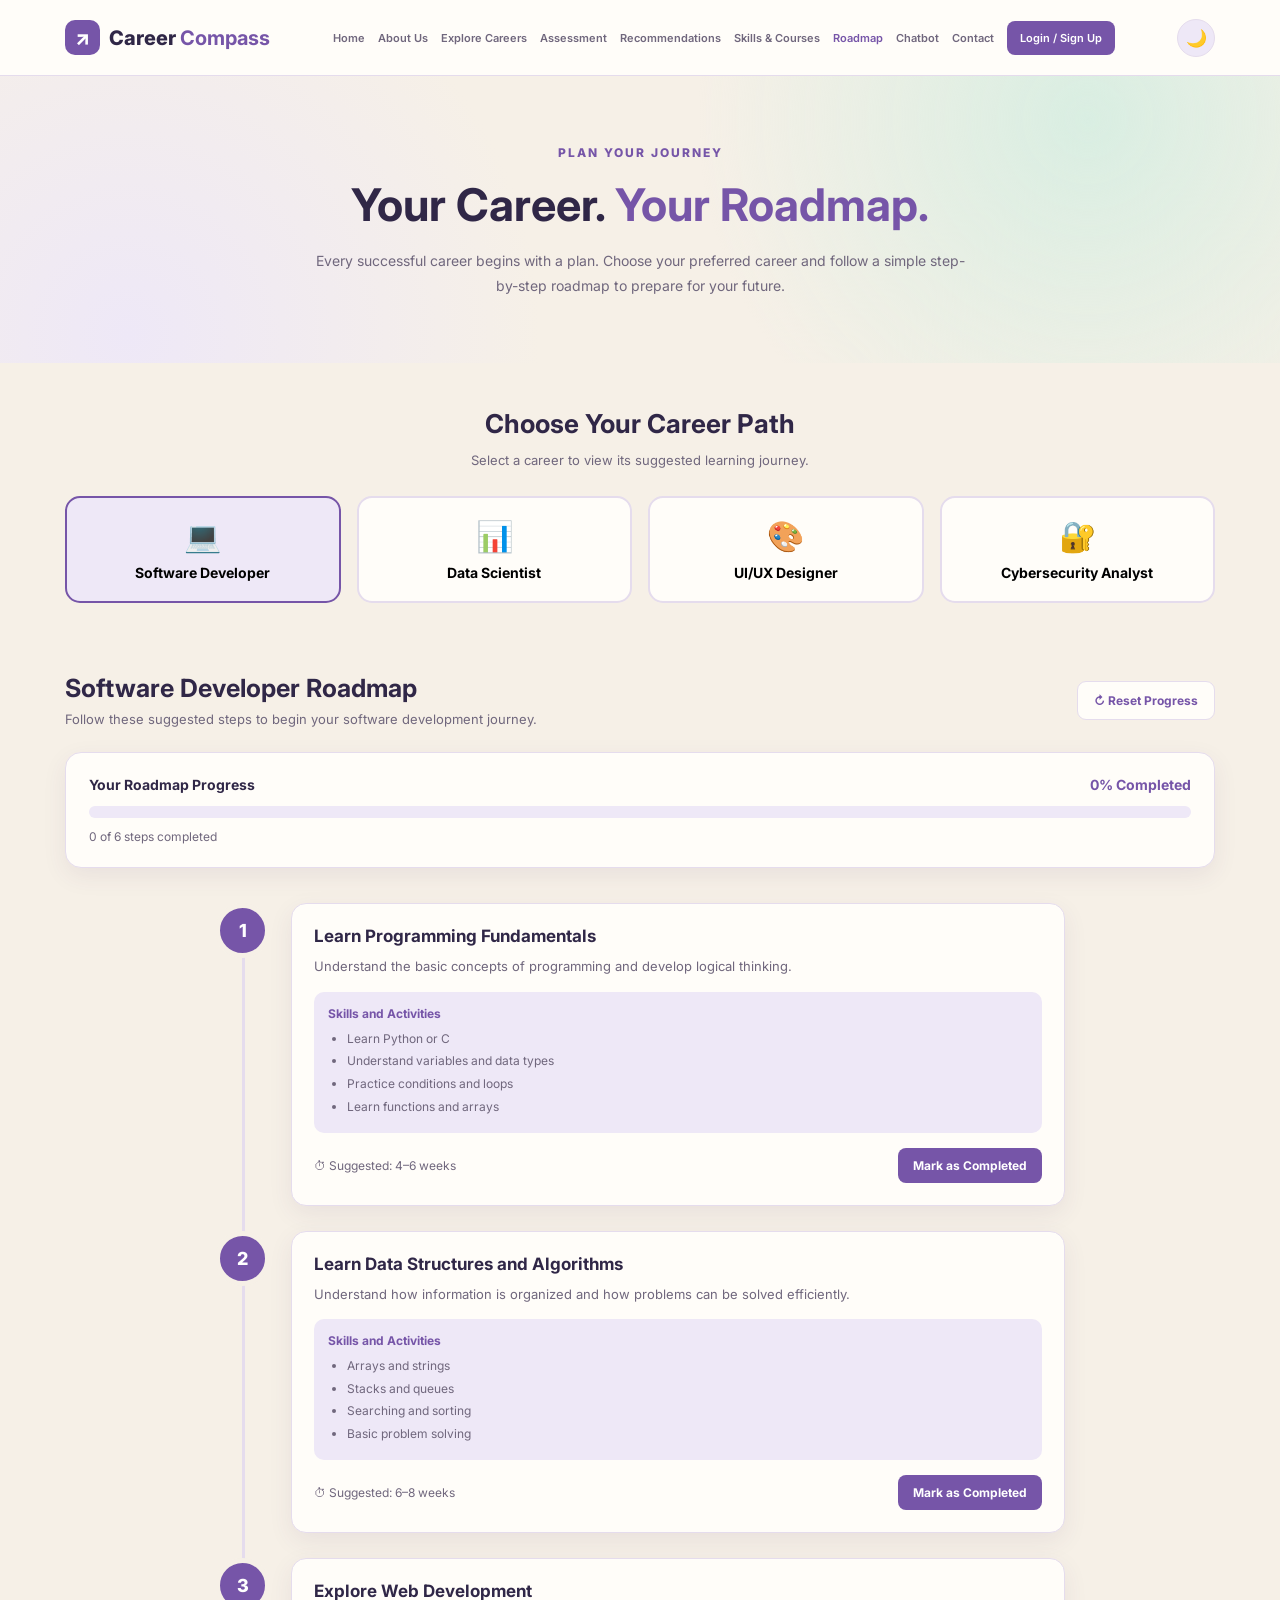
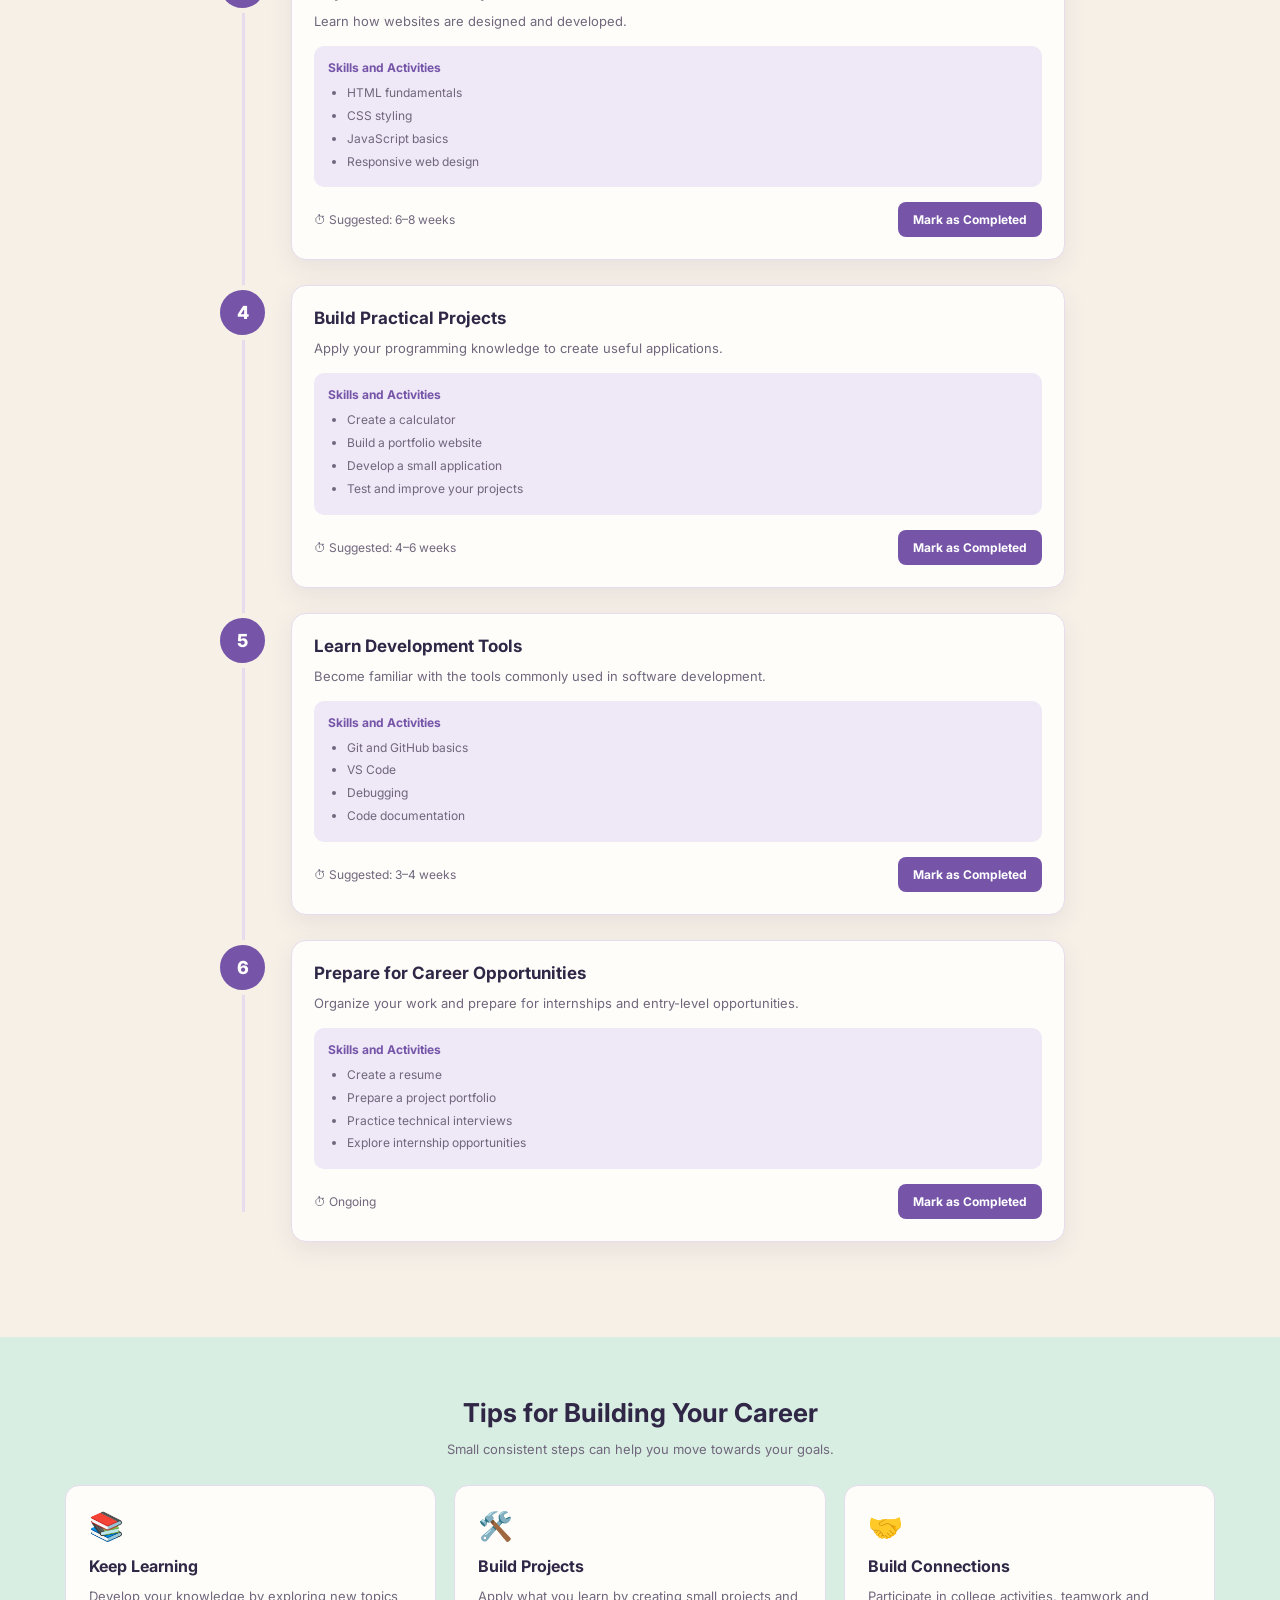
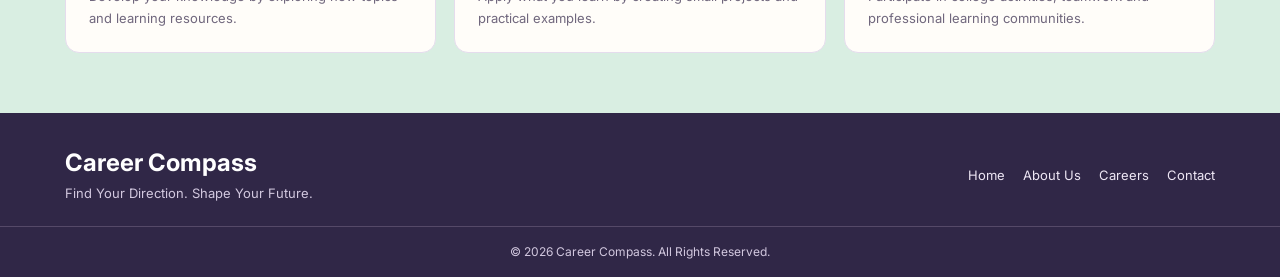
<file: roadmap.html>
<!DOCTYPE html>
<html lang="en">
<head>
<meta charset="UTF-8">
<meta name="viewport" content="width=device-width, initial-scale=1.0">
<meta name="description" content="Explore step-by-step career roadmaps with Career Compass.">
<title>Career Roadmap | Career Compass</title>

<link rel="preconnect" href="https://fonts.googleapis.com">
<link rel="preconnect" href="https://fonts.gstatic.com" crossorigin>
<link href="https://fonts.googleapis.com/css2?family=Inter:wght@400;500;600;700;800&display=swap" rel="stylesheet">

<style>
:root {
    --bg: #f6f0e7;
    --card: #fffdf9;
    --soft: #eee8f7;
    --text: #302747;
    --muted: #70677d;
    --purple: #7655a8;
    --purple-dark: #573982;
    --mint: #d9eee2;
    --border: #e5dced;
    --shadow: 0 8px 25px rgba(72,48,100,.08);
}

body.dark {
    --bg: #211c2d;
    --card: #30283e;
    --soft: #40334f;
    --text: #f5efff;
    --muted: #c5b9d4;
    --purple: #c4a6ed;
    --purple-dark: #a986d9;
    --mint: #344d43;
    --border: #51435f;
    --shadow: 0 8px 25px rgba(0,0,0,.2);
}

* {
    margin: 0;
    padding: 0;
    box-sizing: border-box;
}

html {
    scroll-behavior: smooth;
}

body {
    font-family: Inter, sans-serif;
    background: var(--bg);
    color: var(--text);
    transition: .3s;
}

a {
    text-decoration: none;
    color: inherit;
}

button, select {
    font-family: inherit;
    cursor: pointer;
}

.container {
    width: min(1150px, 90%);
    margin: auto;
}

/* NAVIGATION */

.header {
    background: var(--card);
    border-bottom: 1px solid var(--border);
    position: sticky;
    top: 0;
    z-index: 100;
}

.navbar {
    min-height: 75px;
    display: flex;
    justify-content: space-between;
    align-items: center;
    gap: 15px;
    padding: 12px 0;
}

.logo {
    font-size: 20px;
    font-weight: 800;
    white-space: nowrap;
}

.logo strong {
    color: var(--purple);
}

.logo-icon {
    display: inline-grid;
    place-items: center;
    background: var(--purple);
    color: white;
    width: 35px;
    height: 35px;
    border-radius: 10px;
    margin-right: 5px;
}

.nav-links {
    display: flex;
    align-items: center;
    gap: 13px;
}

.nav-links a {
    font-size: 11px;
    font-weight: 600;
    color: var(--muted);
}

.nav-links a:hover,
.nav-links a.active {
    color: var(--purple);
}

.nav-links .login-link {
    background: var(--purple);
    color: white;
    padding: 10px 13px;
    border-radius: 8px;
}

.theme-toggle, .menu-toggle {
    width: 38px;
    height: 38px;
    border: 1px solid var(--border);
    background: var(--soft);
    border-radius: 50%;
    cursor: pointer;
    font-size: 17px;
    color: var(--text);
    flex-shrink: 0;
}

.menu-toggle {
    display: none;
}

/* HERO */

.hero {
    padding: 65px 0;
    background:
        radial-gradient(circle at 85% 15%, var(--mint), transparent 35%),
        radial-gradient(circle at 10% 90%, var(--soft), transparent 35%);
    text-align: center;
}

.eyebrow {
    color: var(--purple);
    font-size: 12px;
    font-weight: 800;
    letter-spacing: 2px;
}

.hero h1 {
    font-size: clamp(30px, 5vw, 45px);
    margin: 16px 0;
}

.hero h1 span {
    color: var(--purple);
}

.hero p {
    max-width: 650px;
    margin: auto;
    color: var(--muted);
    line-height: 1.8;
    font-size: 14px;
}

/* CAREER SELECTOR */

.selector-section {
    padding: 45px 0 25px;
}

.section-heading {
    text-align: center;
    margin-bottom: 25px;
}

.section-heading h2 {
    font-size: 26px;
    margin-bottom: 10px;
}

.section-heading p {
    color: var(--muted);
    font-size: 13px;
    line-height: 1.7;
}

.career-grid {
    display: grid;
    grid-template-columns: repeat(4, 1fr);
    gap: 16px;
}

.career-option {
    padding: 20px;
    text-align: center;
    border: 2px solid var(--border);
    border-radius: 15px;
    background: var(--card);
    transition: .2s;
}

.career-option:hover {
    transform: translateY(-4px);
    box-shadow: var(--shadow);
}

.career-option.active {
    border-color: var(--purple);
    background: var(--soft);
}

.career-option .icon {
    font-size: 30px;
    margin-bottom: 10px;
}

.career-option h3 {
    font-size: 14px;
}

/* ROADMAP INTRO */

.roadmap-section {
    padding: 45px 0 70px;
}

.roadmap-header {
    display: flex;
    justify-content: space-between;
    align-items: center;
    gap: 20px;
    flex-wrap: wrap;
    margin-bottom: 25px;
}

.roadmap-header h2 {
    font-size: 25px;
}

.roadmap-header p {
    color: var(--muted);
    font-size: 13px;
    margin-top: 8px;
}

.reset-btn {
    padding: 11px 16px;
    border: 1px solid var(--border);
    background: var(--card);
    color: var(--purple);
    border-radius: 9px;
    font-size: 12px;
    font-weight: 700;
}

/* PROGRESS */

.progress-card {
    background: var(--card);
    padding: 23px;
    border: 1px solid var(--border);
    border-radius: 16px;
    margin-bottom: 35px;
    box-shadow: var(--shadow);
}

.progress-top {
    display: flex;
    justify-content: space-between;
    gap: 12px;
    margin-bottom: 13px;
    font-size: 14px;
    font-weight: 700;
}

.progress-top span:last-child {
    color: var(--purple);
}

.progress-track {
    height: 12px;
    background: var(--soft);
    border-radius: 20px;
    overflow: hidden;
}

.progress-fill {
    height: 100%;
    width: 0%;
    background: linear-gradient(90deg, #7655a8, #a9d5bd);
    border-radius: 20px;
    transition: .3s;
}

.progress-card p {
    font-size: 12px;
    color: var(--muted);
    margin-top: 11px;
}

/* ROADMAP TIMELINE */

.timeline {
    position: relative;
    max-width: 850px;
    margin: auto;
}

.timeline::before {
    content: "";
    position: absolute;
    left: 27px;
    top: 20px;
    bottom: 30px;
    width: 3px;
    background: var(--border);
}

.step {
    position: relative;
    display: grid;
    grid-template-columns: 56px 1fr;
    gap: 20px;
    margin-bottom: 25px;
}

.step-number {
    width: 55px;
    height: 55px;
    background: var(--purple);
    color: white;
    border-radius: 50%;
    display: grid;
    place-items: center;
    font-size: 18px;
    font-weight: 800;
    z-index: 1;
    border: 5px solid var(--bg);
}

.step.completed .step-number {
    background: #589675;
}

.step-card {
    background: var(--card);
    border: 1px solid var(--border);
    border-radius: 15px;
    padding: 22px;
    box-shadow: var(--shadow);
}

.step-card h3 {
    font-size: 17px;
    margin-bottom: 9px;
}

.step-card > p {
    color: var(--muted);
    font-size: 13px;
    line-height: 1.7;
    margin-bottom: 14px;
}

.step-details {
    background: var(--soft);
    border-radius: 10px;
    padding: 14px;
    margin-bottom: 15px;
}

.step-details h4 {
    font-size: 12px;
    margin-bottom: 7px;
    color: var(--purple);
}

.step-details ul {
    padding-left: 19px;
    color: var(--muted);
    font-size: 12px;
    line-height: 1.9;
}

.step-bottom {
    display: flex;
    justify-content: space-between;
    align-items: center;
    flex-wrap: wrap;
    gap: 12px;
}

.duration {
    font-size: 12px;
    color: var(--muted);
}

.complete-btn {
    padding: 10px 15px;
    border-radius: 8px;
    background: var(--purple);
    color: white;
    border: none;
    font-size: 12px;
    font-weight: 700;
}

.step.completed .complete-btn {
    background: var(--mint);
    color: var(--text);
}

/* TIPS */

.tips-section {
    padding: 60px 0;
    background: var(--mint);
}

.tips-grid {
    display: grid;
    grid-template-columns: repeat(3, 1fr);
    gap: 18px;
}

.tip-card {
    background: var(--card);
    border-radius: 14px;
    padding: 23px;
    border: 1px solid var(--border);
}

.tip-card span {
    font-size: 28px;
}

.tip-card h3 {
    margin: 13px 0 9px;
    font-size: 16px;
}

.tip-card p {
    font-size: 13px;
    line-height: 1.7;
    color: var(--muted);
}

/* FOOTER */

.footer {
    background: #302747;
    color: white;
    padding: 35px 0 18px;
}

.footer-content {
    display: flex;
    justify-content: space-between;
    gap: 20px;
    padding-bottom: 25px;
}

.footer p {
    color: #d2c8df;
    font-size: 13px;
    margin-top: 8px;
}

.footer-links {
    display: flex;
    flex-wrap: wrap;
    gap: 18px;
    align-items: center;
}

.footer-links a {
    font-size: 13px;
    color: #eee7f5;
}

.copyright {
    text-align: center;
    border-top: 1px solid #554968;
    padding-top: 17px;
    color: #d2c8df;
    font-size: 12px;
}

/* RESPONSIVE */

@media(max-width: 1100px) {
    .menu-toggle {
        display: block;
        margin-left: auto;
    }

    .nav-links {
        display: none;
        order: 4;
        width: 100%;
        flex-direction: column;
        align-items: stretch;
        gap: 0;
    }

    .nav-links.show {
        display: flex;
    }

    .nav-links a {
        padding: 12px;
        border-bottom: 1px solid var(--border);
        font-size: 13px;
    }

    .nav-links .login-link {
        text-align: center;
        margin-top: 8px;
    }

    .career-grid {
        grid-template-columns: repeat(2, 1fr);
    }
}

@media(max-width: 650px) {
    .career-grid,
    .tips-grid {
        grid-template-columns: 1fr;
    }

    .step {
        grid-template-columns: 43px 1fr;
        gap: 12px;
    }

    .step-number {
        width: 43px;
        height: 43px;
        font-size: 15px;
    }

    .timeline::before {
        left: 20px;
    }

    .step-card {
        padding: 16px;
    }

    .footer-content {
        flex-direction: column;
    }
}
</style>
</head>

<body>

<!-- NAVIGATION -->
<header class="header">
<nav class="navbar container">

    <a href="index.html" class="logo">
        <span class="logo-icon">↗</span>
        Career <strong>Compass</strong>
    </a>

    <button class="menu-toggle" id="menuToggle"
    aria-label="Open navigation menu"
    aria-expanded="false">☰</button>

    <div class="nav-links" id="navLinks">
        <a href="index.html">Home</a>
        <a href="about.html">About Us</a>
        <a href="career.html">Explore Careers</a>
        <a href="assessment.html">Assessment</a>
        <a href="recommendations.html">Recommendations</a>
        <a href="skills.html">Skills & Courses</a>
        <a href="roadmap.html" class="active">Roadmap</a>
        <a href="chatbot.html">Chatbot</a>
        <a href="contact.html">Contact</a>
        <a href="login.html" class="login-link">Login / Sign Up</a>
    </div>

    <button class="theme-toggle" id="themeToggle"
    aria-label="Switch to dark mode">🌙</button>

</nav>
</header>


<!-- HERO -->
<section class="hero">
<div class="container">

    <span class="eyebrow">PLAN YOUR JOURNEY</span>

    <h1>Your Career. <span>Your Roadmap.</span></h1>

    <p>
        Every successful career begins with a plan.
        Choose your preferred career and follow a simple
        step-by-step roadmap to prepare for your future.
    </p>

</div>
</section>


<main>

<!-- CAREER SELECTION -->
<section class="selector-section container">

    <div class="section-heading">
        <h2>Choose Your Career Path</h2>
        <p>Select a career to view its suggested learning journey.</p>
    </div>

    <div class="career-grid" id="careerGrid">

        <button class="career-option active" data-career="developer">
            <div class="icon">💻</div>
            <h3>Software Developer</h3>
        </button>

        <button class="career-option" data-career="data">
            <div class="icon">📊</div>
            <h3>Data Scientist</h3>
        </button>

        <button class="career-option" data-career="designer">
            <div class="icon">🎨</div>
            <h3>UI/UX Designer</h3>
        </button>

        <button class="career-option" data-career="cyber">
            <div class="icon">🔐</div>
            <h3>Cybersecurity Analyst</h3>
        </button>

    </div>

</section>


<!-- ROADMAP -->
<section class="roadmap-section container">

    <div class="roadmap-header">
        <div>
            <h2 id="roadmapTitle">Software Developer Roadmap</h2>
            <p id="roadmapDescription">
                Follow these suggested steps to begin your software development journey.
            </p>
        </div>

        <button class="reset-btn" id="resetBtn">
            ↻ Reset Progress
        </button>
    </div>


    <!-- PROGRESS -->
    <div class="progress-card">

        <div class="progress-top">
            <span>Your Roadmap Progress</span>
            <span id="progressText">0% Completed</span>
        </div>

        <div class="progress-track">
            <div class="progress-fill" id="progressFill"></div>
        </div>

        <p id="progressCount">0 of 6 steps completed</p>

    </div>


    <!-- DYNAMIC TIMELINE -->
    <div class="timeline" id="timeline"></div>

</section>


<!-- CAREER TIPS -->
<section class="tips-section">
<div class="container">

    <div class="section-heading">
        <h2>Tips for Building Your Career</h2>
        <p>Small consistent steps can help you move towards your goals.</p>
    </div>

    <div class="tips-grid">

        <div class="tip-card">
            <span>📚</span>
            <h3>Keep Learning</h3>
            <p>Develop your knowledge by exploring new topics and learning resources.</p>
        </div>

        <div class="tip-card">
            <span>🛠️</span>
            <h3>Build Projects</h3>
            <p>Apply what you learn by creating small projects and practical examples.</p>
        </div>

        <div class="tip-card">
            <span>🤝</span>
            <h3>Build Connections</h3>
            <p>Participate in college activities, teamwork and professional learning communities.</p>
        </div>

    </div>

</div>
</section>

</main>


<!-- FOOTER -->
<footer class="footer">

<div class="container footer-content">

    <div>
        <h2>Career Compass</h2>
        <p>Find Your Direction. Shape Your Future.</p>
    </div>

    <div class="footer-links">
        <a href="index.html">Home</a>
        <a href="about.html">About Us</a>
        <a href="career.html">Careers</a>
        <a href="contact.html">Contact</a>
    </div>

</div>

<div class="copyright">
    © <span id="currentYear"></span> Career Compass.
    All Rights Reserved.
</div>

</footer>


<script>

// CAREER ROADMAP DATA

const roadmaps = {

developer: {
    title: "Software Developer Roadmap",
    description: "Follow these suggested steps to begin your software development journey.",
    steps: [
        {
            title: "Learn Programming Fundamentals",
            description: "Understand the basic concepts of programming and develop logical thinking.",
            duration: "Suggested: 4–6 weeks",
            topics: ["Learn Python or C", "Understand variables and data types", "Practice conditions and loops", "Learn functions and arrays"]
        },
        {
            title: "Learn Data Structures and Algorithms",
            description: "Understand how information is organized and how problems can be solved efficiently.",
            duration: "Suggested: 6–8 weeks",
            topics: ["Arrays and strings", "Stacks and queues", "Searching and sorting", "Basic problem solving"]
        },
        {
            title: "Explore Web Development",
            description: "Learn how websites are designed and developed.",
            duration: "Suggested: 6–8 weeks",
            topics: ["HTML fundamentals", "CSS styling", "JavaScript basics", "Responsive web design"]
        },
        {
            title: "Build Practical Projects",
            description: "Apply your programming knowledge to create useful applications.",
            duration: "Suggested: 4–6 weeks",
            topics: ["Create a calculator", "Build a portfolio website", "Develop a small application", "Test and improve your projects"]
        },
        {
            title: "Learn Development Tools",
            description: "Become familiar with the tools commonly used in software development.",
            duration: "Suggested: 3–4 weeks",
            topics: ["Git and GitHub basics", "VS Code", "Debugging", "Code documentation"]
        },
        {
            title: "Prepare for Career Opportunities",
            description: "Organize your work and prepare for internships and entry-level opportunities.",
            duration: "Ongoing",
            topics: ["Create a resume", "Prepare a project portfolio", "Practice technical interviews", "Explore internship opportunities"]
        }
    ]
},

data: {
    title: "Data Scientist Roadmap",
    description: "Explore the learning journey towards a career in data science.",
    steps: [
        {
            title: "Learn Programming Basics",
            description: "Build a foundation in programming and computational thinking.",
            duration: "Suggested: 4–6 weeks",
            topics: ["Python fundamentals", "Variables and loops", "Functions", "Working with lists"]
        },
        {
            title: "Understand Mathematics and Statistics",
            description: "Learn mathematical ideas that support data analysis.",
            duration: "Suggested: 6–8 weeks",
            topics: ["Basic statistics", "Probability", "Linear algebra fundamentals", "Data interpretation"]
        },
        {
            title: "Learn Data Handling",
            description: "Understand how to collect, organize and process data.",
            duration: "Suggested: 4–6 weeks",
            topics: ["Working with datasets", "Pandas basics", "NumPy basics", "Data cleaning"]
        },
        {
            title: "Explore Data Visualization",
            description: "Present information through charts and visual summaries.",
            duration: "Suggested: 3–4 weeks",
            topics: ["Charts and graphs", "Matplotlib basics", "Dashboards", "Visual storytelling"]
        },
        {
            title: "Understand Machine Learning",
            description: "Explore introductory machine learning concepts.",
            duration: "Suggested: 6–8 weeks",
            topics: ["Machine learning basics", "Classification", "Regression", "Model evaluation"]
        },
        {
            title: "Build Projects and Portfolio",
            description: "Use your knowledge to work with sample datasets and present your findings.",
            duration: "Ongoing",
            topics: ["Analyze a dataset", "Create visual reports", "Document your projects", "Prepare a portfolio"]
        }
    ]
},

designer: {
    title: "UI/UX Designer Roadmap",
    description: "Learn how to create useful, attractive and user-friendly digital experiences.",
    steps: [
        {
            title: "Understand Design Fundamentals",
            description: "Learn the principles behind effective visual design.",
            duration: "Suggested: 3–4 weeks",
            topics: ["Colour theory", "Typography", "Spacing and alignment", "Visual hierarchy"]
        },
        {
            title: "Learn User Experience Basics",
            description: "Understand how users interact with websites and applications.",
            duration: "Suggested: 3–4 weeks",
            topics: ["User needs", "User research basics", "User journeys", "Usability principles"]
        },
        {
            title: "Learn Wireframing",
            description: "Plan the structure and layout of digital products.",
            duration: "Suggested: 3 weeks",
            topics: ["Wireframe creation", "Page layouts", "Navigation design", "Low-fidelity prototypes"]
        },
        {
            title: "Explore Design Tools",
            description: "Become familiar with digital design and prototyping tools.",
            duration: "Suggested: 4 weeks",
            topics: ["Figma fundamentals", "Design components", "Prototyping", "Design systems"]
        },
        {
            title: "Create Design Projects",
            description: "Practice designing real-world website and app concepts.",
            duration: "Suggested: 4–6 weeks",
            topics: ["Design a mobile app", "Create a website layout", "Build a portfolio", "Improve designs using feedback"]
        },
        {
            title: "Prepare for Design Opportunities",
            description: "Present your design work and prepare for professional opportunities.",
            duration: "Ongoing",
            topics: ["Organize design projects", "Prepare a portfolio", "Practice explaining design decisions", "Explore internships"]
        }
    ]
},

cyber: {
    title: "Cybersecurity Analyst Roadmap",
    description: "Build a foundation in computing, networking and responsible cybersecurity practices.",
    steps: [
        {
            title: "Learn Computer Fundamentals",
            description: "Understand how computers and operating systems work.",
            duration: "Suggested: 4 weeks",
            topics: ["Computer hardware basics", "Operating systems", "File systems", "Command-line fundamentals"]
        },
        {
            title: "Understand Networking",
            description: "Learn how devices communicate across networks.",
            duration: "Suggested: 5–6 weeks",
            topics: ["Network fundamentals", "IP addresses", "DNS basics", "Common network protocols"]
        },
        {
            title: "Learn Security Fundamentals",
            description: "Understand the principles of protecting information and digital systems.",
            duration: "Suggested: 4 weeks",
            topics: ["Confidentiality, integrity and availability", "Authentication", "Access control", "Safe security practices"]
        },
        {
            title: "Explore Operating System Security",
            description: "Learn about system administration and basic security settings.",
            duration: "Suggested: 4 weeks",
            topics: ["Linux fundamentals", "User permissions", "System updates", "Security logs"]
        },
        {
            title: "Study Defensive Security",
            description: "Understand how organizations monitor and protect their systems.",
            duration: "Suggested: 5–6 weeks",
            topics: ["Security monitoring concepts", "Incident response basics", "Backup practices", "Risk awareness"]
        },
        {
            title: "Build Knowledge and Prepare",
            description: "Practice with authorized learning environments and prepare for entry-level opportunities.",
            duration: "Ongoing",
            topics: ["Complete beginner security courses", "Document learning activities", "Study security concepts", "Explore internships"]
        }
    ]
}

};


// ELEMENTS

const timeline = document.getElementById("timeline");
const careerOptions = document.querySelectorAll(".career-option");

let selectedCareer = "developer";


// LOAD SAVED PROGRESS

let progressData = JSON.parse(
    localStorage.getItem("careerCompassRoadmapProgress") || "{}"
);


// DISPLAY ROADMAP

function displayRoadmap(career) {

    selectedCareer = career;

    const roadmap = roadmaps[career];

    document.getElementById("roadmapTitle").textContent =
        roadmap.title;

    document.getElementById("roadmapDescription").textContent =
        roadmap.description;

    careerOptions.forEach(option => {
        option.classList.toggle(
            "active",
            option.dataset.career === career
        );
    });

    timeline.innerHTML = "";

    const completed = progressData[career] || [];

    roadmap.steps.forEach((step, index) => {

        const isCompleted = completed.includes(index);

        const stepElement = document.createElement("div");

        stepElement.className =
            "step" + (isCompleted ? " completed" : "");

        stepElement.innerHTML = `
            <div class="step-number">
                ${isCompleted ? "✓" : index + 1}
            </div>

            <div class="step-card">

                <h3>${step.title}</h3>

                <p>${step.description}</p>

                <div class="step-details">
                    <h4>Skills and Activities</h4>
                    <ul>
                        ${step.topics.map(topic => `<li>${topic}</li>`).join("")}
                    </ul>
                </div>

                <div class="step-bottom">

                    <span class="duration">⏱ ${step.duration}</span>

                    <button class="complete-btn">
                        ${isCompleted ? "✓ Completed" : "Mark as Completed"}
                    </button>

                </div>

            </div>
        `;

        stepElement.querySelector(".complete-btn")
            .addEventListener("click", () => toggleStep(index));

        timeline.appendChild(stepElement);

    });

    updateProgress();

}


// TOGGLE STEP COMPLETION

function toggleStep(index) {

    if (!progressData[selectedCareer]) {
        progressData[selectedCareer] = [];
    }

    const completed = progressData[selectedCareer];

    if (completed.includes(index)) {

        progressData[selectedCareer] =
            completed.filter(item => item !== index);

    } else {

        completed.push(index);

    }

    localStorage.setItem(
        "careerCompassRoadmapProgress",
        JSON.stringify(progressData)
    );

    displayRoadmap(selectedCareer);

}


// UPDATE PROGRESS BAR

function updateProgress() {

    const total = roadmaps[selectedCareer].steps.length;

    const completed =
        (progressData[selectedCareer] || []).length;

    const percentage = Math.round((completed / total) * 100);

    document.getElementById("progressText").textContent =
        percentage + "% Completed";

    document.getElementById("progressFill").style.width =
        percentage + "%";

    document.getElementById("progressCount").textContent =
        completed + " of " + total + " steps completed";

}


// CAREER SELECTION

careerOptions.forEach(option => {

    option.addEventListener("click", function() {

        displayRoadmap(this.dataset.career);

    });

});


// RESET PROGRESS

document.getElementById("resetBtn")
.addEventListener("click", function() {

    const completed = progressData[selectedCareer] || [];

    if (completed.length === 0) {
        alert("There is no progress to reset for this career.");
        return;
    }

    const confirmReset = confirm(
        "Are you sure you want to reset your progress for this career?"
    );

    if (confirmReset) {

        progressData[selectedCareer] = [];

        localStorage.setItem(
            "careerCompassRoadmapProgress",
            JSON.stringify(progressData)
        );

        displayRoadmap(selectedCareer);

    }

});


// MOBILE NAVIGATION

const menuToggle = document.getElementById("menuToggle");
const navLinks = document.getElementById("navLinks");

menuToggle.addEventListener("click", function() {

    navLinks.classList.toggle("show");

    const isOpen = navLinks.classList.contains("show");

    menuToggle.textContent = isOpen ? "✕" : "☰";
    menuToggle.setAttribute("aria-expanded", isOpen);

});

document.querySelectorAll(".nav-links a").forEach(link => {

    link.addEventListener("click", function() {

        navLinks.classList.remove("show");
        menuToggle.textContent = "☰";
        menuToggle.setAttribute("aria-expanded", "false");

    });

});


// DARK AND LIGHT MODE

const themeToggle = document.getElementById("themeToggle");

function updateThemeButton() {

    const isDark = document.body.classList.contains("dark");

    themeToggle.textContent = isDark ? "☀️" : "🌙";

    themeToggle.setAttribute(
        "aria-label",
        isDark ? "Switch to light mode" : "Switch to dark mode"
    );

}

if (localStorage.getItem("careerCompassTheme") === "dark") {
    document.body.classList.add("dark");
}

updateThemeButton();

themeToggle.addEventListener("click", function() {

    document.body.classList.toggle("dark");

    const theme = document.body.classList.contains("dark")
        ? "dark"
        : "light";

    localStorage.setItem("careerCompassTheme", theme);

    updateThemeButton();

});


// CURRENT YEAR

document.getElementById("currentYear").textContent =
    new Date().getFullYear();


// INITIAL ROADMAP

displayRoadmap("developer");

</script>

</body>
</html>
</file>
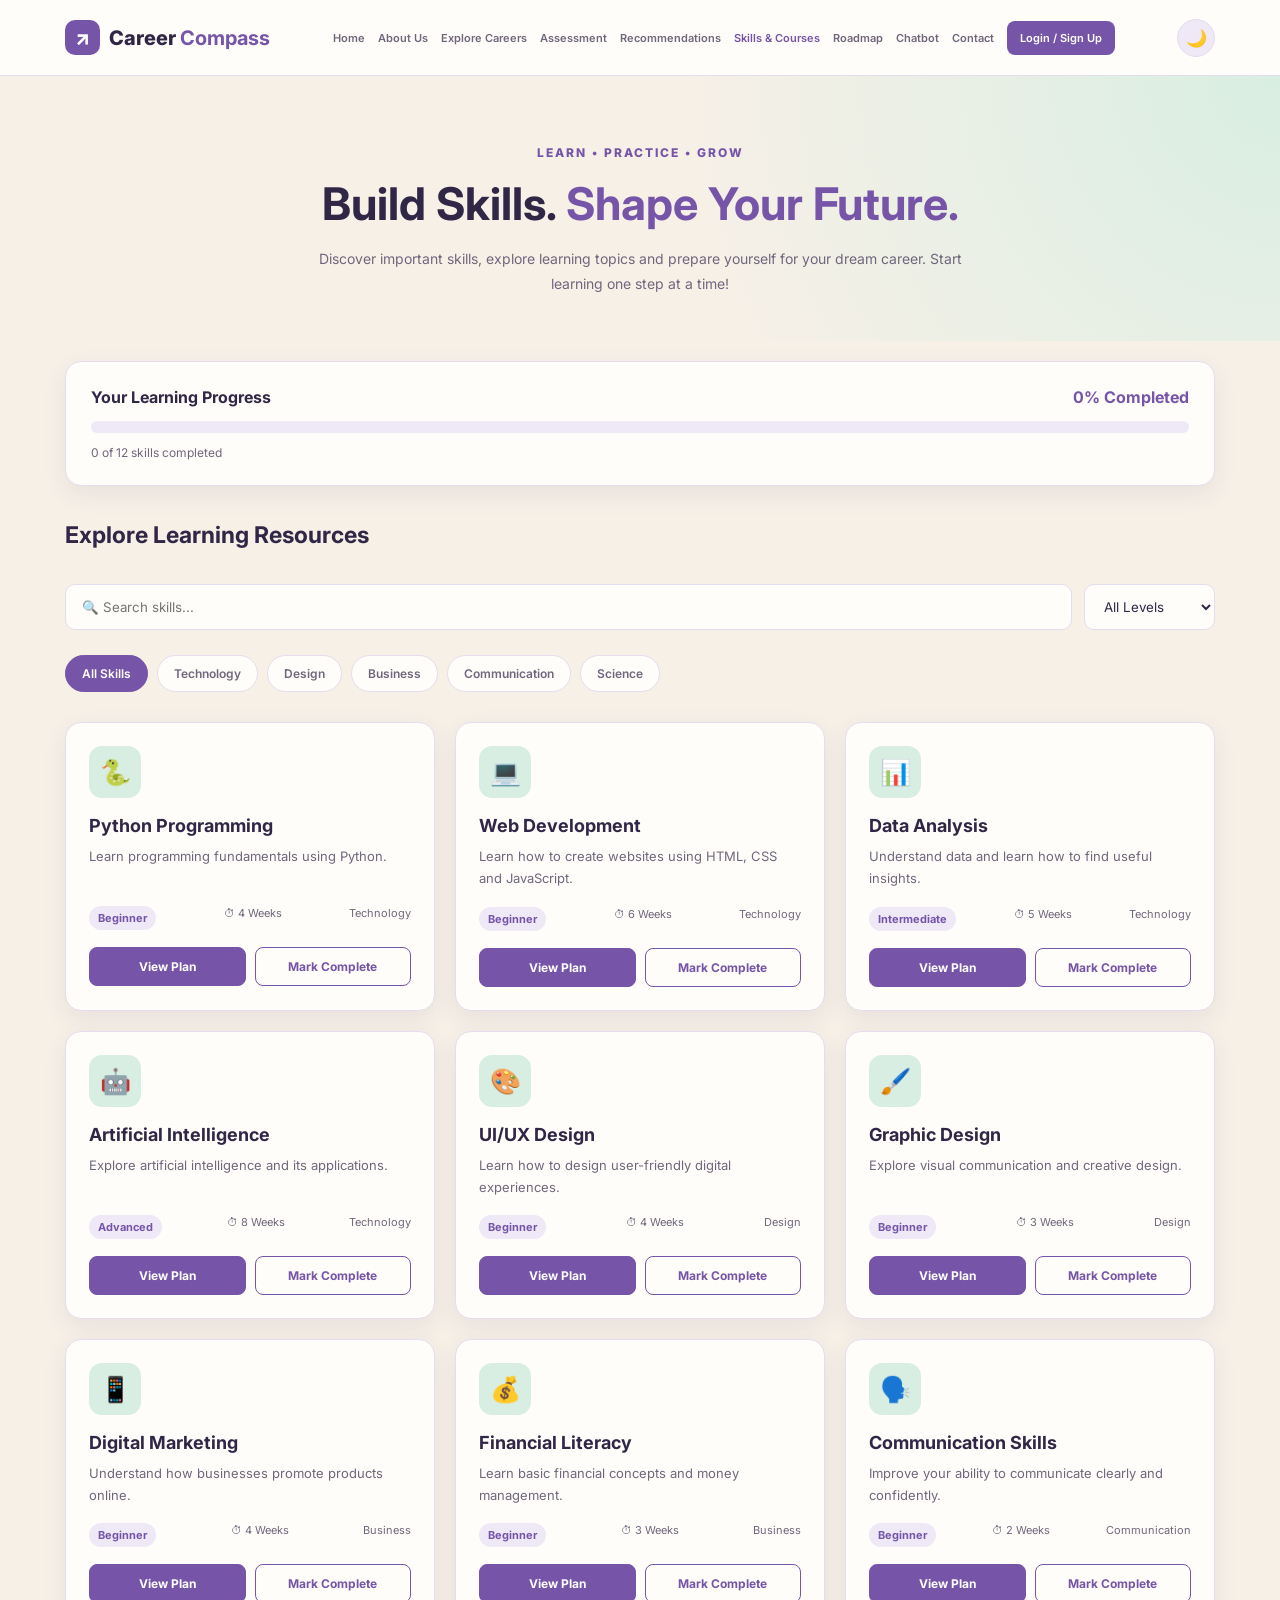
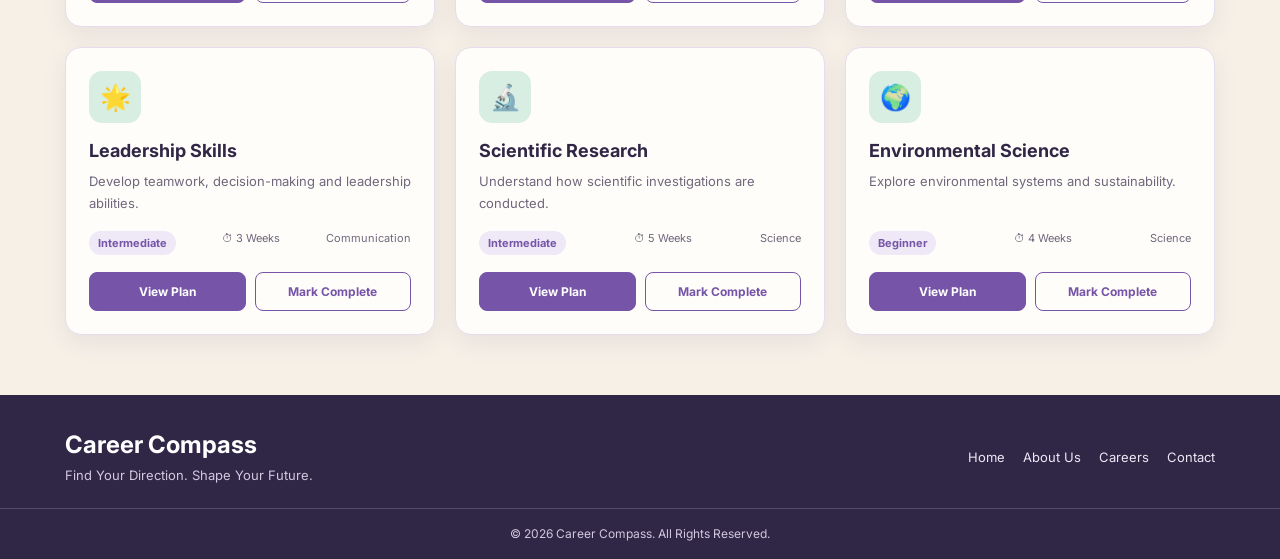
<file: skills.html>
<!DOCTYPE html>
<html lang="en">
<head>
<meta charset="UTF-8">
<meta name="viewport" content="width=device-width, initial-scale=1.0">
<title>Skills & Learning | Career Compass</title>

<link rel="preconnect" href="https://fonts.googleapis.com">
<link rel="preconnect" href="https://fonts.gstatic.com" crossorigin>
<link href="https://fonts.googleapis.com/css2?family=Inter:wght@400;500;600;700;800&display=swap" rel="stylesheet">

<style>
:root {
    --bg: #f6f0e7;
    --card: #fffdf9;
    --soft: #eee8f7;
    --text: #302747;
    --muted: #70677d;
    --purple: #7655a8;
    --purple-dark: #573982;
    --mint: #d9eee2;
    --border: #e5dced;
    --shadow: 0 8px 25px rgba(72,48,100,.08);
}

body.dark {
    --bg: #211c2d;
    --card: #30283e;
    --soft: #40334f;
    --text: #f5efff;
    --muted: #c5b9d4;
    --purple: #c4a6ed;
    --purple-dark: #a986d9;
    --mint: #344d43;
    --border: #51435f;
    --shadow: 0 8px 25px rgba(0,0,0,.2);
}

* {
    margin: 0;
    padding: 0;
    box-sizing: border-box;
}

body {
    font-family: Inter, sans-serif;
    background: var(--bg);
    color: var(--text);
    transition: .3s;
}

a {
    color: inherit;
    text-decoration: none;
}

button, input, select {
    font-family: inherit;
}

.container {
    width: min(1150px, 90%);
    margin: auto;
}

/* NAVIGATION */

.header {
    background: var(--card);
    border-bottom: 1px solid var(--border);
    position: sticky;
    top: 0;
    z-index: 100;
}

.navbar {
    min-height: 75px;
    display: flex;
    justify-content: space-between;
    align-items: center;
    gap: 15px;
    padding: 12px 0;
}

.logo {
    font-size: 20px;
    font-weight: 800;
    white-space: nowrap;
}

.logo strong {
    color: var(--purple);
}

.logo-icon {
    display: inline-grid;
    place-items: center;
    background: var(--purple);
    color: white;
    width: 35px;
    height: 35px;
    border-radius: 10px;
    margin-right: 5px;
}

.nav-links {
    display: flex;
    align-items: center;
    gap: 13px;
}

.nav-links a {
    font-size: 11px;
    font-weight: 600;
    color: var(--muted);
}

.nav-links a:hover,
.nav-links a.active {
    color: var(--purple);
}

.nav-links .login-link {
    background: var(--purple);
    color: white;
    padding: 10px 13px;
    border-radius: 8px;
}

.theme-toggle, .menu-toggle {
    width: 38px;
    height: 38px;
    border: 1px solid var(--border);
    background: var(--soft);
    border-radius: 50%;
    cursor: pointer;
    font-size: 17px;
    color: var(--text);
    flex-shrink: 0;
}

.menu-toggle {
    display: none;
}

/* PAGE INTRO */

.page-intro {
    padding: 65px 0 45px;
    text-align: center;
    background: radial-gradient(circle at top right, var(--mint), transparent 45%);
}

.eyebrow {
    color: var(--purple);
    font-size: 12px;
    font-weight: 800;
    letter-spacing: 2px;
}

.page-intro h1 {
    font-size: clamp(30px, 5vw, 45px);
    margin: 15px 0;
}

.page-intro h1 span {
    color: var(--purple);
}

.page-intro p {
    max-width: 650px;
    margin: auto;
    color: var(--muted);
    line-height: 1.8;
    font-size: 14px;
}

/* PROGRESS */

.progress-section {
    margin: 20px auto 35px;
    padding: 25px;
    background: var(--card);
    border: 1px solid var(--border);
    border-radius: 16px;
    box-shadow: var(--shadow);
}

.progress-top {
    display: flex;
    justify-content: space-between;
    gap: 15px;
    margin-bottom: 14px;
    font-weight: 700;
}

.progress-top span:last-child {
    color: var(--purple);
}

.progress-track {
    height: 12px;
    background: var(--soft);
    border-radius: 20px;
    overflow: hidden;
}

.progress-fill {
    height: 100%;
    width: 0%;
    background: linear-gradient(90deg, #7655a8, #a9d5bd);
    border-radius: 20px;
    transition: .3s;
}

/* SEARCH AND FILTERS */

.controls {
    display: flex;
    flex-wrap: wrap;
    gap: 12px;
    margin: 35px 0 25px;
}

.search-box {
    flex: 1;
    min-width: 220px;
    padding: 13px 16px;
    border: 1px solid var(--border);
    border-radius: 10px;
    background: var(--card);
    color: var(--text);
    outline: none;
}

.filter-select {
    padding: 13px 15px;
    border: 1px solid var(--border);
    border-radius: 10px;
    background: var(--card);
    color: var(--text);
    outline: none;
}

.filter-buttons {
    display: flex;
    flex-wrap: wrap;
    gap: 9px;
    margin-bottom: 30px;
}

.filter-btn {
    padding: 10px 16px;
    border: 1px solid var(--border);
    background: var(--card);
    color: var(--muted);
    border-radius: 20px;
    cursor: pointer;
    font-size: 12px;
    font-weight: 600;
}

.filter-btn.active,
.filter-btn:hover {
    background: var(--purple);
    color: white;
    border-color: var(--purple);
}

/* SKILL CARDS */

.section-title {
    margin: 35px 0 20px;
    font-size: 23px;
}

.skill-grid {
    display: grid;
    grid-template-columns: repeat(3, 1fr);
    gap: 20px;
    padding-bottom: 60px;
}

.skill-card {
    background: var(--card);
    border: 1px solid var(--border);
    border-radius: 16px;
    padding: 23px;
    box-shadow: var(--shadow);
    transition: .25s;
}

.skill-card:hover {
    transform: translateY(-5px);
}

.skill-icon {
    width: 52px;
    height: 52px;
    display: grid;
    place-items: center;
    background: var(--mint);
    border-radius: 13px;
    font-size: 25px;
    margin-bottom: 17px;
}

.skill-card h3 {
    font-size: 18px;
    margin-bottom: 9px;
}

.skill-card p {
    color: var(--muted);
    font-size: 13px;
    line-height: 1.7;
    min-height: 44px;
}

.skill-info {
    display: flex;
    justify-content: space-between;
    flex-wrap: wrap;
    gap: 8px;
    margin: 17px 0;
    font-size: 11px;
    color: var(--muted);
}

.level {
    padding: 5px 9px;
    background: var(--soft);
    color: var(--purple);
    border-radius: 15px;
    font-weight: 700;
}

.card-buttons {
    display: flex;
    gap: 9px;
}

.card-buttons button {
    flex: 1;
    padding: 11px 8px;
    border-radius: 8px;
    border: 1px solid var(--purple);
    font-size: 12px;
    font-weight: 700;
    cursor: pointer;
}

.learn-btn {
    background: var(--purple);
    color: white;
}

.complete-btn {
    background: transparent;
    color: var(--purple);
}

.complete-btn.done {
    background: var(--mint);
    color: var(--text);
    border-color: var(--mint);
}

.empty-message {
    display: none;
    text-align: center;
    color: var(--muted);
    padding: 35px;
    background: var(--card);
    border-radius: 14px;
}

/* MODAL */

.modal {
    display: none;
    position: fixed;
    inset: 0;
    background: rgba(20, 15, 30, .65);
    z-index: 500;
    align-items: center;
    justify-content: center;
    padding: 20px;
}

.modal-content {
    background: var(--card);
    color: var(--text);
    width: min(500px, 100%);
    max-height: 85vh;
    overflow-y: auto;
    border-radius: 18px;
    padding: 28px;
    position: relative;
}

.close-modal {
    position: absolute;
    right: 17px;
    top: 13px;
    border: none;
    background: transparent;
    color: var(--text);
    font-size: 25px;
    cursor: pointer;
}

.modal-content h2 {
    color: var(--purple);
    margin-bottom: 15px;
    padding-right: 25px;
}

.modal-content p {
    color: var(--muted);
    font-size: 14px;
    line-height: 1.7;
    margin-bottom: 15px;
}

.modal-content h3 {
    margin: 18px 0 10px;
    font-size: 15px;
}

.modal-content ul {
    padding-left: 22px;
    color: var(--muted);
    line-height: 2;
    font-size: 13px;
}

.modal-action {
    margin-top: 20px;
    padding: 12px 18px;
    background: var(--purple);
    color: white;
    border: none;
    border-radius: 9px;
    font-weight: 700;
    cursor: pointer;
}

/* FOOTER */

.footer {
    background: #302747;
    color: white;
    padding: 35px 0 18px;
}

.footer-content {
    display: flex;
    justify-content: space-between;
    gap: 20px;
    padding-bottom: 25px;
}

.footer p {
    color: #d2c8df;
    font-size: 13px;
    margin-top: 8px;
}

.footer-links {
    display: flex;
    flex-wrap: wrap;
    gap: 18px;
    align-items: center;
}

.footer-links a {
    font-size: 13px;
    color: #eee7f5;
}

.copyright {
    text-align: center;
    border-top: 1px solid #554968;
    padding-top: 17px;
    color: #d2c8df;
    font-size: 12px;
}

/* RESPONSIVE */

@media(max-width: 1100px) {
    .menu-toggle {
        display: block;
        margin-left: auto;
    }

    .nav-links {
        display: none;
        order: 4;
        width: 100%;
        flex-direction: column;
        align-items: stretch;
        gap: 0;
    }

    .nav-links.show {
        display: flex;
    }

    .nav-links a {
        padding: 12px;
        border-bottom: 1px solid var(--border);
        font-size: 13px;
    }

    .nav-links .login-link {
        text-align: center;
        margin-top: 8px;
    }

    .skill-grid {
        grid-template-columns: repeat(2, 1fr);
    }
}

@media(max-width: 650px) {
    .skill-grid {
        grid-template-columns: 1fr;
    }

    .controls {
        flex-direction: column;
    }

    .search-box,
    .filter-select {
        width: 100%;
    }

    .footer-content {
        flex-direction: column;
    }

    .progress-top {
        font-size: 13px;
    }
}
</style>
</head>

<body>

<!-- NAVIGATION -->
<header class="header">
<nav class="navbar container">

    <a href="index.html" class="logo">
        <span class="logo-icon">↗</span>
        Career <strong>Compass</strong>
    </a>

    <button class="menu-toggle" id="menuToggle"
    aria-label="Open navigation menu"
    aria-expanded="false">☰</button>

    <div class="nav-links" id="navLinks">
        <a href="index.html">Home</a>
        <a href="about.html">About Us</a>
        <a href="career.html">Explore Careers</a>
        <a href="assessment.html">Assessment</a>
        <a href="recommendations.html">Recommendations</a>
        <a href="skills.html" class="active">Skills & Courses</a>
        <a href="roadmap.html">Roadmap</a>
        <a href="chatbot.html">Chatbot</a>
        <a href="contact.html">Contact</a>
        <a href="login.html" class="login-link">Login / Sign Up</a>
    </div>

    <button class="theme-toggle" id="themeToggle"
    aria-label="Switch to dark mode">🌙</button>

</nav>
</header>


<!-- INTRODUCTION -->
<section class="page-intro">
<div class="container">

    <span class="eyebrow">LEARN • PRACTICE • GROW</span>

    <h1>Build Skills. <span>Shape Your Future.</span></h1>

    <p>
        Discover important skills, explore learning topics
        and prepare yourself for your dream career.
        Start learning one step at a time!
    </p>

</div>
</section>


<main class="container">

    <!-- LEARNING PROGRESS -->
    <section class="progress-section">

        <div class="progress-top">
            <span>Your Learning Progress</span>
            <span id="progressText">0% Completed</span>
        </div>

        <div class="progress-track">
            <div class="progress-fill" id="progressFill"></div>
        </div>

        <p style="color:var(--muted);font-size:12px;margin-top:12px">
            <span id="completedCount">0</span> of
            <span id="totalCount">0</span> skills completed
        </p>

    </section>


    <!-- SEARCH -->
    <h2 class="section-title">Explore Learning Resources</h2>

    <div class="controls">

        <input type="text" id="searchInput"
        class="search-box"
        placeholder="🔍 Search skills...">

        <select id="levelFilter" class="filter-select">
            <option value="all">All Levels</option>
            <option value="Beginner">Beginner</option>
            <option value="Intermediate">Intermediate</option>
            <option value="Advanced">Advanced</option>
        </select>

    </div>


    <!-- CATEGORY FILTERS -->
    <div class="filter-buttons">

        <button class="filter-btn active" data-category="All">All Skills</button>
        <button class="filter-btn" data-category="Technology">Technology</button>
        <button class="filter-btn" data-category="Design">Design</button>
        <button class="filter-btn" data-category="Business">Business</button>
        <button class="filter-btn" data-category="Communication">Communication</button>
        <button class="filter-btn" data-category="Science">Science</button>

    </div>


    <!-- SKILL CARDS -->
    <div class="skill-grid" id="skillGrid"></div>

    <div class="empty-message" id="emptyMessage">
        No matching skills found. Try another search or category.
    </div>

</main>


<!-- LEARNING PLAN MODAL -->
<div class="modal" id="learningModal">

    <div class="modal-content">

        <button class="close-modal" id="closeModal"
        aria-label="Close">&times;</button>

        <h2 id="modalTitle">Learning Plan</h2>

        <p id="modalDescription"></p>

        <h3>What You Will Learn</h3>
        <ul id="modalTopics"></ul>

        <h3>Suggested Practice</h3>
        <p id="modalPractice"></p>

        <button class="modal-action" id="modalComplete">
            Mark as Completed
        </button>

    </div>

</div>


<!-- FOOTER -->
<footer class="footer">

<div class="container footer-content">

    <div>
        <h2>Career Compass</h2>
        <p>Find Your Direction. Shape Your Future.</p>
    </div>

    <div class="footer-links">
        <a href="index.html">Home</a>
        <a href="about.html">About Us</a>
        <a href="career.html">Careers</a>
        <a href="contact.html">Contact</a>
    </div>

</div>

<div class="copyright">
    © <span id="currentYear"></span> Career Compass.
    All Rights Reserved.
</div>

</footer>


<script>

// SKILL DATA

const skills = [

{
id: 1,
name: "Python Programming",
category: "Technology",
icon: "🐍",
level: "Beginner",
duration: "4 Weeks",
description: "Learn programming fundamentals using Python.",
topics: ["Variables and data types", "Conditions and loops", "Functions", "Lists and dictionaries"],
practice: "Create a simple calculator and a number guessing program."
},

{
id: 2,
name: "Web Development",
category: "Technology",
icon: "💻",
level: "Beginner",
duration: "6 Weeks",
description: "Learn how to create websites using HTML, CSS and JavaScript.",
topics: ["HTML structure", "CSS styling", "JavaScript basics", "Responsive web design"],
practice: "Build a personal portfolio website."
},

{
id: 3,
name: "Data Analysis",
category: "Technology",
icon: "📊",
level: "Intermediate",
duration: "5 Weeks",
description: "Understand data and learn how to find useful insights.",
topics: ["Data collection", "Excel basics", "Python data handling", "Data visualization"],
practice: "Analyze a small student marks dataset."
},

{
id: 4,
name: "Artificial Intelligence",
category: "Technology",
icon: "🤖",
level: "Advanced",
duration: "8 Weeks",
description: "Explore artificial intelligence and its applications.",
topics: ["AI fundamentals", "Machine learning concepts", "Neural networks", "AI applications"],
practice: "Research an everyday application of AI."
},

{
id: 5,
name: "UI/UX Design",
category: "Design",
icon: "🎨",
level: "Beginner",
duration: "4 Weeks",
description: "Learn how to design user-friendly digital experiences.",
topics: ["Design principles", "Colour theory", "Wireframes", "User experience"],
practice: "Design a simple mobile application screen."
},

{
id: 6,
name: "Graphic Design",
category: "Design",
icon: "🖌️",
level: "Beginner",
duration: "3 Weeks",
description: "Explore visual communication and creative design.",
topics: ["Typography", "Layout design", "Colour combinations", "Visual hierarchy"],
practice: "Create a poster for a college event."
},

{
id: 7,
name: "Digital Marketing",
category: "Business",
icon: "📱",
level: "Beginner",
duration: "4 Weeks",
description: "Understand how businesses promote products online.",
topics: ["Social media marketing", "SEO basics", "Content creation", "Marketing strategy"],
practice: "Prepare a simple social media campaign plan."
},

{
id: 8,
name: "Financial Literacy",
category: "Business",
icon: "💰",
level: "Beginner",
duration: "3 Weeks",
description: "Learn basic financial concepts and money management.",
topics: ["Budgeting", "Saving", "Basic investment concepts", "Financial planning"],
practice: "Create a sample monthly budget."
},

{
id: 9,
name: "Communication Skills",
category: "Communication",
icon: "🗣️",
level: "Beginner",
duration: "2 Weeks",
description: "Improve your ability to communicate clearly and confidently.",
topics: ["Verbal communication", "Active listening", "Writing skills", "Presentation basics"],
practice: "Prepare a short presentation on a topic you enjoy."
},

{
id: 10,
name: "Leadership Skills",
category: "Communication",
icon: "🌟",
level: "Intermediate",
duration: "3 Weeks",
description: "Develop teamwork, decision-making and leadership abilities.",
topics: ["Teamwork", "Decision making", "Problem solving", "Time management"],
practice: "Plan a small group activity and coordinate the tasks."
},

{
id: 11,
name: "Scientific Research",
category: "Science",
icon: "🔬",
level: "Intermediate",
duration: "5 Weeks",
description: "Understand how scientific investigations are conducted.",
topics: ["Research questions", "Observation", "Data collection", "Report writing"],
practice: "Prepare a short report based on a simple research question."
},

{
id: 12,
name: "Environmental Science",
category: "Science",
icon: "🌍",
level: "Beginner",
duration: "4 Weeks",
description: "Explore environmental systems and sustainability.",
topics: ["Ecosystems", "Climate concepts", "Pollution", "Sustainable development"],
practice: "Create an awareness presentation about an environmental topic."
}

];


// ELEMENTS

const skillGrid = document.getElementById("skillGrid");
const searchInput = document.getElementById("searchInput");
const levelFilter = document.getElementById("levelFilter");
const emptyMessage = document.getElementById("emptyMessage");

let selectedCategory = "All";
let currentSkill = null;

let completedSkills = JSON.parse(
    localStorage.getItem("careerCompassCompletedSkills") || "[]"
);


// DISPLAY SKILLS

function displaySkills() {

    const searchText = searchInput.value.toLowerCase();
    const selectedLevel = levelFilter.value;

    const filteredSkills = skills.filter(skill => {

        const matchesSearch =
            skill.name.toLowerCase().includes(searchText) ||
            skill.description.toLowerCase().includes(searchText);

        const matchesCategory =
            selectedCategory === "All" ||
            skill.category === selectedCategory;

        const matchesLevel =
            selectedLevel === "all" ||
            skill.level === selectedLevel;

        return matchesSearch && matchesCategory && matchesLevel;

    });

    skillGrid.innerHTML = "";

    emptyMessage.style.display =
        filteredSkills.length === 0 ? "block" : "none";

    filteredSkills.forEach(skill => {

        const isCompleted = completedSkills.includes(skill.id);

        const card = document.createElement("div");
        card.className = "skill-card";

        card.innerHTML = `
            <div class="skill-icon">${skill.icon}</div>

            <h3>${skill.name}</h3>

            <p>${skill.description}</p>

            <div class="skill-info">
                <span class="level">${skill.level}</span>
                <span>⏱ ${skill.duration}</span>
                <span>${skill.category}</span>
            </div>

            <div class="card-buttons">
                <button class="learn-btn" data-action="learn">
                    View Plan
                </button>

                <button class="complete-btn ${isCompleted ? "done" : ""}"
                data-action="complete">
                    ${isCompleted ? "✓ Completed" : "Mark Complete"}
                </button>
            </div>
        `;

        card.querySelector('[data-action="learn"]')
            .addEventListener("click", () => openLearningPlan(skill.id));

        card.querySelector('[data-action="complete"]')
            .addEventListener("click", () => toggleComplete(skill.id));

        skillGrid.appendChild(card);

    });

    updateProgress();

}


// FILTER BUTTONS

document.querySelectorAll(".filter-btn").forEach(button => {

    button.addEventListener("click", function() {

        document.querySelectorAll(".filter-btn")
        .forEach(btn => btn.classList.remove("active"));

        this.classList.add("active");

        selectedCategory = this.dataset.category;

        displaySkills();

    });

});


// SEARCH AND LEVEL FILTER

searchInput.addEventListener("input", displaySkills);
levelFilter.addEventListener("change", displaySkills);


// UPDATE LEARNING PROGRESS

function updateProgress() {

    const total = skills.length;
    const completed = completedSkills.length;

    const percentage = Math.round((completed / total) * 100);

    document.getElementById("progressText").textContent =
        percentage + "% Completed";

    document.getElementById("progressFill").style.width =
        percentage + "%";

    document.getElementById("completedCount").textContent = completed;

    document.getElementById("totalCount").textContent = total;

}


// MARK AS COMPLETED

function toggleComplete(id) {

    if (completedSkills.includes(id)) {

        completedSkills = completedSkills.filter(item => item !== id);

    } else {

        completedSkills.push(id);

    }

    localStorage.setItem(
        "careerCompassCompletedSkills",
        JSON.stringify(completedSkills)
    );

    displaySkills();

}


// OPEN LEARNING PLAN

const learningModal = document.getElementById("learningModal");

function openLearningPlan(id) {

    const skill = skills.find(item => item.id === id);

    currentSkill = skill;

    document.getElementById("modalTitle").textContent = skill.name;

    document.getElementById("modalDescription").textContent =
        skill.description + " Estimated duration: " + skill.duration + ".";

    const topicList = document.getElementById("modalTopics");

    topicList.innerHTML = "";

    skill.topics.forEach(topic => {

        const li = document.createElement("li");
        li.textContent = topic;
        topicList.appendChild(li);

    });

    document.getElementById("modalPractice").textContent =
        skill.practice;

    const completeButton = document.getElementById("modalComplete");

    completeButton.textContent =
        completedSkills.includes(id)
        ? "Mark as Incomplete"
        : "Mark as Completed";

    learningModal.style.display = "flex";

}


// CLOSE MODAL

document.getElementById("closeModal").addEventListener("click", function() {
    learningModal.style.display = "none";
});

learningModal.addEventListener("click", function(event) {

    if (event.target === learningModal) {
        learningModal.style.display = "none";
    }

});


// COMPLETE FROM MODAL

document.getElementById("modalComplete")
.addEventListener("click", function() {

    if (currentSkill) {
        toggleComplete(currentSkill.id);

        this.textContent =
            completedSkills.includes(currentSkill.id)
            ? "Mark as Incomplete"
            : "Mark as Completed";
    }

});


// MOBILE MENU

const menuToggle = document.getElementById("menuToggle");
const navLinks = document.getElementById("navLinks");

menuToggle.addEventListener("click", function() {

    navLinks.classList.toggle("show");

    const isOpen = navLinks.classList.contains("show");

    menuToggle.textContent = isOpen ? "✕" : "☰";
    menuToggle.setAttribute("aria-expanded", isOpen);

});

document.querySelectorAll(".nav-links a").forEach(link => {

    link.addEventListener("click", function() {

        navLinks.classList.remove("show");
        menuToggle.textContent = "☰";
        menuToggle.setAttribute("aria-expanded", "false");

    });

});


// DARK AND LIGHT MODE

const themeToggle = document.getElementById("themeToggle");

function updateThemeButton() {

    const isDark = document.body.classList.contains("dark");

    themeToggle.textContent = isDark ? "☀️" : "🌙";

    themeToggle.setAttribute(
        "aria-label",
        isDark ? "Switch to light mode" : "Switch to dark mode"
    );

}

if (localStorage.getItem("careerCompassTheme") === "dark") {
    document.body.classList.add("dark");
}

updateThemeButton();

themeToggle.addEventListener("click", function() {

    document.body.classList.toggle("dark");

    const theme = document.body.classList.contains("dark")
        ? "dark"
        : "light";

    localStorage.setItem("careerCompassTheme", theme);

    updateThemeButton();

});


// CURRENT YEAR

document.getElementById("currentYear").textContent =
    new Date().getFullYear();


// INITIAL DISPLAY

displaySkills();

</script>

</body>
</html>
</file>
<file: style.css>
/* GENERAL SETTINGS */

* {
    margin: 0;
    padding: 0;
    box-sizing: border-box;
}

:root {
    --primary: #7652d4;
    --secondary: #3677e8;
    --background: #f8f8ff;
    --surface: #ffffff;
    --text: #25243b;
    --muted: #68677d;
    --border: #e8e5f2;
    --hero-bg: linear-gradient(120deg, #f0eaff, #e8f0ff);
    --footer-bg: #211b3b;
}

body[data-theme="dark"] {
    --background: #151525;
    --surface: #222238;
    --text: #f5f3ff;
    --muted: #c0bfd2;
    --border: #393850;
    --hero-bg: linear-gradient(120deg, #252044, #192b49);
    --footer-bg: #10101d;
}

html {
    scroll-behavior: smooth;
}

body {
    font-family: 'Inter', sans-serif;
    background: var(--background);
    color: var(--text);
    line-height: 1.6;
    transition: background 0.3s, color 0.3s;
}

a {
    text-decoration: none;
    color: inherit;
}

.container {
    width: 90%;
    max-width: 1200px;
    margin: auto;
}

.section-padding {
    padding: 85px 0;
}


/* NAVIGATION BAR */

.header {
    background: var(--surface);
    border-bottom: 1px solid var(--border);
    position: sticky;
    top: 0;
    z-index: 1000;
}

.navbar {
    min-height: 75px;
    display: flex;
    align-items: center;
    justify-content: space-between;
    gap: 20px;
}

.logo {
    display: flex;
    align-items: center;
    gap: 9px;
    font-size: 21px;
    font-weight: 700;
    white-space: nowrap;
}

.logo strong {
    color: var(--primary);
}

.logo-icon {
    background: linear-gradient(135deg, var(--primary), var(--secondary));
    color: white;
    width: 36px;
    height: 36px;
    border-radius: 11px;
    display: grid;
    place-items: center;
    font-size: 24px;
}

.nav-links {
    display: flex;
    align-items: center;
    gap: 23px;
}

.nav-links a {
    font-size: 13px;
    font-weight: 600;
    color: var(--muted);
    transition: color 0.3s;
}

.nav-links a:hover,
.nav-links a.active {
    color: var(--primary);
}

.nav-links .login-link {
    color: white;
    background: linear-gradient(135deg, var(--primary), var(--secondary));
    padding: 10px 17px;
    border-radius: 8px;
}

.theme-toggle,
.menu-toggle {
    border: 1px solid var(--border);
    background: var(--surface);
    color: var(--text);
    border-radius: 9px;
    padding: 9px 12px;
    cursor: pointer;
    font-size: 18px;
}

.menu-toggle {
    display: none;
}


/* HERO SECTION */

.hero {
    background: var(--hero-bg);
    padding: 100px 0;
}

.hero-content {
    display: grid;
    grid-template-columns: 1.2fr 0.8fr;
    align-items: center;
    gap: 60px;
}

.tagline-label,
.section-label {
    color: var(--primary);
    font-size: 12px;
    font-weight: 800;
    letter-spacing: 2px;
}

.hero h1 {
    font-size: clamp(36px, 5vw, 58px);
    line-height: 1.18;
    margin: 20px 0;
    letter-spacing: -2px;
}

.hero h1 span {
    display: block;
    background: linear-gradient(90deg, var(--primary), var(--secondary));
    background-clip: text;
    -webkit-background-clip: text;
    color: transparent;
}

.hero-text > p {
    color: var(--muted);
    max-width: 560px;
    margin-bottom: 28px;
    font-size: 16px;
}

.hero-buttons {
    display: flex;
    flex-wrap: wrap;
    gap: 14px;
}

.btn {
    display: inline-block;
    padding: 13px 22px;
    border-radius: 9px;
    font-size: 14px;
    font-weight: 700;
    transition: transform 0.3s, box-shadow 0.3s;
}

.btn:hover {
    transform: translateY(-3px);
    box-shadow: 0 8px 20px #7652d433;
}

.primary-btn {
    background: linear-gradient(120deg, var(--primary), var(--secondary));
    color: white;
}

.secondary-btn {
    border: 1px solid var(--primary);
    color: var(--primary);
}

.hero-note {
    margin-top: 28px;
    font-size: 12px;
    color: var(--muted);
}


/* HERO VISUAL */

.hero-visual {
    display: flex;
    justify-content: center;
}

.visual-card {
    width: 100%;
    max-width: 390px;
    min-height: 340px;
    padding: 40px 30px;
    text-align: center;
    background: var(--surface);
    border: 1px solid var(--border);
    border-radius: 25px;
    box-shadow: 0 20px 60px #39307818;
    position: relative;
    overflow: hidden;
}

.visual-icon {
    width: 75px;
    height: 75px;
    display: grid;
    place-items: center;
    margin: 0 auto 20px;
    border-radius: 50%;
    font-size: 35px;
    color: white;
    background: linear-gradient(135deg, var(--primary), var(--secondary));
}

.visual-card h2 {
    font-size: 23px;
    margin-bottom: 12px;
}

.visual-card p {
    color: var(--muted);
    font-size: 14px;
}

.path-line {
    display: flex;
    justify-content: space-around;
    margin-top: 40px;
    padding-top: 18px;
    border-top: 2px dashed var(--border);
    font-size: 12px;
    font-weight: 700;
    color: var(--primary);
}

.visual-arrow {
    position: absolute;
    top: 12px;
    right: 20px;
    font-size: 30px;
    color: var(--secondary);
}


/* STATISTICS */

.statistics {
    display: grid;
    grid-template-columns: repeat(3, 1fr);
    gap: 20px;
    padding-top: 45px;
    padding-bottom: 45px;
}

.stat-card {
    text-align: center;
    padding: 25px 10px;
    background: var(--surface);
    border: 1px solid var(--border);
    border-radius: 14px;
}

.stat-card h2 {
    font-size: 30px;
    color: var(--primary);
}

.stat-card p {
    font-size: 13px;
    color: var(--muted);
}


/* SECTION HEADINGS */

.section-heading {
    text-align: center;
    max-width: 680px;
    margin: 0 auto 45px;
}

.section-heading h2 {
    font-size: 32px;
    margin: 10px 0;
}

.section-heading p {
    color: var(--muted);
    font-size: 14px;
}


/* CAREER CATEGORIES */

.category-grid,
.feature-grid {
    display: grid;
    grid-template-columns: repeat(4, 1fr);
    gap: 20px;
}

.category-card,
.feature-card {
    padding: 28px 22px;
    background: var(--surface);
    border: 1px solid var(--border);
    border-radius: 15px;
    transition: transform 0.3s, box-shadow 0.3s;
}

.category-card:hover,
.feature-card:hover {
    transform: translateY(-7px);
    box-shadow: 0 12px 30px #7652d420;
}

.category-icon {
    font-size: 32px;
    margin-bottom: 16px;
}

.category-card h3,
.feature-card h3 {
    font-size: 17px;
    margin-bottom: 10px;
}

.category-card p,
.feature-card p {
    font-size: 13px;
    color: var(--muted);
}

.center-button {
    text-align: center;
    margin-top: 38px;
}


/* WHY CHOOSE US */

.why-section {
    background: var(--surface);
}

.feature-grid {
    grid-template-columns: repeat(3, 1fr);
}

.feature-card > span {
    font-size: 32px;
    display: inline-block;
    margin-bottom: 15px;
}


/* CALL TO ACTION */

.cta-section {
    margin-top: 75px;
    margin-bottom: 75px;
    padding: 60px 25px;
    text-align: center;
    border-radius: 20px;
    background: linear-gradient(120deg, #7652d4, #3677e8);
    color: white;
}

.cta-section h2 {
    font-size: 30px;
    margin-bottom: 12px;
}

.cta-section p {
    font-size: 14px;
    margin-bottom: 25px;
    color: #f0edff;
}

.cta-btn {
    background: white;
    color: #6346bb;
}


/* FOOTER */

.footer {
    background: var(--footer-bg);
    color: white;
    padding-top: 45px;
}

.footer-content {
    display: flex;
    justify-content: space-between;
    align-items: center;
    gap: 25px;
    padding-bottom: 35px;
}

.footer-content h2 {
    font-size: 22px;
    margin-bottom: 8px;
}

.footer-content p {
    font-size: 13px;
    color: #c8c3df;
}

.footer-links {
    display: flex;
    flex-wrap: wrap;
    gap: 22px;
}

.footer-links a {
    font-size: 13px;
    color: #e0dcf2;
}

.footer-links a:hover {
    color: #bca9ff;
}

.copyright {
    border-top: 1px solid #ffffff22;
    text-align: center;
    padding: 18px;
    font-size: 12px;
    color: #c8c3df;
}


/* RESPONSIVE DESIGN */

@media (max-width: 1000px) {

    .nav-links {
        gap: 12px;
    }

    .nav-links a {
        font-size: 12px;
    }

    .hero-content {
        gap: 30px;
    }

    .category-grid {
        grid-template-columns: repeat(2, 1fr);
    }
}


@media (max-width: 768px) {

    .navbar {
        flex-wrap: wrap;
        padding: 15px 0;
    }

    .menu-toggle {
        display: block;
        margin-left: auto;
    }

    .nav-links {
        display: none;
        width: 100%;
        flex-direction: column;
        align-items: stretch;
        gap: 0;
        order: 4;
    }

    .nav-links.show {
        display: flex;
    }

    .nav-links a {
        padding: 12px;
        border-bottom: 1px solid var(--border);
    }

    .theme-toggle {
        order: 3;
    }

    .hero {
        padding: 65px 0;
    }

    .hero-content {
        grid-template-columns: 1fr;
    }

    .hero-text {
        text-align: center;
    }

    .hero-text > p {
        margin-left: auto;
        margin-right: auto;
    }

    .hero-buttons {
        justify-content: center;
    }

    .hero-note {
        margin-bottom: 20px;
    }

    .statistics {
        grid-template-columns: 1fr;
    }

    .feature-grid {
        grid-template-columns: 1fr;
    }

    .footer-content {
        flex-direction: column;
        text-align: center;
    }

    .footer-links {
        justify-content: center;
    }
}


@media (max-width: 480px) {

    .logo {
        font-size: 17px;
    }

    .hero h1 {
        font-size: 36px;
    }

    .hero-buttons {
        flex-direction: column;
    }

    .hero-buttons .btn {
        width: 100%;
        text-align: center;
    }

    .category-grid {
        grid-template-columns: 1fr;
    }

    .section-heading h2 {
        font-size: 26px;
    }

    .cta-section h2 {
        font-size: 24px;
    }

}


/* =================================
   ABOUT US PAGE
================================= */

/* ABOUT HERO */

.about-hero {
    background: var(--hero-bg);
    padding: 85px 0;
    text-align: center;
}

.about-hero-content {
    max-width: 850px;
}

.about-hero h1 {
    font-size: clamp(35px, 5vw, 52px);
    margin: 15px 0;
    letter-spacing: -1.5px;
}

.about-hero h1 span {
    display: block;
    background: linear-gradient(90deg, var(--primary), var(--secondary));
    background-clip: text;
    -webkit-background-clip: text;
    color: transparent;
}

.about-hero p {
    max-width: 650px;
    margin: 0 auto 28px;
    color: var(--muted);
    font-size: 16px;
}


/* ABOUT INTRODUCTION */

.about-intro-grid {
    display: grid;
    grid-template-columns: 1.1fr 0.9fr;
    gap: 55px;
    align-items: center;
}

.about-intro-text h2 {
    font-size: 32px;
    line-height: 1.3;
    margin: 15px 0 20px;
}

.about-intro-text p {
    font-size: 14px;
    color: var(--muted);
    margin-bottom: 15px;
}


/* ABOUT HIGHLIGHT CARD */

.about-highlight {
    padding: 45px 30px;
    text-align: center;
    border-radius: 22px;
    background: linear-gradient(135deg, #7652d4, #3677e8);
    color: white;
    box-shadow: 0 15px 35px #7652d433;
}

.highlight-symbol {
    font-size: 65px;
    margin-bottom: 15px;
}

.about-highlight h2 {
    font-size: 25px;
    margin-bottom: 12px;
}

.about-highlight p {
    font-size: 14px;
    color: #f0edff;
    max-width: 330px;
    margin: auto;
}

.highlight-bottom {
    display: flex;
    justify-content: space-around;
    margin-top: 35px;
    padding-top: 18px;
    border-top: 1px solid #ffffff55;
    font-size: 13px;
    font-weight: 700;
}


/* MISSION AND VISION */

.mission-section {
    background: var(--surface);
}

.mission-grid {
    display: grid;
    grid-template-columns: repeat(2, 1fr);
    gap: 25px;
}

.mission-card {
    padding: 35px;
    background: var(--background);
    border: 1px solid var(--border);
    border-radius: 17px;
    transition: transform 0.3s;
}

.mission-card:hover {
    transform: translateY(-6px);
}

.about-card-icon {
    width: 55px;
    height: 55px;
    display: grid;
    place-items: center;
    font-size: 28px;
    border-radius: 13px;
    background: var(--hero-bg);
    margin-bottom: 18px;
}

.mission-card h3 {
    font-size: 21px;
    margin-bottom: 12px;
}

.mission-card p {
    color: var(--muted);
    font-size: 14px;
}


/* OBJECTIVES */

.objectives-grid {
    display: grid;
    grid-template-columns: repeat(4, 1fr);
    gap: 20px;
}

.objective-card {
    padding: 25px 20px;
    border: 1px solid var(--border);
    background: var(--surface);
    border-radius: 15px;
    transition: transform 0.3s, box-shadow 0.3s;
}

.objective-card:hover {
    transform: translateY(-6px);
    box-shadow: 0 10px 25px #7652d420;
}

.objective-card > span {
    display: inline-block;
    font-size: 28px;
    font-weight: 800;
    color: var(--primary);
    margin-bottom: 15px;
}

.objective-card h3 {
    font-size: 16px;
    margin-bottom: 10px;
}

.objective-card p {
    color: var(--muted);
    font-size: 13px;
}


/* WHY CHOOSE US */

.choose-section {
    background: var(--surface);
}

.choose-grid {
    display: grid;
    grid-template-columns: repeat(4, 1fr);
    gap: 20px;
}

.choose-card {
    padding: 25px 20px;
    background: var(--background);
    border: 1px solid var(--border);
    border-radius: 15px;
    transition: transform 0.3s;
}

.choose-card:hover {
    transform: translateY(-6px);
}

.choose-card h3 {
    font-size: 16px;
    margin-bottom: 10px;
}

.choose-card p {
    font-size: 13px;
    color: var(--muted);
}


/* HOW IT WORKS */

.steps-grid {
    display: grid;
    grid-template-columns: repeat(4, 1fr);
    gap: 20px;
}

.step-card {
    text-align: center;
    padding: 25px 15px;
    background: var(--surface);
    border: 1px solid var(--border);
    border-radius: 15px;
}

.step-number {
    width: 55px;
    height: 55px;
    margin: 0 auto 18px;
    display: grid;
    place-items: center;
    border-radius: 50%;
    background: linear-gradient(135deg, var(--primary), var(--secondary));
    color: white;
    font-size: 18px;
    font-weight: 800;
}

.step-card h3 {
    margin-bottom: 10px;
    font-size: 17px;
}

.step-card p {
    color: var(--muted);
    font-size: 13px;
}


/* ABOUT CTA */

.about-cta {
    margin-top: 30px;
    margin-bottom: 75px;
    padding: 55px 25px;
    text-align: center;
    border-radius: 20px;
    background: linear-gradient(120deg, #7652d4, #3677e8);
    color: white;
}

.about-cta h2 {
    font-size: 29px;
    margin-bottom: 12px;
}

.about-cta p {
    font-size: 14px;
    color: #f0edff;
    margin-bottom: 25px;
}


/* ABOUT PAGE RESPONSIVENESS */

@media (max-width: 900px) {

    .objectives-grid,
    .choose-grid,
    .steps-grid {
        grid-template-columns: repeat(2, 1fr);
    }

    .about-intro-grid {
        gap: 30px;
    }

}

@media (max-width: 768px) {

    .about-intro-grid {
        grid-template-columns: 1fr;
    }

    .mission-grid {
        grid-template-columns: 1fr;
    }

    .about-intro-text {
        text-align: center;
    }

    .about-highlight {
        max-width: 500px;
        margin: auto;
        width: 100%;
    }

}

@media (max-width: 480px) {

    .objectives-grid,
    .choose-grid,
    .steps-grid {
        grid-template-columns: 1fr;
    }

    .about-hero {
        padding: 60px 0;
    }

    .about-intro-text h2 {
        font-size: 26px;
    }

    .about-cta h2 {
        font-size: 23px;
    }

}

.cgpa-float {
    position: fixed;
    right: 25px;
    bottom: 25px;
    background: #6842a6;
    color: white;
    padding: 14px 20px;
    border-radius: 30px;
    text-decoration: none;
    font-weight: bold;
    font-size: 14px;
    box-shadow: 0 4px 12px rgba(0,0,0,0.2);
    z-index: 9999;
    transition: 0.3s;
}

.cgpa-float:hover {
    background: #4d2e80;
    transform: translateY(-4px);
}
</file>
